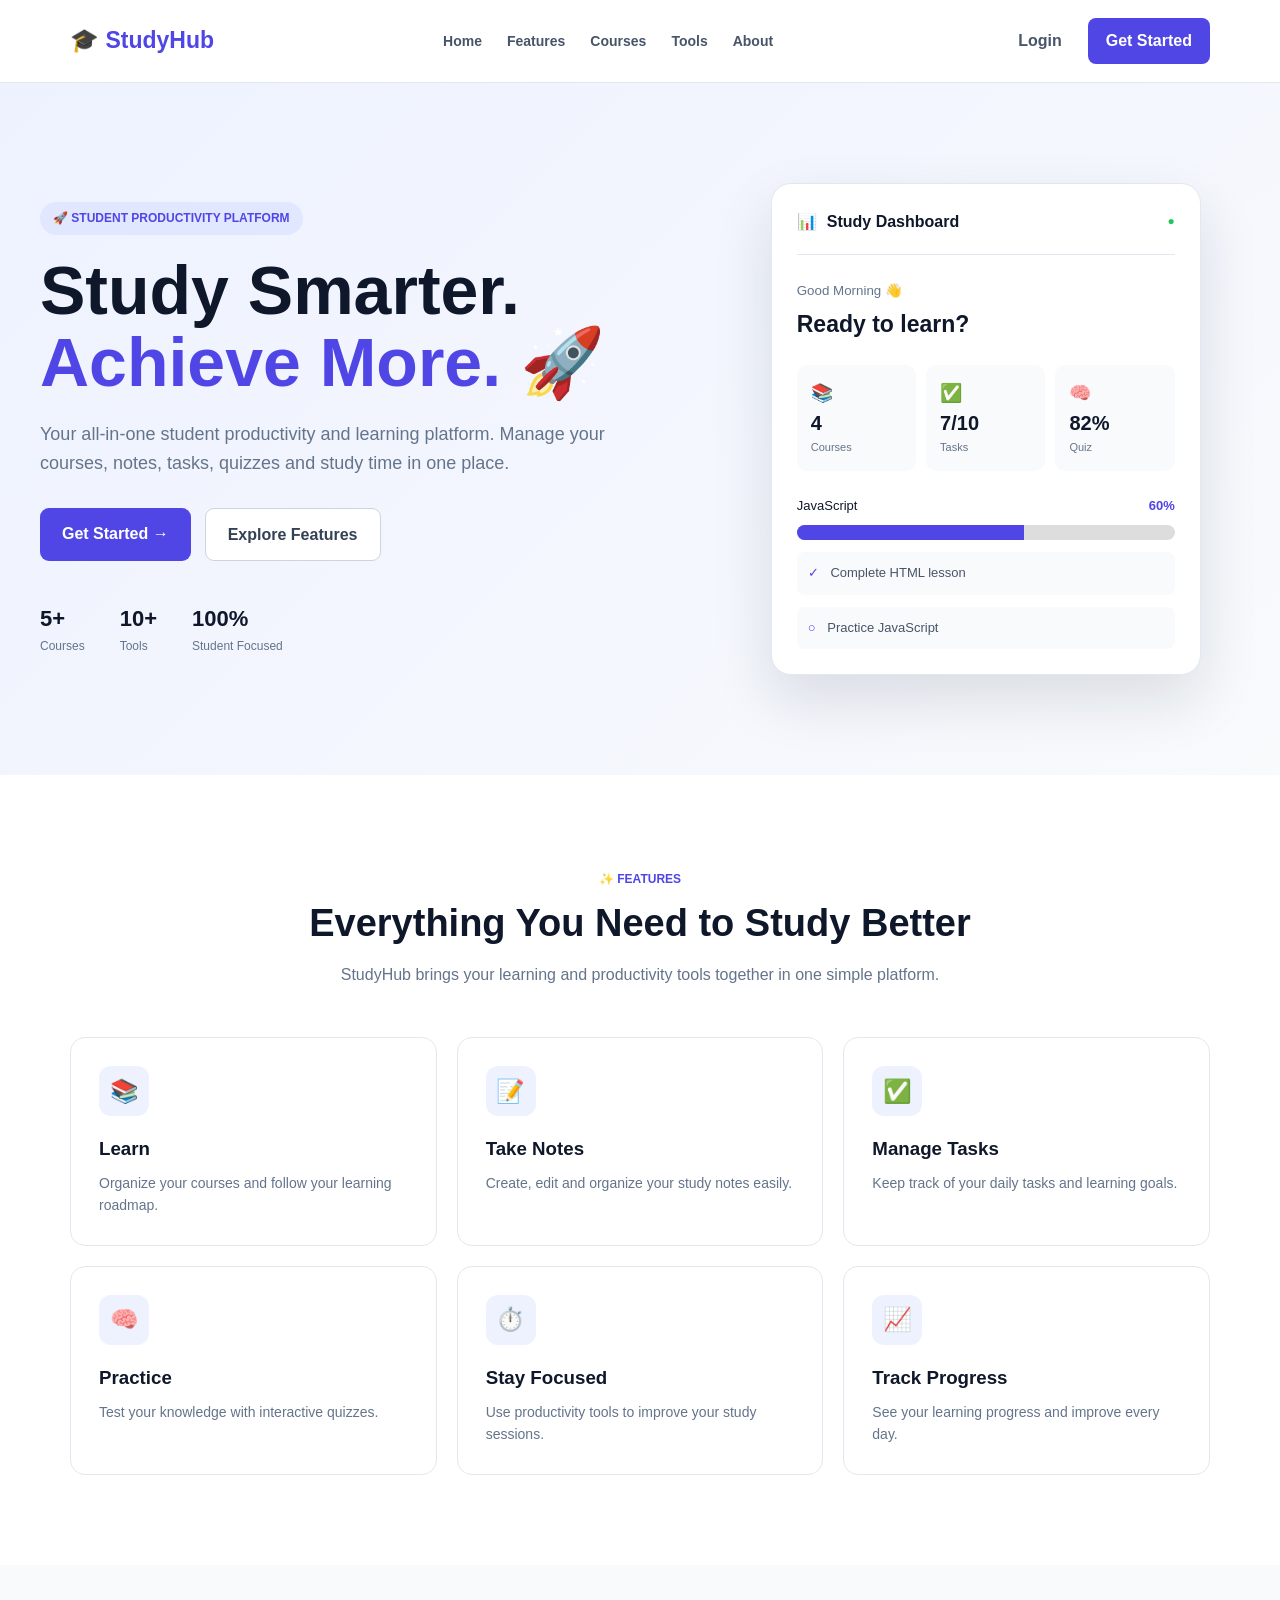
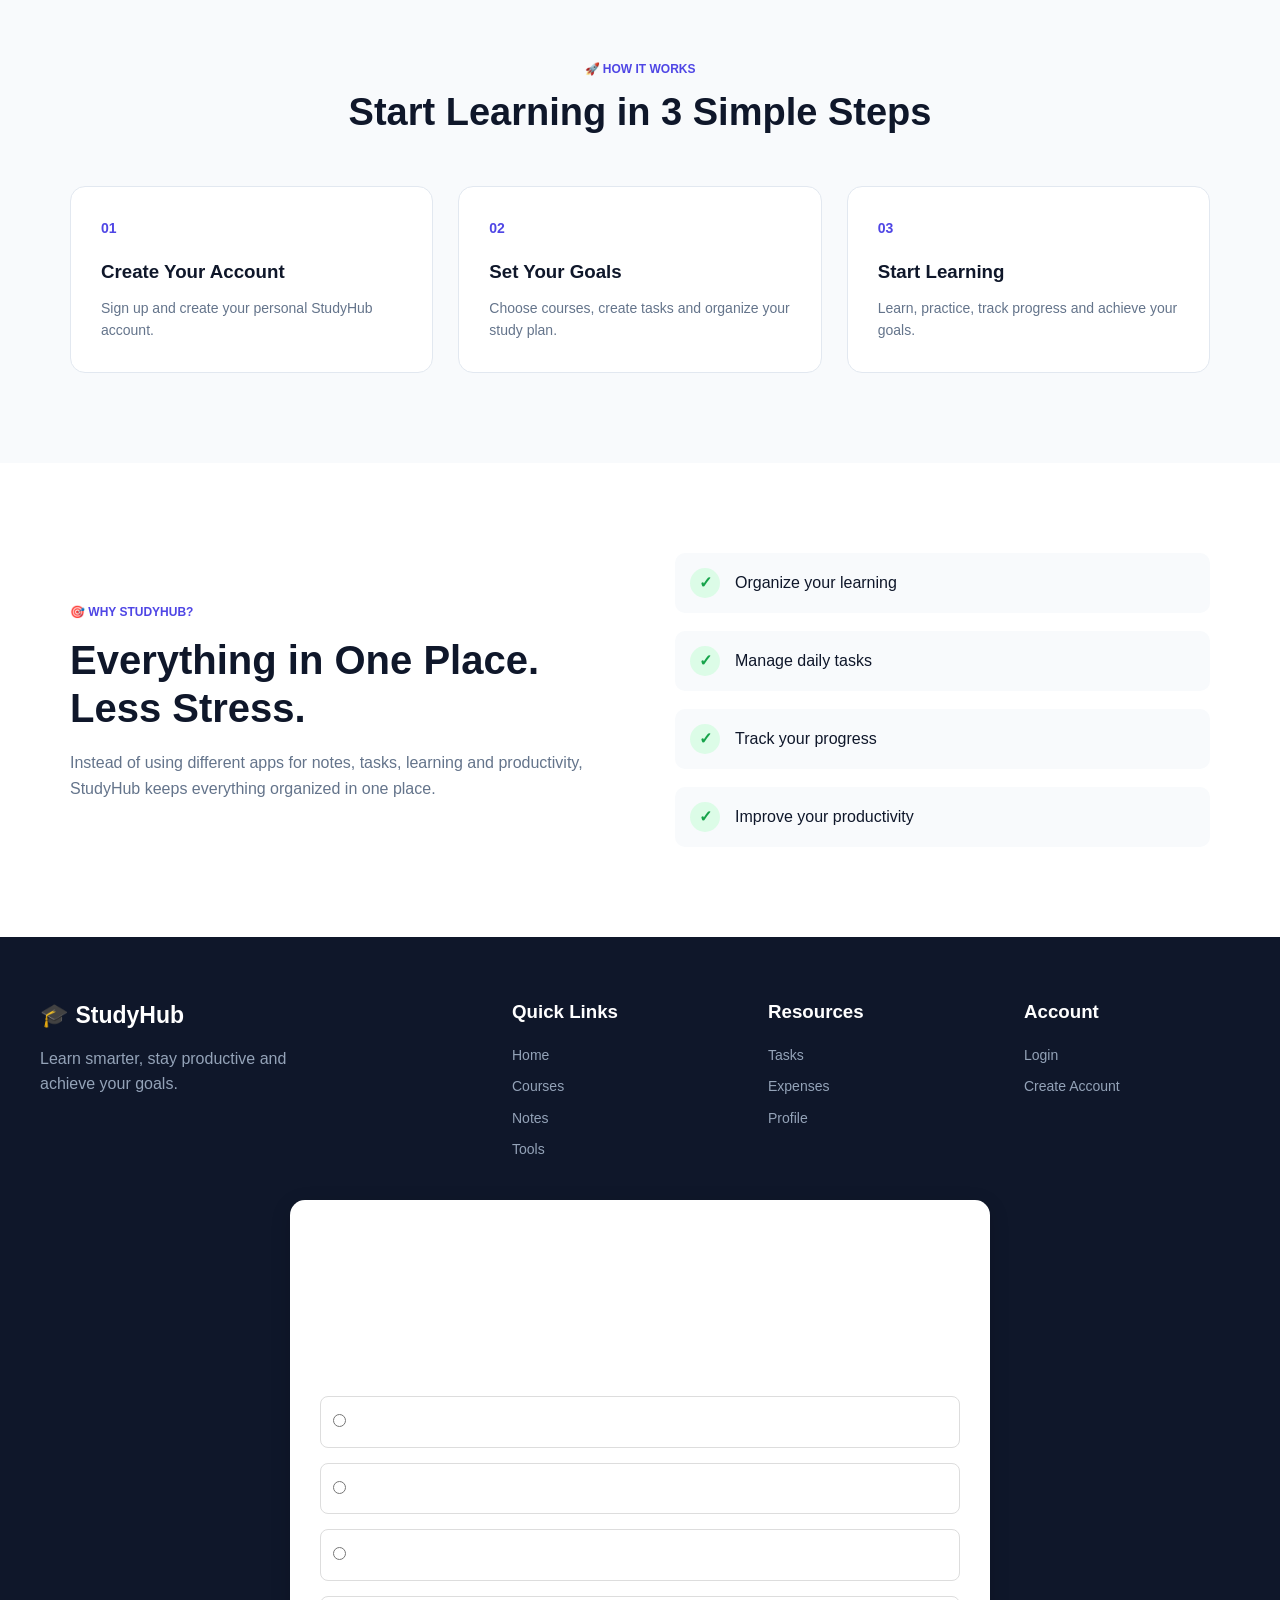
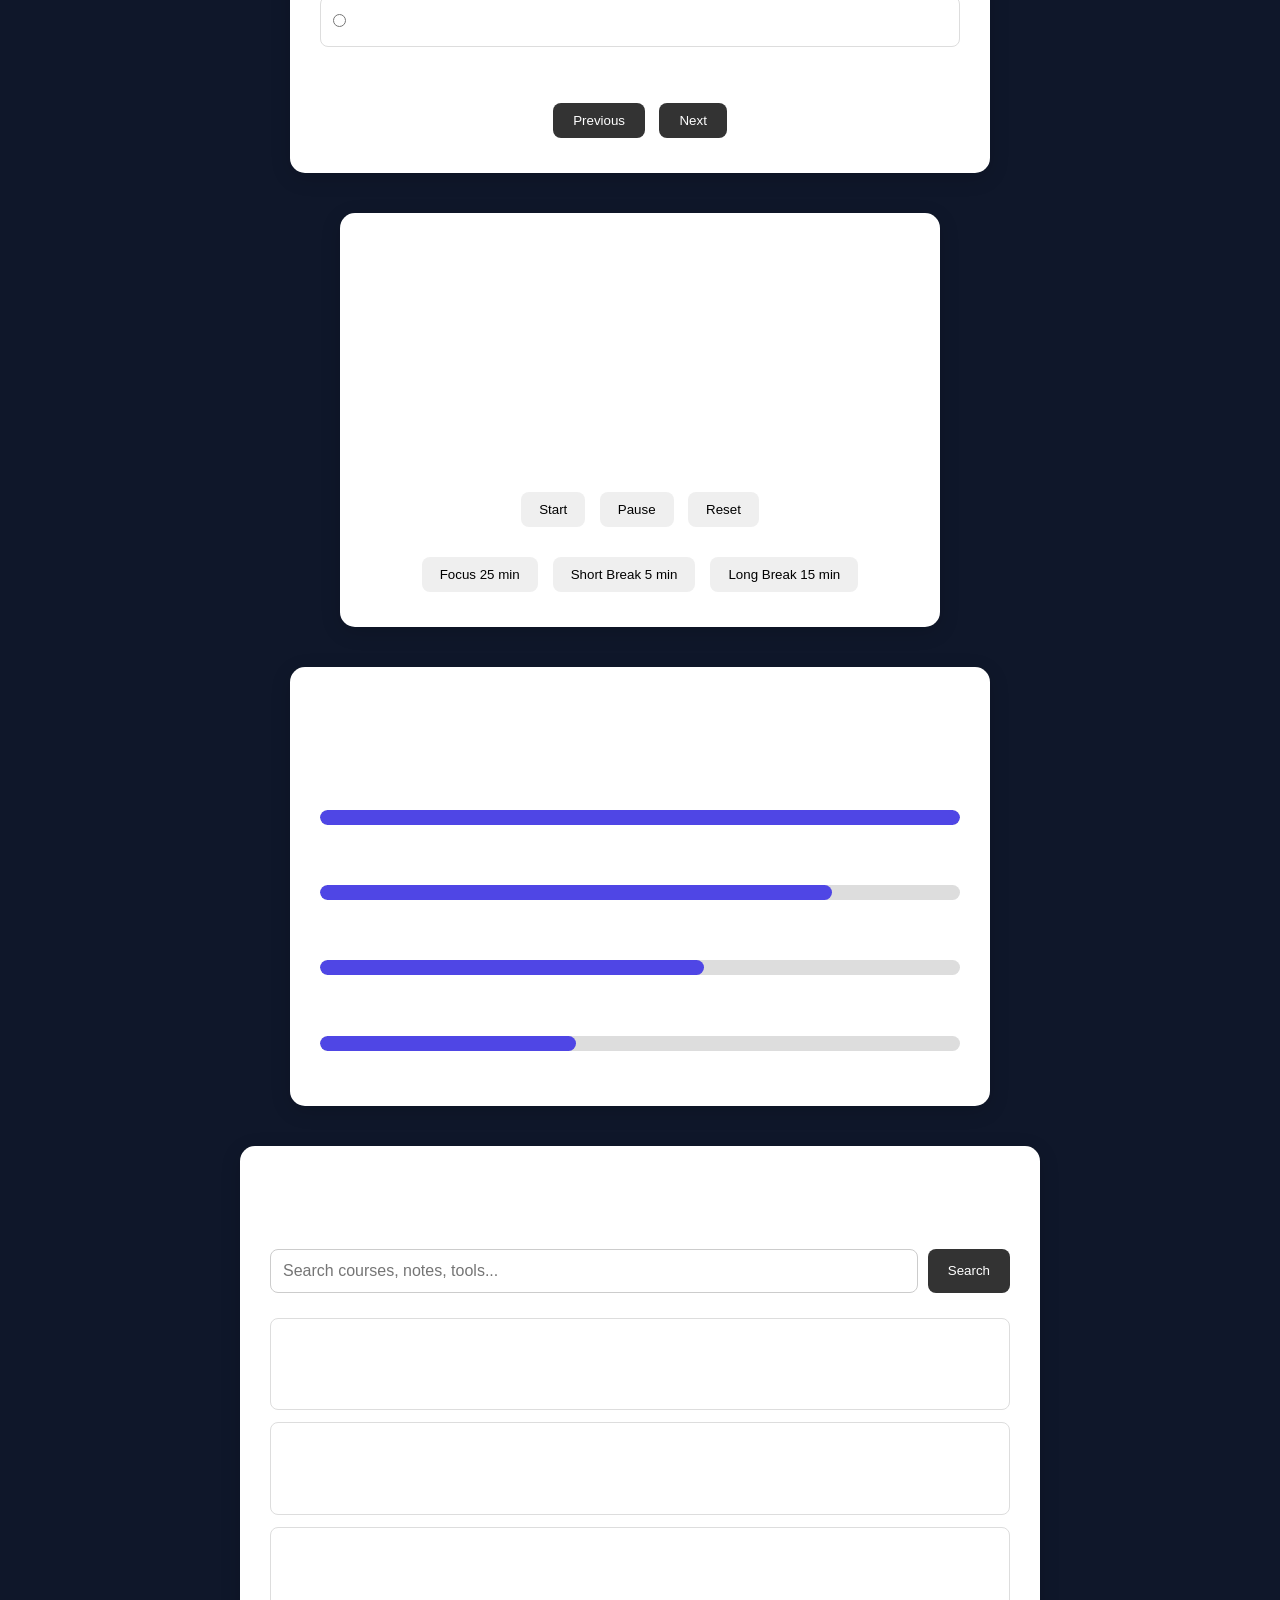
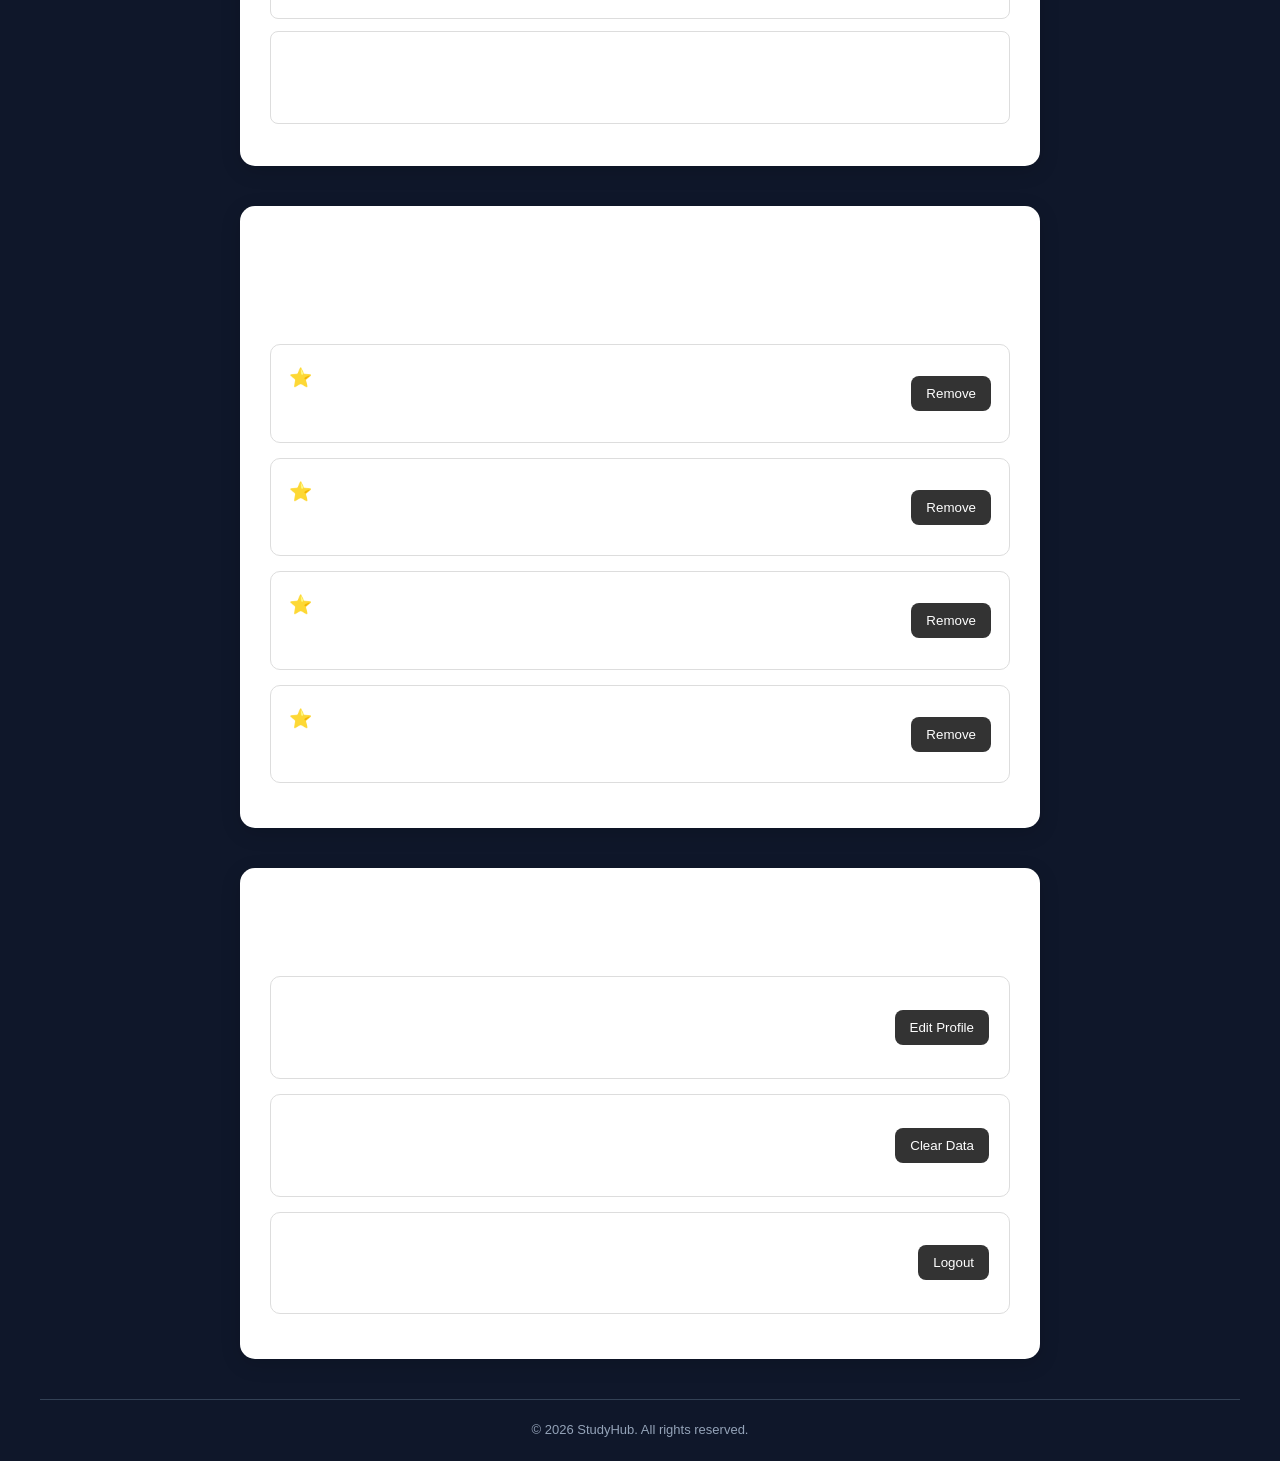
<file: index.html>
<!DOCTYPE html>
<html lang="en">

<head>

    <meta charset="UTF-8">

    <meta name="viewport"
        content="width=device-width, initial-scale=1.0">

    <title>StudyHub | Student Productivity Platform</title>

    <link rel="stylesheet"
        href="Css/style.css">

</head>


<body>


    <!-- =====================================================
         1. NAVBAR
         ===================================================== -->

    <header class="navbar">

        <div class="nav-container">

            <!-- Logo -->

            <a href="index.html"
                class="logo">

                🎓 StudyHub

            </a>


            <!-- Navigation -->

            <nav class="nav-links">

                <a href="index.html">
                    Home
                </a>

                <a href="#features">
                    Features
                </a>

                <a href="courses.html">
                    Courses
                </a>

                <a href="tools.html">
                    Tools
                </a>

                <a href="#about">
                    About
                </a>

            </nav>


            <!-- Auth Buttons -->

            <div class="nav-buttons">

                <a href="login.html"
                    class="login-btn">

                    Login

                </a>

                <a href="signup.html"
                    class="signup-btn">

                    Get Started

                </a>

            </div>

        </div>

    </header>



    <!-- =====================================================
         2. HERO SECTION
         ===================================================== -->

    <main>

        <section class="hero">

            <div class="hero-container">


                <!-- Hero Content -->

                <div class="hero-content">

                    <span class="hero-badge">

                        🚀 STUDENT PRODUCTIVITY PLATFORM

                    </span>


                    <h1>

                        Study Smarter.
                        <span>
                            Achieve More.
                        </span>
                        🚀

                    </h1>


                    <p>

                        Your all-in-one student productivity
                        and learning platform.

                        Manage your courses, notes, tasks,
                        quizzes and study time in one place.

                    </p>


                    <!-- Buttons -->

                    <div class="hero-buttons">

                        <a href="signup.html"
                            class="primary-btn">

                            Get Started →

                        </a>

                        <a href="#features"
                            class="secondary-btn">

                            Explore Features

                        </a>

                    </div>


                    <!-- Small Stats -->

                    <div class="hero-stats">

                        <div>

                            <strong>
                                5+
                            </strong>

                            <span>
                                Courses
                            </span>

                        </div>


                        <div>

                            <strong>
                                10+
                            </strong>

                            <span>
                                Tools
                            </span>

                        </div>


                        <div>

                            <strong>
                                100%
                            </strong>

                            <span>
                                Student Focused
                            </span>

                        </div>

                    </div>

                </div>



                <!-- Hero Dashboard Preview -->

                <div class="hero-preview">

                    <div class="preview-card">

                        <div class="preview-top">

                            <div>

                                <span>
                                    📊
                                </span>

                                <strong>
                                    Study Dashboard
                                </strong>

                            </div>

                            <span>
                                ●
                            </span>

                        </div>


                        <div class="preview-welcome">

                            <small>
                                Good Morning 👋
                            </small>

                            <h3>
                                Ready to learn?
                            </h3>

                        </div>


                        <div class="preview-stats">

                            <div>

                                <span>
                                    📚
                                </span>

                                <strong>
                                    4
                                </strong>

                                <small>
                                    Courses
                                </small>

                            </div>


                            <div>

                                <span>
                                    ✅
                                </span>

                                <strong>
                                    7/10
                                </strong>

                                <small>
                                    Tasks
                                </small>

                            </div>


                            <div>

                                <span>
                                    🧠
                                </span>

                                <strong>
                                    82%
                                </strong>

                                <small>
                                    Quiz
                                </small>

                            </div>

                        </div>


                        <div class="preview-progress">

                            <div class="progress-heading">

                                <span>
                                    JavaScript
                                </span>

                                <strong>
                                    60%
                                </strong>

                            </div>

                            <div class="progress-bar">

                                <div
                                    style="width: 60%;">
                                </div>

                            </div>

                        </div>


                        <div class="preview-task">

                            <span>
                                ✓
                            </span>

                            Complete HTML lesson

                        </div>


                        <div class="preview-task">

                            <span>
                                ○
                            </span>

                            Practice JavaScript

                        </div>

                    </div>

                </div>

            </div>

        </section>



        <!-- =====================================================
             3. FEATURES SECTION
             ===================================================== -->

        <section class="features-section"
            id="features">

            <div class="section-container">


                <div class="section-heading">

                    <span>
                        ✨ FEATURES
                    </span>

                    <h2>
                        Everything You Need
                        to Study Better
                    </h2>

                    <p>
                        StudyHub brings your learning
                        and productivity tools together
                        in one simple platform.
                    </p>

                </div>


                <div class="features-grid">


                    <div class="feature-card">

                        <div class="feature-icon">
                            📚
                        </div>

                        <h3>
                            Learn
                        </h3>

                        <p>
                            Organize your courses and
                            follow your learning roadmap.
                        </p>

                    </div>


                    <div class="feature-card">

                        <div class="feature-icon">
                            📝
                        </div>

                        <h3>
                            Take Notes
                        </h3>

                        <p>
                            Create, edit and organize
                            your study notes easily.
                        </p>

                    </div>


                    <div class="feature-card">

                        <div class="feature-icon">
                            ✅
                        </div>

                        <h3>
                            Manage Tasks
                        </h3>

                        <p>
                            Keep track of your daily
                            tasks and learning goals.
                        </p>

                    </div>


                    <div class="feature-card">

                        <div class="feature-icon">
                            🧠
                        </div>

                        <h3>
                            Practice
                        </h3>

                        <p>
                            Test your knowledge with
                            interactive quizzes.
                        </p>

                    </div>


                    <div class="feature-card">

                        <div class="feature-icon">
                            ⏱️
                        </div>

                        <h3>
                            Stay Focused
                        </h3>

                        <p>
                            Use productivity tools to
                            improve your study sessions.
                        </p>

                    </div>


                    <div class="feature-card">

                        <div class="feature-icon">
                            📈
                        </div>

                        <h3>
                            Track Progress
                        </h3>

                        <p>
                            See your learning progress
                            and improve every day.
                        </p>

                    </div>

                </div>

            </div>

        </section>



        <!-- =====================================================
             4. HOW IT WORKS
             ===================================================== -->

        <section class="how-section">

            <div class="section-container">


                <div class="section-heading">

                    <span>
                        🚀 HOW IT WORKS
                    </span>

                    <h2>
                        Start Learning in 3 Simple Steps
                    </h2>

                </div>


                <div class="steps-grid">


                    <div class="step-card">

                        <div class="step-number">
                            01
                        </div>

                        <h3>
                            Create Your Account
                        </h3>

                        <p>
                            Sign up and create your
                            personal StudyHub account.
                        </p>

                    </div>


                    <div class="step-card">

                        <div class="step-number">
                            02
                        </div>

                        <h3>
                            Set Your Goals
                        </h3>

                        <p>
                            Choose courses, create tasks
                            and organize your study plan.
                        </p>

                    </div>


                    <div class="step-card">

                        <div class="step-number">
                            03
                        </div>

                        <h3>
                            Start Learning
                        </h3>

                        <p>
                            Learn, practice, track progress
                            and achieve your goals.
                        </p>

                    </div>

                </div>

            </div>

        </section>



        <!-- =====================================================
             5. BENEFITS
             ===================================================== -->

        <section class="benefits-section"
            id="about">

            <div class="section-container">

                <div class="benefits-content">

                    <div>

                        <span class="section-label">
                            🎯 WHY STUDYHUB?
                        </span>

                        <h2>
                            Everything in One Place.
                            Less Stress.
                        </h2>

                        <p>
                            Instead of using different apps
                            for notes, tasks, learning and
                            productivity, StudyHub keeps
                            everything organized in one place.
                        </p>

                    </div>


                    <div class="benefits-list">

                        <div>
                            <span>✓</span>
                            <p>
                                Organize your learning
                            </p>
                        </div>

                        <div>
                            <span>✓</span>
                            <p>
                                Manage daily tasks
                            </p>
                        </div>

                        <div>
                            <span>✓</span>
                            <p>
                                Track your progress
                            </p>
                        </div>

                        <div>
                            <span>✓</span>
                            <p>
                                Improve your productivity
                            </p>
                        </div>

                    </div>

                </div>

            </div>

        </section>

    </main>



    <!-- =====================================================
         6. FOOTER
         ===================================================== -->

    <footer class="footer">

        <div class="footer-container">


            <div class="footer-brand">

                <a href="index.html"
                    class="logo">

                    🎓 StudyHub

                </a>

                <p>
                    Learn smarter, stay productive
                    and achieve your goals.
                </p>

            </div>


            <div class="footer-links">

                <h3>
                    Quick Links
                </h3>

                <a href="index.html">
                    Home
                </a>

                <a href="courses.html">
                    Courses
                </a>

                <a href="notes.html">
                    Notes
                </a>

                <a href="tools.html">
                    Tools
                </a>

            </div>


            <div class="footer-links">

                <h3>
                    Resources
                </h3>

                <a href="tasks.html">
                    Tasks
                </a>

                <a href="expenses.html">
                    Expenses
                </a>

                <a href="profile.html">
                    Profile
                </a>

            </div>


            <div class="footer-links">

                <h3>
                    Account
                </h3>

                <a href="login.html">
                    Login
                </a>

                <a href="signup.html">
                    Create Account
                </a>

            </div>

        </div>

    </div>

</section>



    <!-- =====================================================
         3. STUDENT DASHBOARD
         ===================================================== -->

    <!-- Is section ka complete code next step mein add hoga -->



    <!-- =====================================================
         4. LEARNING / COURSES
         ===================================================== -->

    <!-- Is section ka complete code next step mein add hoga -->



    <!-- =====================================================
         5. COURSE ROADMAP
         ===================================================== -->

    <!-- Is section ka complete code next step mein add hoga -->



    <!-- =====================================================
         6. NOTES MANAGER
         ===================================================== -->

    <!-- Is section ka complete code next step mein add hoga -->



    <!-- =====================================================
         7. TODO / TASK MANAGER
         ===================================================== -->

    <!-- Is section ka complete code next step mein add hoga -->



    <!-- =====================================================
         8. QUIZ SYSTEM - HARIS
         ===================================================== -->
         
     <div class="quiz-section">

    <h2>JavaScript Quiz</h2>

    <p id="question-number">Question 1 / 5</p>

    <h3 id="question">Question will appear here</h3>

    <div class="quiz-options">

        <label>
            <input type="radio" name="answer" value="var">
            <span id="option1">var</span>
        </label>

        <label>
            <input type="radio" name="answer" value="let">
            <span id="option2">let</span>
        </label>

        <label>
            <input type="radio" name="answer" value="const">
            <span id="option3">const</span>
        </label>

        <label>
            <input type="radio" name="answer" value="static">
            <span id="option4">static</span>
        </label>

    </div>

    <p id="timer">Time: 10:00</p>

    <button type="button" id="previous">Previous</button>
    <button type="button" id="next">Next</button>

</div>
     


    <!-- =====================================================
         9. POMODORO TIMER - HARIS
         ===================================================== -->

     <div class="pomodoro-section">

    <h2>Pomodoro Timer</h2>

    <div class="timer">
        <span id="minutes">25</span>:<span id="seconds">00</span>
    </div>

    <h3 id="mode">Focus Session</h3>

    <div class="timer-buttons">
        <button type="button" id="start">Start</button>
        <button type="button" id="pause">Pause</button>
        <button type="button" id="reset">Reset</button>
    </div>

    <div class="timer-modes">

        <button type="button" id="focus">Focus 25 min</button>

        <button type="button" id="short-break">
            Short Break 5 min
        </button>

        <button type="button" id="long-break">
            Long Break 15 min
        </button>

    </div>

</div>


    <!-- =====================================================
         10. EXPENSE TRACKER
         ===================================================== -->

    <!-- Is section ka complete code next step mein add hoga -->



    <!-- =====================================================
         11. STUDY PROGRESS - HARIS
         ===================================================== -->
         
    <div class="progress-section">

    <h2>My Study Progress</h2>

    <div class="progress-item">

        <div class="progress-title">
            <span>HTML</span>
            <span id="html-percent">100%</span>
        </div>

        <div class="progress-bar">
            <div class="progress-fill" id="html-progress"></div>
        </div>

    </div>


    <div class="progress-item">

        <div class="progress-title">
            <span>CSS</span>
            <span id="css-percent">80%</span>
        </div>

        <div class="progress-bar">
            <div class="progress-fill" id="css-progress"></div>
        </div>

    </div>

    <div class="progress-item">

        <div class="progress-title">
            <span>JavaScript</span>
            <span id="javascript-percent">60%</span>
        </div>

        <div class="progress-bar">
            <div class="progress-fill" id="javascript-progress"></div>
        </div>

    </div>

    <div class="progress-item">

        <div class="progress-title">
            <span>Git & GitHub</span>
            <span id="git-percent">40%</span>
        </div>

        <div class="progress-bar">
            <div class="progress-fill" id="git-progress"></div>
        </div>

    </div>

</div>


    <!-- =====================================================
         12. AI / SMART TOOLS
         ===================================================== -->

    <!-- Is section ka complete code next step mein add hoga -->



    <!-- =====================================================
         13. SEARCH - HARIS
         ===================================================== -->

    <div class="search-section">
    <h2>Search</h2>

    <div class="search-box">
        <input
            type="text"
            id="search-input"
            placeholder="Search courses, notes, tools..."
        >
        <button type="button" id="search-button">
            Search
        </button>
    </div>

    <div id="search-results">
        <div class="search-item">
            <h3>JavaScript Course</h3>
            <p>Learn JavaScript from basic to advanced.</p>
        </div>

        <div class="search-item">
            <h3>JavaScript Quiz</h3>
            <p>Test your JavaScript knowledge.</p>
        </div>

        <div class="search-item">
            <h3>JavaScript Notes</h3>
            <p>Read your saved JavaScript notes.</p>
        </div>

        <div class="search-item">
            <h3>Pomodoro Timer</h3>
            <p>Use the timer for focused study.</p>
        </div>
    </div>
</div>
    

    <!-- =====================================================
         14. FAVORITES / BOOKMARKS - HARIS
         ===================================================== -->

    <div class="favorites-section">

    <h2>My Favorites</h2>

    <p>Save your important courses, notes and tools here.</p>

    <div class="favorites-list">
        <div class="favorite-item">
            <div>
                <h3>⭐ JavaScript Roadmap</h3>
                <p>Learn JavaScript step by step.</p>
            </div>

            <button type="button" class="remove-favorite">
                Remove
            </button>
        </div>


        <div class="favorite-item">
            <div>
                <h3>⭐ HTML Notes</h3>
                <p>Important HTML study notes.</p>
            </div>

            <button type="button" class="remove-favorite">
                Remove
            </button>
        </div>

        <div class="favorite-item">
            <div>
                <h3>⭐ CSS Quiz</h3>
                <p>Test your CSS knowledge.</p>
            </div>

            <button type="button" class="remove-favorite">
                Remove
            </button>
        </div>

        <div class="favorite-item">
            <div>
                <h3>⭐ Pomodoro Timer</h3>
                <p>Use Pomodoro for focused study.</p>
            </div>

            <button type="button" class="remove-favorite">
                Remove
            </button>
        </div>
    </div>
</div>


    <!-- =====================================================
         15. DARK / LIGHT MODE - HARIS
         ===================================================== -->

      <!-- HARIS WILL ADD CODE HERE -->



    <!-- =====================================================
         16. NOTIFICATIONS / TOASTS - HARIS
         ===================================================== -->

    <!-- HARIS WILL ADD CODE HERE -->



    <!-- =====================================================
         17. PROFILE PAGE
         ===================================================== -->

    <!-- Is section ka complete code next step mein add hoga -->



    <!-- =====================================================
         18. SETTINGS - HARIS
         ===================================================== -->

    <!-- HARIS WILL ADD CODE HERE -->
    <div class="settings-section">

    <h2>Settings</h2>

    <div class="setting-item">

        <div>
            <h3>Profile</h3>
            <p>Manage your profile information.</p>
        </div>

        <button type="button" id="profile-button">
            Edit Profile
        </button>

    </div>


    <div class="setting-item">

        <div>
            <h3>Clear Data</h3>
            <p>Remove saved StudyHub data.</p>
        </div>

        <button type="button" id="clear-data">
            Clear Data
        </button>

    </div>


    <div class="setting-item">

        <div>
            <h3>Logout</h3>
            <p>Logout from your StudyHub account.</p>
        </div>

        <button type="button" id="logout">
            Logout
        </button>

    </div>

</div>


    <!-- =====================================================
         19. LOCALSTORAGE
         ===================================================== -->

    <!-- LocalStorage ka JavaScript different sections
         ke andar use hoga -->
  
        <div class="footer-bottom">

            <p>
                © 2026 StudyHub.
                All rights reserved.
            </p>

        </div>

    </footer>



    <!-- JavaScript -->

    <script src="js/script.js"></script>

</body>

</html>
</file>
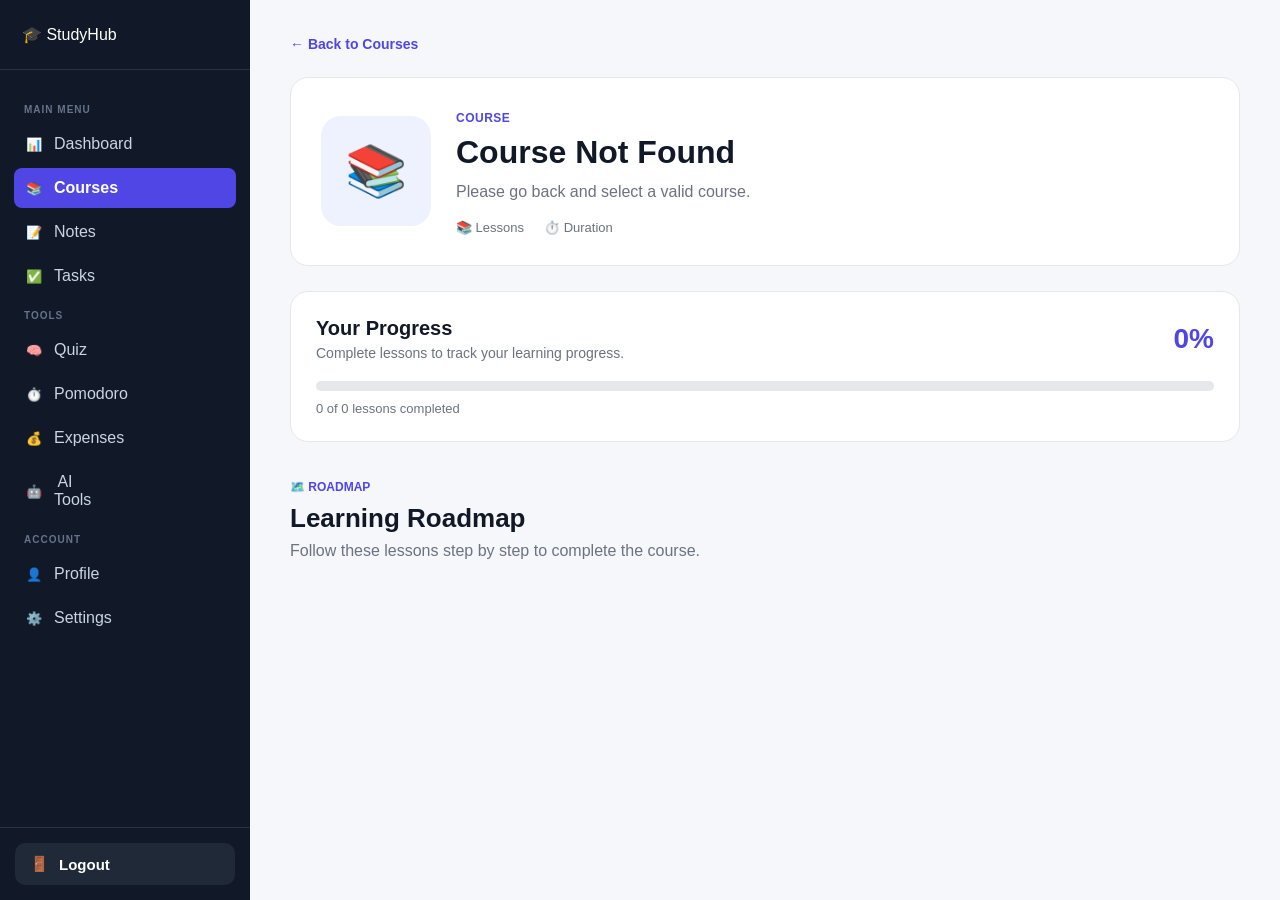
<file: course-details.html>
<!DOCTYPE html>
<html lang="en">

<head>

    <meta charset="UTF-8">

    <meta name="viewport"
        content="width=device-width, initial-scale=1.0">

    <title>Course Roadmap | StudyHub</title>

    <!-- Dashboard CSS -->
    <link rel="stylesheet"
        href="./Css/dashboard.css">

    <!-- Course Details CSS -->
    <link rel="stylesheet"
        href="./Css/course-details.css">

</head>


<body>


    <!-- =====================================================
         SIDEBAR
         ===================================================== -->

    <aside class="sidebar">


        <!-- Logo -->

        <div class="sidebar-logo">

            🎓 StudyHub

        </div>


        <!-- Navigation -->

        <nav class="sidebar-nav">


            <div class="nav-title">
                MAIN MENU
            </div>


            <a href="dashboard.html"
                class="nav-link">

                📊
                <span>Dashboard</span>

            </a>


            <a href="courses.html"
                class="nav-link active">

                📚
                <span>Courses</span>

            </a>


            <a href="notes.html"
                class="nav-link">

                📝
                <span>Notes</span>

            </a>


            <a href="tasks.html"
                class="nav-link">

                ✅
                <span>Tasks</span>

            </a>


            <div class="nav-title">
                TOOLS
            </div>


            <!-- Haris -->

            <a href="quiz.html"
                class="nav-link">

                🧠
                <span>Quiz</span>

            </a>


            <!-- Haris -->

            <a href="pomodoro.html"
                class="nav-link">

                ⏱️
                <span>Pomodoro</span>

            </a>


            <a href="expenses.html"
                class="nav-link">

                💰
                <span>Expenses</span>

            </a>


            <a href="tools.html"
                class="nav-link">

                🤖
                <span>AI Tools</span>

            </a>


            <div class="nav-title">
                ACCOUNT
            </div>


            <a href="profile.html"
                class="nav-link">

                👤
                <span>Profile</span>

            </a>


            <!-- Haris -->

            <a href="settings.html"
                class="nav-link">

                ⚙️
                <span>Settings</span>

            </a>


        </nav>


        <!-- Logout -->

        <div class="sidebar-bottom">

            <button
                id="logoutBtn"
                class="logout-btn">

                🚪
                <span>Logout</span>

            </button>

        </div>


    </aside>



    <!-- =====================================================
         MAIN CONTENT
         ===================================================== -->

    <main class="course-details-main">


        <!-- Back Button -->

        <a href="courses.html"
            class="back-courses">

            ← Back to Courses

        </a>



        <!-- =================================================
             COURSE HEADER
             ================================================= -->

        <section class="course-details-header">


            <div class="course-large-icon"
                id="courseIcon">

                📚

            </div>


            <div class="course-header-info">

                <span
                    class="course-category"
                    id="courseCategory">

                    COURSE

                </span>


                <h1 id="courseTitle">

                    Course Roadmap

                </h1>


                <p id="courseDescription">

                    Start learning and improve
                    your skills step by step.

                </p>


                <div class="course-meta">

                    <span id="lessonCount">
                        📚 Lessons
                    </span>

                    <span id="courseDuration">
                        ⏱️ Duration
                    </span>

                </div>

            </div>

        </section>



        <!-- =================================================
             COURSE PROGRESS
             ================================================= -->

        <section class="roadmap-progress-card">


            <div class="progress-heading">

                <div>

                    <h2>
                        Your Progress
                    </h2>

                    <p>
                        Complete lessons to track
                        your learning progress.
                    </p>

                </div>


                <strong id="progressPercentage">
                    0%
                </strong>

            </div>


            <div class="roadmap-progress-bar">

                <div
                    id="roadmapProgressFill"
                    class="roadmap-progress-fill">

                </div>

            </div>


            <p class="completed-text">

                <span id="completedLessons">
                    0
                </span>

                of

                <span id="totalLessons">
                    0
                </span>

                lessons completed

            </p>

        </section>



        <!-- =================================================
             ROADMAP
             ================================================= -->

        <section class="roadmap-section">


            <div class="section-heading">

                <span class="section-badge">
                    🗺️ ROADMAP
                </span>


                <h2>
                    Learning Roadmap
                </h2>


                <p>
                    Follow these lessons step by step
                    to complete the course.
                </p>

            </div>



            <!-- Lessons will come from JavaScript -->

            <div
                id="roadmapContainer"
                class="roadmap-container">

            </div>


        </section>


    </main>



    <!-- JavaScript -->

    <script src="./js/course-details.js"></script>

</body>

</html>
</file>
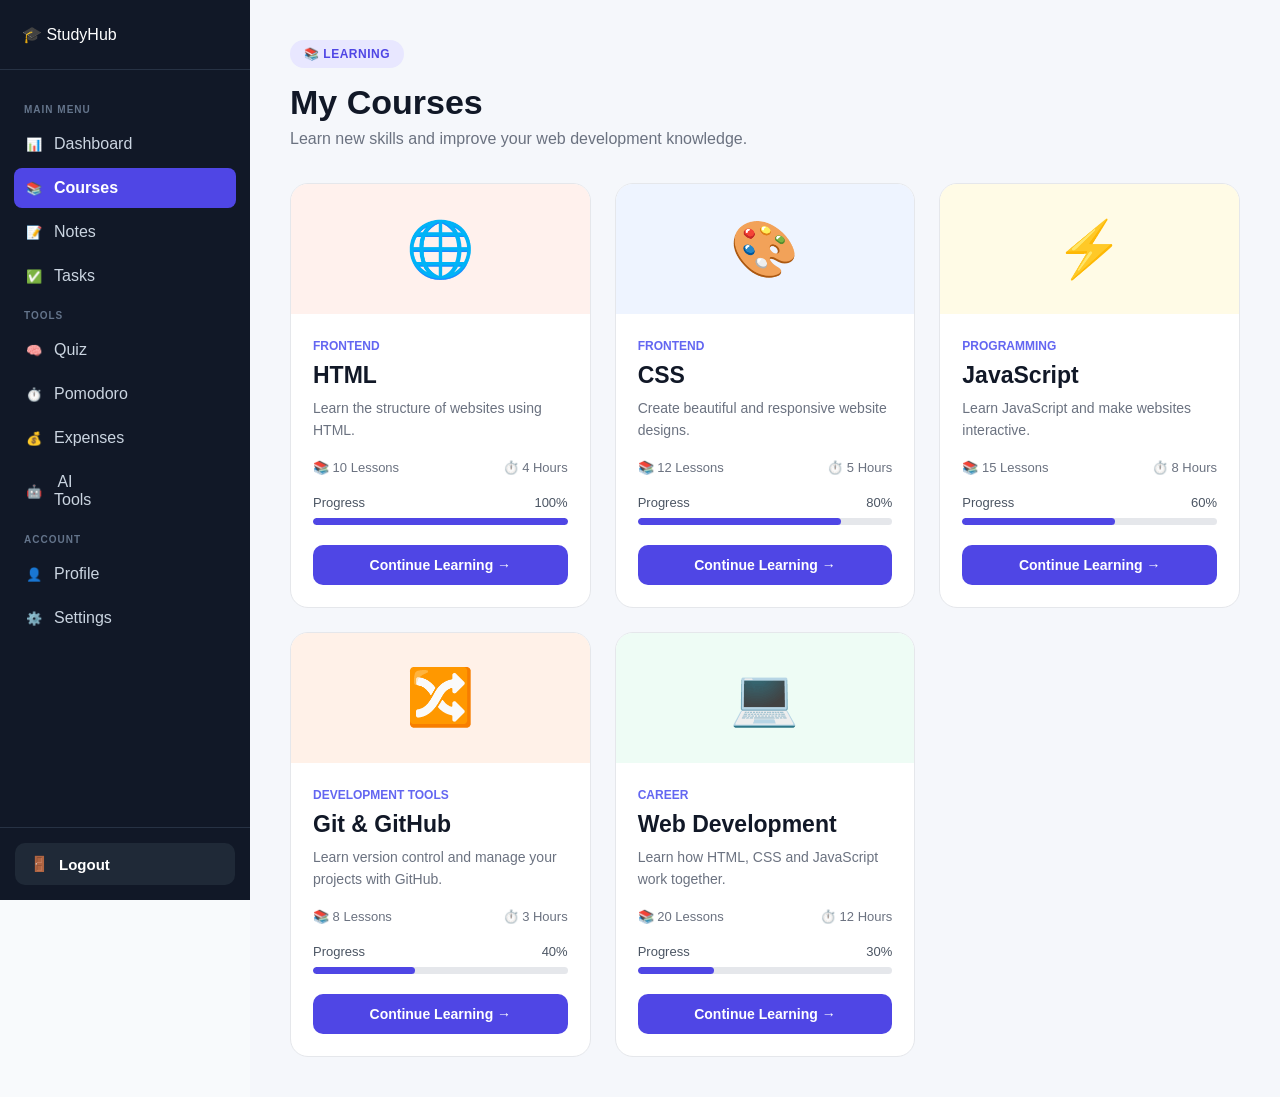
<file: courses.html>
<!DOCTYPE html>
<html lang="en">

<head>

    <meta charset="UTF-8">

    <meta name="viewport"
        content="width=device-width, initial-scale=1.0">

    <title>Courses | StudyHub</title>

    <!-- Dashboard CSS -->
    <link rel="stylesheet"
        href="Css/dashboard.css">

    <!-- Courses CSS -->
    <link rel="stylesheet"
        href="Css/courses.css">

</head>


<body>


    <!-- =====================================================
         SIDEBAR
         ===================================================== -->

    <aside class="sidebar">


        <!-- Logo -->

        <div class="sidebar-logo">

            🎓 StudyHub

        </div>


        <!-- Navigation -->

        <nav class="sidebar-nav">


            <div class="nav-title">
                MAIN MENU
            </div>


            <a href="dashboard.html"
                class="nav-link">

                📊
                <span>Dashboard</span>

            </a>


            <a href="courses.html"
                class="nav-link active">

                📚
                <span>Courses</span>

            </a>


            <a href="notes.html"
                class="nav-link">

                📝
                <span>Notes</span>

            </a>


            <a href="tasks.html"
                class="nav-link">

                ✅
                <span>Tasks</span>

            </a>


            <div class="nav-title">
                TOOLS
            </div>


            <!-- Haris ka section -->

            <a href="quiz.html"
                class="nav-link">

                🧠
                <span>Quiz</span>

            </a>


            <!-- Haris ka section -->

            <a href="pomodoro.html"
                class="nav-link">

                ⏱️
                <span>Pomodoro</span>

            </a>


            <a href="expenses.html"
                class="nav-link">

                💰
                <span>Expenses</span>

            </a>


            <a href="tools.html"
                class="nav-link">

                🤖
                <span>AI Tools</span>

            </a>


            <div class="nav-title">
                ACCOUNT
            </div>


            <a href="profile.html"
                class="nav-link">

                👤
                <span>Profile</span>

            </a>


            <!-- Haris ka section -->

            <a href="settings.html"
                class="nav-link">

                ⚙️
                <span>Settings</span>

            </a>


        </nav>


        <!-- Logout -->

        <div class="sidebar-bottom">

            <button
                id="logoutBtn"
                class="logout-btn">

                🚪
                <span>Logout</span>

            </button>

        </div>


    </aside>



    <!-- =====================================================
         MAIN CONTENT
         ===================================================== -->

    <main class="courses-main">


        <!-- Page Header -->

        <section class="courses-header">

            <div>

                <span class="courses-badge">
                    📚 LEARNING
                </span>

                <h1>
                    My Courses
                </h1>

                <p>
                    Learn new skills and improve your
                    web development knowledge.
                </p>

            </div>

        </section>



        <!-- =================================================
             COURSE CARDS
             ================================================= -->

        <section class="courses-section">


            <div class="courses-grid">


                <!-- =========================================
                     HTML COURSE
                     ========================================= -->

                <article class="course-card">

                    <div class="course-icon html-icon">
                        🌐
                    </div>


                    <div class="course-content">

                        <span class="course-category">
                            Frontend
                        </span>


                        <h2>
                            HTML
                        </h2>


                        <p>
                            Learn the structure of websites
                            using HTML.
                        </p>


                        <div class="course-info">

                            <span>
                                📚 10 Lessons
                            </span>

                            <span>
                                ⏱️ 4 Hours
                            </span>

                        </div>


                        <div class="course-progress">

                            <div class="progress-top">

                                <span>
                                    Progress
                                </span>

                                <span>
                                    100%
                                </span>

                            </div>


                            <div class="progress-bar">

                                <div
                                    class="progress-fill"
                                    style="width: 100%;">
                                </div>

                            </div>

                        </div>


                        <button
                            class="continue-btn"
                            data-course="html">

                            Continue Learning →

                        </button>

                    </div>

                </article>



                <!-- =========================================
                     CSS COURSE
                     ========================================= -->

                <article class="course-card">

                    <div class="course-icon css-icon">
                        🎨
                    </div>


                    <div class="course-content">

                        <span class="course-category">
                            Frontend
                        </span>


                        <h2>
                            CSS
                        </h2>


                        <p>
                            Create beautiful and responsive
                            website designs.
                        </p>


                        <div class="course-info">

                            <span>
                                📚 12 Lessons
                            </span>

                            <span>
                                ⏱️ 5 Hours
                            </span>

                        </div>


                        <div class="course-progress">

                            <div class="progress-top">

                                <span>
                                    Progress
                                </span>

                                <span>
                                    80%
                                </span>

                            </div>


                            <div class="progress-bar">

                                <div
                                    class="progress-fill"
                                    style="width: 80%;">
                                </div>

                            </div>

                        </div>


                        <button
                            class="continue-btn"
                            data-course="css">

                            Continue Learning →

                        </button>

                    </div>

                </article>



                <!-- =========================================
                     JAVASCRIPT COURSE
                     ========================================= -->

                <article class="course-card">

                    <div class="course-icon js-icon">
                        ⚡
                    </div>


                    <div class="course-content">

                        <span class="course-category">
                            Programming
                        </span>


                        <h2>
                            JavaScript
                        </h2>


                        <p>
                            Learn JavaScript and make websites
                            interactive.
                        </p>


                        <div class="course-info">

                            <span>
                                📚 15 Lessons
                            </span>

                            <span>
                                ⏱️ 8 Hours
                            </span>

                        </div>


                        <div class="course-progress">

                            <div class="progress-top">

                                <span>
                                    Progress
                                </span>

                                <span>
                                    60%
                                </span>

                            </div>


                            <div class="progress-bar">

                                <div
                                    class="progress-fill"
                                    style="width: 60%;">
                                </div>

                            </div>

                        </div>


                        <button
                            class="continue-btn"
                            data-course="javascript">

                            Continue Learning →

                        </button>

                    </div>

                </article>



                <!-- =========================================
                     GIT COURSE
                     ========================================= -->

                <article class="course-card">

                    <div class="course-icon git-icon">
                        🔀
                    </div>


                    <div class="course-content">

                        <span class="course-category">
                            Development Tools
                        </span>


                        <h2>
                            Git & GitHub
                        </h2>


                        <p>
                            Learn version control and manage
                            your projects with GitHub.
                        </p>


                        <div class="course-info">

                            <span>
                                📚 8 Lessons
                            </span>

                            <span>
                                ⏱️ 3 Hours
                            </span>

                        </div>


                        <div class="course-progress">

                            <div class="progress-top">

                                <span>
                                    Progress
                                </span>

                                <span>
                                    40%
                                </span>

                            </div>


                            <div class="progress-bar">

                                <div
                                    class="progress-fill"
                                    style="width: 40%;">
                                </div>

                            </div>

                        </div>


                        <button
                            class="continue-btn"
                            data-course="git">

                            Continue Learning →

                        </button>

                    </div>

                </article>



                <!-- =========================================
                     WEB DEVELOPMENT COURSE
                     ========================================= -->

                <article class="course-card">

                    <div class="course-icon web-icon">
                        💻
                    </div>


                    <div class="course-content">

                        <span class="course-category">
                            Career
                        </span>


                        <h2>
                            Web Development
                        </h2>


                        <p>
                            Learn how HTML, CSS and JavaScript
                            work together.
                        </p>


                        <div class="course-info">

                            <span>
                                📚 20 Lessons
                            </span>

                            <span>
                                ⏱️ 12 Hours
                            </span>

                        </div>


                        <div class="course-progress">

                            <div class="progress-top">

                                <span>
                                    Progress
                                </span>

                                <span>
                                    30%
                                </span>

                            </div>


                            <div class="progress-bar">

                                <div
                                    class="progress-fill"
                                    style="width: 30%;">
                                </div>

                            </div>

                        </div>


                        <button
                            class="continue-btn"
                            data-course="web-development">

                            Continue Learning →

                        </button>

                    </div>

                </article>


            </div>

        </section>


    </main>



    <!-- =====================================================
         JAVASCRIPT
         ===================================================== -->

    <script src="js/courses.js"></script>

</body>

</html>
</file>
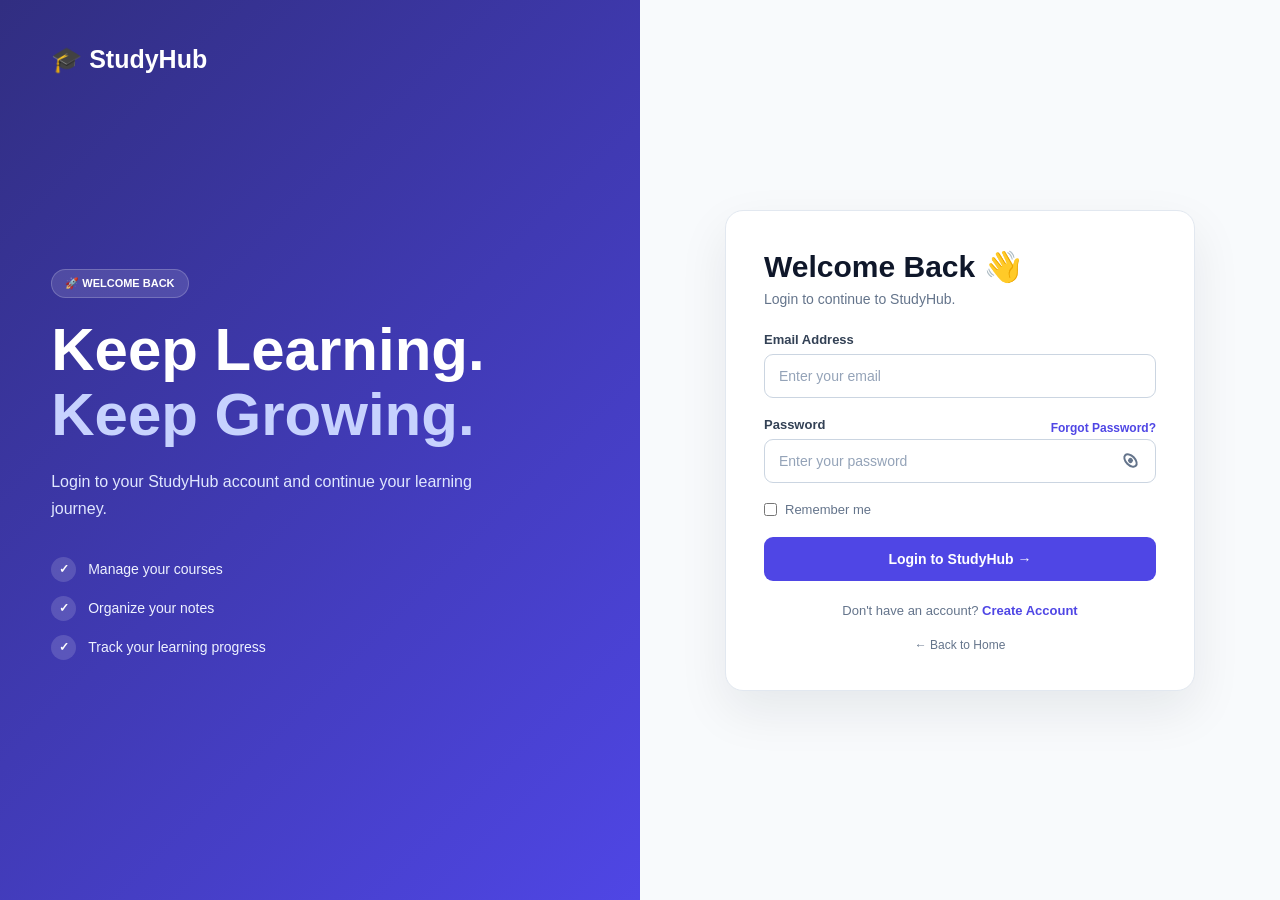
<file: dashboard.html>
<!DOCTYPE html>
<html lang="en">

<head>

    <meta charset="UTF-8">

    <meta name="viewport"
        content="width=device-width, initial-scale=1.0">

    <title>Dashboard | StudyHub</title>

    <link rel="stylesheet"
        href="Css/dashboard.css">

</head>


<body>


    <!-- =====================================================
         DASHBOARD WRAPPER
         ===================================================== -->

    <div class="dashboard-wrapper">


        <!-- =================================================
             SIDEBAR
             ================================================= -->

        <aside class="sidebar">


            <!-- Logo -->

            <div class="sidebar-logo">

                <a href="index.html">

                    🎓
                    <span>StudyHub</span>

                </a>

            </div>



            <!-- Navigation -->

            <nav class="sidebar-nav">


                <p class="nav-title">
                    MAIN MENU
                </p>


                <a href="dashboard.html"
                    class="nav-link active">

                    <span>📊</span>
                    Dashboard

                </a>


                <a href="courses.html"
                    class="nav-link">

                    <span>📚</span>
                    Courses

                </a>


                <a href="notes.html"
                    class="nav-link">

                    <span>📝</span>
                    Notes

                </a>


                <a href="tasks.html"
                    class="nav-link">

                    <span>✅</span>
                    Tasks

                </a>


                <p class="nav-title">
                    TOOLS
                </p>


                <a href="quiz.html"
                    class="nav-link">

                    <span>🧠</span>
                    Quiz

                </a>


                <a href="pomodoro.html"
                    class="nav-link">

                    <span>⏱️</span>
                    Pomodoro

                </a>


                <a href="expenses.html"
                    class="nav-link">

                    <span>💰</span>
                    Expenses

                </a>


                <a href="tools.html"
                    class="nav-link">

                    <span>🤖</span>
                    AI Tools

                </a>


                <p class="nav-title">
                    ACCOUNT
                </p>


                <a href="profile.html"
                    class="nav-link">

                    <span>👤</span>
                    Profile

                </a>


                <a href="settings.html"
                    class="nav-link">

                    <span>⚙️</span>
                    Settings

                </a>


            </nav>



            <!-- Sidebar Bottom -->

            <div class="sidebar-bottom">


                <button
                    id="logoutBtn"
                    class="logout-btn">

                    <span>🚪</span>

                    Logout

                </button>


            </div>


        </aside>



        <!-- =================================================
             MAIN CONTENT
             ================================================= -->

        <main class="main-content">


            <!-- =============================================
                 TOP BAR
                 ============================================= -->

            <header class="topbar">


                <div class="mobile-menu">

                    <button id="menuBtn">
                        ☰
                    </button>

                </div>


                <div class="topbar-title">

                    <h1>
                        Dashboard
                    </h1>

                    <p>
                        Manage your learning journey.
                    </p>

                </div>


                <div class="topbar-right">


                    <div class="date-box">

                        📅

                        <span id="currentDate">
                            Today
                        </span>

                    </div>


                    <div class="user-mini">

                        <div class="user-avatar"
                            id="userAvatar">

                            M

                        </div>

                        <div>

                            <strong id="topUserName">
                                Student
                            </strong>

                            <small>
                                Student
                            </small>

                        </div>

                    </div>


                </div>

            </header>



            <!-- =============================================
                 WELCOME SECTION
                 ============================================= -->

            <section class="welcome-section">


                <div>

                    <span class="welcome-badge">
                        🎓 STUDYHUB DASHBOARD
                    </span>


                    <h2 id="welcomeMessage">
                        Good Morning, Student 👋
                    </h2>


                    <p>
                        Ready to learn something new today?
                        Let's make today productive.
                    </p>

                </div>


                <a href="courses.html"
                    class="primary-btn">

                    Start Learning →

                </a>


            </section>



            <!-- =============================================
                 STAT CARDS
                 ============================================= -->

            <section class="stats-grid">


                <!-- Courses -->

                <div class="stat-card">

                    <div class="stat-icon purple">
                        📚
                    </div>

                    <div class="stat-content">

                        <p>
                            Total Courses
                        </p>

                        <h3>
                            4
                        </h3>

                        <span class="stat-info">
                            Courses available
                        </span>

                    </div>

                </div>



                <!-- Tasks -->

                <div class="stat-card">

                    <div class="stat-icon green">
                        ✅
                    </div>

                    <div class="stat-content">

                        <p>
                            Tasks
                        </p>

                        <h3 id="taskCount">
                            0/0
                        </h3>

                        <span class="stat-info">
                            Completed today
                        </span>

                    </div>

                </div>



                <!-- Quiz -->

                <div class="stat-card">

                    <div class="stat-icon orange">
                        🧠
                    </div>

                    <div class="stat-content">

                        <p>
                            Quiz Average
                        </p>

                        <h3>
                            82%
                        </h3>

                        <span class="stat-info">
                            Keep improving!
                        </span>

                    </div>

                </div>



                <!-- Study Time -->

                <div class="stat-card">

                    <div class="stat-icon blue">
                        ⏱️
                    </div>

                    <div class="stat-content">

                        <p>
                            Study Time
                        </p>

                        <h3>
                            2h 35m
                        </h3>

                        <span class="stat-info">
                            Today's study time
                        </span>

                    </div>

                </div>


            </section>



            <!-- =============================================
                 DASHBOARD GRID
                 ============================================= -->

            <section class="dashboard-grid">


                <!-- =========================================
                     STUDY PROGRESS PREVIEW
                     ========================================= -->

                <div class="dashboard-card progress-card">


                    <div class="card-header">

                        <div>

                            <h3>
                                Learning Progress
                            </h3>

                            <p>
                                Your current course progress
                            </p>

                        </div>


                        <a href="courses.html">
                            View Courses
                        </a>

                    </div>



                    <!-- HTML -->

                    <div class="progress-item">

                        <div class="progress-info">

                            <span>
                                HTML
                            </span>

                            <strong>
                                100%
                            </strong>

                        </div>

                        <div class="progress-bar">

                            <div
                                class="progress-fill html-progress"
                                style="width: 100%;">

                            </div>

                        </div>

                    </div>



                    <!-- CSS -->

                    <div class="progress-item">

                        <div class="progress-info">

                            <span>
                                CSS
                            </span>

                            <strong>
                                80%
                            </strong>

                        </div>

                        <div class="progress-bar">

                            <div
                                class="progress-fill css-progress"
                                style="width: 80%;">

                            </div>

                        </div>

                    </div>



                    <!-- JavaScript -->

                    <div class="progress-item">

                        <div class="progress-info">

                            <span>
                                JavaScript
                            </span>

                            <strong>
                                60%
                            </strong>

                        </div>

                        <div class="progress-bar">

                            <div
                                class="progress-fill js-progress"
                                style="width: 60%;">

                            </div>

                        </div>

                    </div>



                    <!-- Git -->

                    <div class="progress-item">

                        <div class="progress-info">

                            <span>
                                Git & GitHub
                            </span>

                            <strong>
                                40%
                            </strong>

                        </div>

                        <div class="progress-bar">

                            <div
                                class="progress-fill git-progress"
                                style="width: 40%;">

                            </div>

                        </div>

                    </div>


                </div>



                <!-- =========================================
                     TODAY'S GOAL
                     ========================================= -->

                <div class="dashboard-card goal-card">


                    <div class="card-header">

                        <div>

                            <h3>
                                Today's Goal
                            </h3>

                            <p>
                                Keep up the good work!
                            </p>

                        </div>

                        <span class="goal-icon">
                            🎯
                        </span>

                    </div>


                    <div class="goal-circle">

                        <div>

                            <strong>
                                70%
                            </strong>

                            <span>
                                Complete
                            </span>

                        </div>

                    </div>


                    <p class="goal-text">

                        You're doing great!
                        Complete your remaining tasks
                        to reach today's goal.

                    </p>


                    <a href="tasks.html"
                        class="secondary-btn">

                        View Tasks

                    </a>


                </div>


            </section>



            <!-- =============================================
                 BOTTOM GRID
                 ============================================= -->

            <section class="bottom-grid">


                <!-- =========================================
                     TODAY'S TASKS
                     ========================================= -->

                <div class="dashboard-card tasks-card">


                    <div class="card-header">

                        <div>

                            <h3>
                                Today's Tasks
                            </h3>

                            <p>
                                Stay organized and productive
                            </p>

                        </div>


                        <a href="tasks.html">
                            View All
                        </a>

                    </div>


                    <div
                        id="dashboardTasks"
                        class="task-list">

                        <!-- Tasks JavaScript se yahan aayengi -->

                    </div>


                    <a href="tasks.html"
                        class="add-task-btn">

                        + Add New Task

                    </a>


                </div>



                <!-- =========================================
                     RECENT NOTES
                     ========================================= -->

                <div class="dashboard-card notes-card">


                    <div class="card-header">

                        <div>

                            <h3>
                                Recent Notes
                            </h3>

                            <p>
                                Your latest study notes
                            </p>

                        </div>


                        <a href="notes.html">
                            View All
                        </a>

                    </div>


                    <div class="notes-list">


                        <div class="note-item">

                            <div class="note-icon">
                                📝
                            </div>

                            <div>

                                <h4>
                                    JavaScript Functions
                                </h4>

                                <p>
                                    Learn reusable blocks of code
                                </p>

                            </div>

                        </div>



                        <div class="note-item">

                            <div class="note-icon">
                                📄
                            </div>

                            <div>

                                <h4>
                                    HTML Forms
                                </h4>

                                <p>
                                    Important form elements
                                </p>

                            </div>

                        </div>



                        <div class="note-item">

                            <div class="note-icon">
                                🎨
                            </div>

                            <div>

                                <h4>
                                    CSS Flexbox
                                </h4>

                                <p>
                                    Flexbox layout basics
                                </p>

                            </div>

                        </div>


                    </div>


                </div>


            </section>



            <!-- =============================================
                 QUICK ACTIONS
                 ============================================= -->

            <section class="dashboard-card quick-actions-card">


                <div class="card-header">

                    <div>

                        <h3>
                            Quick Actions
                        </h3>

                        <p>
                            Quickly access your study tools
                        </p>

                    </div>

                </div>


                <div class="quick-actions">


                    <a href="courses.html"
                        class="quick-action">

                        <span>
                            📚
                        </span>

                        <div>

                            <strong>
                                Browse Courses
                            </strong>

                            <small>
                                Continue learning
                            </small>

                        </div>

                    </a>



                    <a href="notes.html"
                        class="quick-action">

                        <span>
                            📝
                        </span>

                        <div>

                            <strong>
                                Create Note
                            </strong>

                            <small>
                                Save your ideas
                            </small>

                        </div>

                    </a>



                    <a href="tasks.html"
                        class="quick-action">

                        <span>
                            ✅
                        </span>

                        <div>

                            <strong>
                                Add Task
                            </strong>

                            <small>
                                Plan your day
                            </small>

                        </div>

                    </a>



                    <a href="tools.html"
                        class="quick-action">

                        <span>
                            🤖
                        </span>

                        <div>

                            <strong>
                                AI Tools
                            </strong>

                            <small>
                                Explore smart tools
                            </small>

                        </div>

                    </a>


                </div>


            </section>


        </main>

    </div>



    <!-- =====================================================
         JAVASCRIPT
         ===================================================== -->

    <script src="js/dashboard.js"></script>

</body>

</html>
</file>
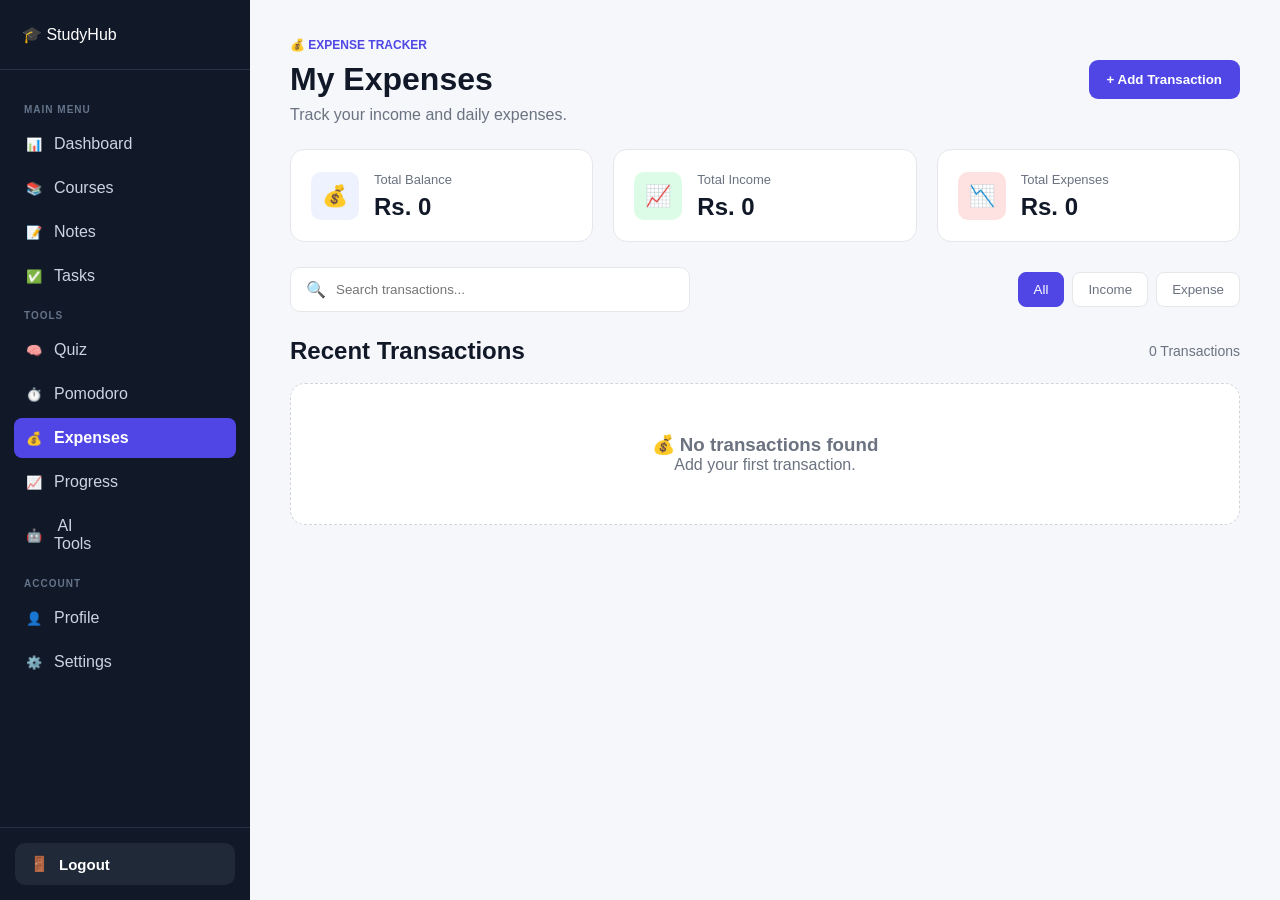
<file: expenses.html>
<!DOCTYPE html>
<html lang="en">

<head>

    <meta charset="UTF-8">

    <meta name="viewport"
        content="width=device-width, initial-scale=1.0">

    <title>Expenses | StudyHub</title>

    <link rel="stylesheet"
        href="Css/dashboard.css">

    <link rel="stylesheet"
        href="Css/expenses.css">

</head>


<body>


    <!-- =====================================================
         SIDEBAR
         ===================================================== -->

    <aside class="sidebar">

        <div class="sidebar-logo">
            🎓 StudyHub
        </div>


        <nav class="sidebar-nav">


            <div class="nav-title">
                MAIN MENU
            </div>


            <a href="dashboard.html"
                class="nav-link">

                📊
                <span>Dashboard</span>

            </a>


            <a href="courses.html"
                class="nav-link">

                📚
                <span>Courses</span>

            </a>


            <a href="notes.html"
                class="nav-link">

                📝
                <span>Notes</span>

            </a>


            <a href="tasks.html"
                class="nav-link">

                ✅
                <span>Tasks</span>

            </a>


            <div class="nav-title">
                TOOLS
            </div>


            <!-- HARIS -->

            <a href="quiz.html"
                class="nav-link">

                🧠
                <span>Quiz</span>

            </a>


            <!-- HARIS -->

            <a href="pomodoro.html"
                class="nav-link">

                ⏱️
                <span>Pomodoro</span>

            </a>


            <!-- SECTION 10 -->

            <a href="expenses.html"
                class="nav-link active">

                💰
                <span>Expenses</span>

            </a>


            <!-- HARIS -->

            <a href="progress.html"
                class="nav-link">

                📈
                <span>Progress</span>

            </a>


            <!-- YOUR SECTION -->

            <a href="tools.html"
                class="nav-link">

                🤖
                <span>AI Tools</span>

            </a>


            <div class="nav-title">
                ACCOUNT
            </div>


            <a href="profile.html"
                class="nav-link">

                👤
                <span>Profile</span>

            </a>


            <!-- HARIS -->

            <a href="settings.html"
                class="nav-link">

                ⚙️
                <span>Settings</span>

            </a>

        </nav>


        <!-- LOGOUT -->

        <div class="sidebar-bottom">

            <button
                id="logoutBtn"
                class="logout-btn">

                🚪
                <span>Logout</span>

            </button>

        </div>

    </aside>



    <!-- =====================================================
         MAIN CONTENT
         ===================================================== -->

    <main class="expense-main">


        <!-- =================================================
             HEADER
             ================================================= -->

        <div class="expense-header">

            <div>

                <span class="page-badge">
                    💰 EXPENSE TRACKER
                </span>

                <h1>
                    My Expenses
                </h1>

                <p>
                    Track your income and daily expenses.
                </p>

            </div>


            <button
                id="addTransactionBtn"
                class="add-transaction-btn">

                + Add Transaction

            </button>

        </div>



        <!-- =================================================
             SUMMARY CARDS
             ================================================= -->

        <div class="expense-summary">


            <!-- Balance -->

            <div class="expense-card">

                <div class="expense-icon">
                    💰
                </div>

                <div>

                    <span>
                        Total Balance
                    </span>

                    <h2 id="totalBalance">
                        Rs. 0
                    </h2>

                </div>

            </div>


            <!-- Income -->

            <div class="expense-card">

                <div class="expense-icon income-icon">
                    📈
                </div>

                <div>

                    <span>
                        Total Income
                    </span>

                    <h2 id="totalIncome">
                        Rs. 0
                    </h2>

                </div>

            </div>


            <!-- Expense -->

            <div class="expense-card">

                <div class="expense-icon expense-icon-red">
                    📉
                </div>

                <div>

                    <span>
                        Total Expenses
                    </span>

                    <h2 id="totalExpenses">
                        Rs. 0
                    </h2>

                </div>

            </div>

        </div>



        <!-- =================================================
             TRANSACTION FORM
             ================================================= -->

        <div
            id="transactionFormBox"
            class="transaction-form-box">


            <h2>
                Add Transaction
            </h2>


            <form id="transactionForm">


                <!-- Title -->

                <div class="form-group">

                    <label for="transactionTitle">
                        Title
                    </label>

                    <input
                        type="text"
                        id="transactionTitle"
                        placeholder="e.g. Course Fee"
                        required>

                </div>


                <!-- Amount -->

                <div class="form-group">

                    <label for="transactionAmount">
                        Amount
                    </label>

                    <input
                        type="number"
                        id="transactionAmount"
                        placeholder="Enter amount"
                        min="1"
                        required>

                </div>


                <!-- Type -->

                <div class="form-group">

                    <label for="transactionType">
                        Type
                    </label>

                    <select id="transactionType">

                        <option value="income">
                            Income
                        </option>

                        <option value="expense">
                            Expense
                        </option>

                    </select>

                </div>


                <!-- Category -->

                <div class="form-group">

                    <label for="transactionCategory">
                        Category
                    </label>

                    <select id="transactionCategory">

                        <option value="Food">
                            🍔 Food
                        </option>

                        <option value="Transport">
                            🚌 Transport
                        </option>

                        <option value="Education">
                            📚 Education
                        </option>

                        <option value="Shopping">
                            🛍️ Shopping
                        </option>

                        <option value="Other">
                            📦 Other
                        </option>

                    </select>

                </div>


                <!-- Date -->

                <div class="form-group">

                    <label for="transactionDate">
                        Date
                    </label>

                    <input
                        type="date"
                        id="transactionDate"
                        required>

                </div>


                <!-- Buttons -->

                <div class="form-buttons">

                    <button
                        type="submit"
                        class="save-transaction-btn">

                        Save Transaction

                    </button>


                    <button
                        type="button"
                        id="cancelTransactionBtn"
                        class="cancel-transaction-btn">

                        Cancel

                    </button>

                </div>


            </form>

        </div>



        <!-- =================================================
             SEARCH + FILTER
             ================================================= -->

        <div class="expense-tools">


            <div class="expense-search">

                🔍

                <input
                    type="text"
                    id="searchTransaction"
                    placeholder="Search transactions...">

            </div>


            <div class="expense-filters">

                <button
                    class="expense-filter active"
                    data-filter="all">

                    All

                </button>


                <button
                    class="expense-filter"
                    data-filter="income">

                    Income

                </button>


                <button
                    class="expense-filter"
                    data-filter="expense">

                    Expense

                </button>

            </div>

        </div>



        <!-- =================================================
             TRANSACTION LIST
             ================================================= -->

        <section class="transactions-section">


            <div class="transactions-heading">

                <h2>
                    Recent Transactions
                </h2>

                <span id="transactionCount">
                    0 Transactions
                </span>

            </div>


            <div
                id="transactionsContainer"
                class="transactions-container">

            </div>


        </section>


    </main>



    <script src="js/expenses.js"></script>

</body>

</html>
</file>
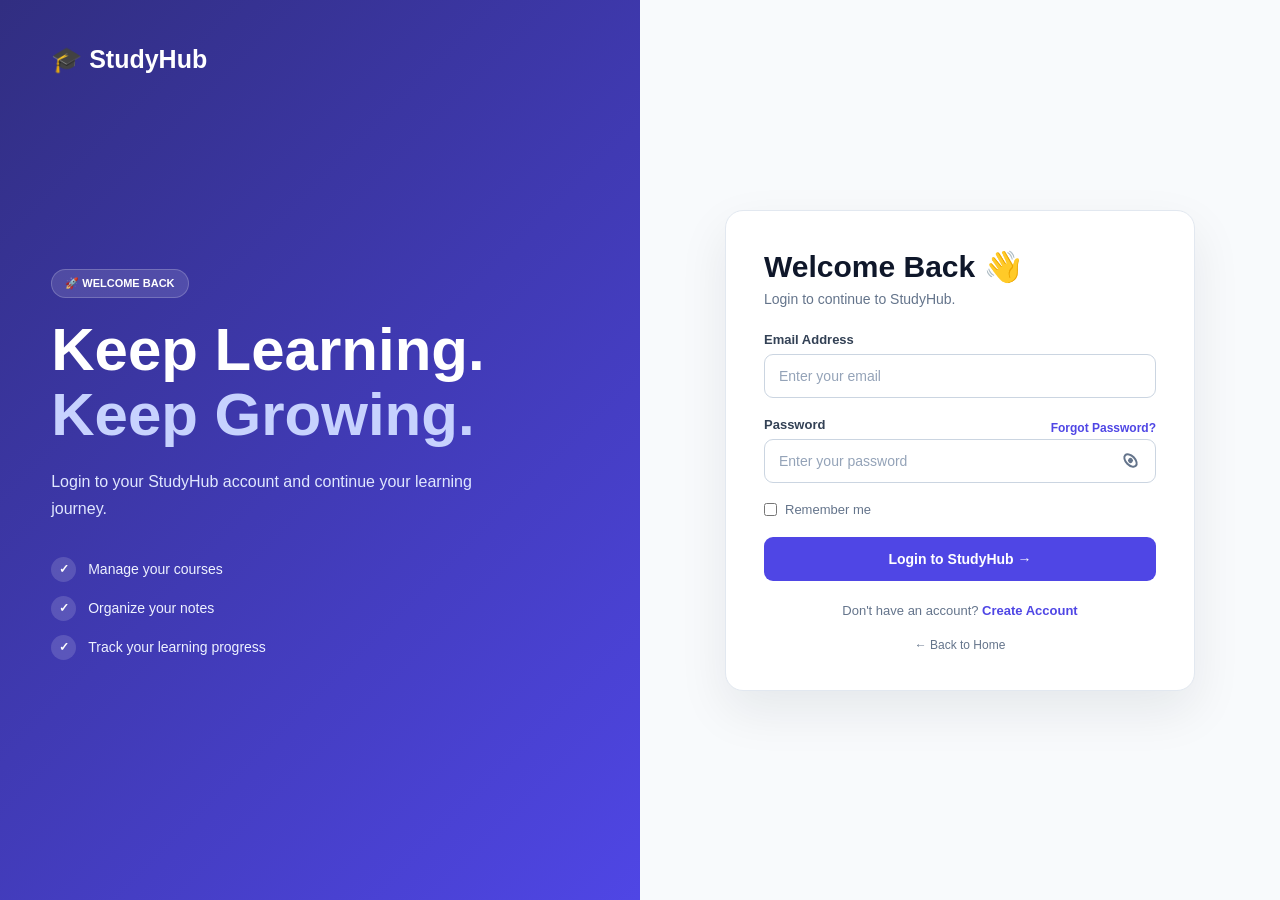
<file: login.html>
<!DOCTYPE html>
<html lang="en">

<head>

    <meta charset="UTF-8">

    <meta name="viewport"
        content="width=device-width, initial-scale=1.0">

    <title>Login | StudyHub</title>

    <link rel="stylesheet"
        href="Css/auth.css">

</head>


<body>


    <!-- =====================================================
         LOGIN PAGE
         ===================================================== -->

    <main class="auth-page">


        <!-- Left Side -->

        <section class="auth-info">

            <a href="index.html"
                class="auth-logo">

                🎓 StudyHub

            </a>


            <div class="auth-info-content">

                <span class="auth-badge">
                    🚀 WELCOME BACK
                </span>

                <h1>
                    Keep Learning.
                    <span>Keep Growing.</span>
                </h1>

                <p>
                    Login to your StudyHub account and
                    continue your learning journey.
                </p>


                <div class="auth-features">

                    <div>
                        <span>✓</span>
                        Manage your courses
                    </div>

                    <div>
                        <span>✓</span>
                        Organize your notes
                    </div>

                    <div>
                        <span>✓</span>
                        Track your learning progress
                    </div>

                </div>

            </div>

        </section>



        <!-- Right Side -->

        <section class="auth-form-section">

            <div class="auth-card">


                <div class="auth-heading">

                    <h2>
                        Welcome Back 👋
                    </h2>

                    <p>
                        Login to continue to StudyHub.
                    </p>

                </div>


                <!-- Error Message -->

                <div
                    id="loginError"
                    class="auth-message error-message">

                </div>


                <!-- Login Form -->

                <form id="loginForm">


                    <!-- Email -->

                    <div class="form-group">

                        <label for="loginEmail">
                            Email Address
                        </label>

                        <input
                            type="email"
                            id="loginEmail"
                            placeholder="Enter your email"
                            autocomplete="email"
                            required>

                    </div>



                    <!-- Password -->

                    <div class="form-group">

                        <div class="label-row">

                            <label for="loginPassword">
                                Password
                            </label>

                            <a href="#">
                                Forgot Password?
                            </a>

                        </div>


                        <div class="password-wrapper">

                            <input
                                type="password"
                                id="loginPassword"
                                placeholder="Enter your password"
                                autocomplete="current-password"
                                required>

                            <button
                                type="button"
                                class="password-toggle"
                                id="loginPasswordToggle">

                               <span class="eye-icon"></span>

                            </button>

                        </div>

                    </div>



                    <!-- Remember Me -->

                    <div class="remember-row">

                        <label>

                            <input
                                type="checkbox"
                                id="rememberMe">

                            Remember me

                        </label>

                    </div>



                    <!-- Login Button -->

                    <button
                        type="submit"
                        class="auth-submit-btn">

                        Login to StudyHub →

                    </button>


                </form>



                <!-- Signup Link -->

                <p class="auth-switch">

                    Don't have an account?

                    <a href="signup.html">
                        Create Account
                    </a>

                </p>



                <!-- Back Home -->

                <a
                    href="index.html"
                    class="back-home">

                    ← Back to Home

                </a>


            </div>

        </section>

    </main>



    <script src="js/auth.js"></script>

</body>

</html>
</file>
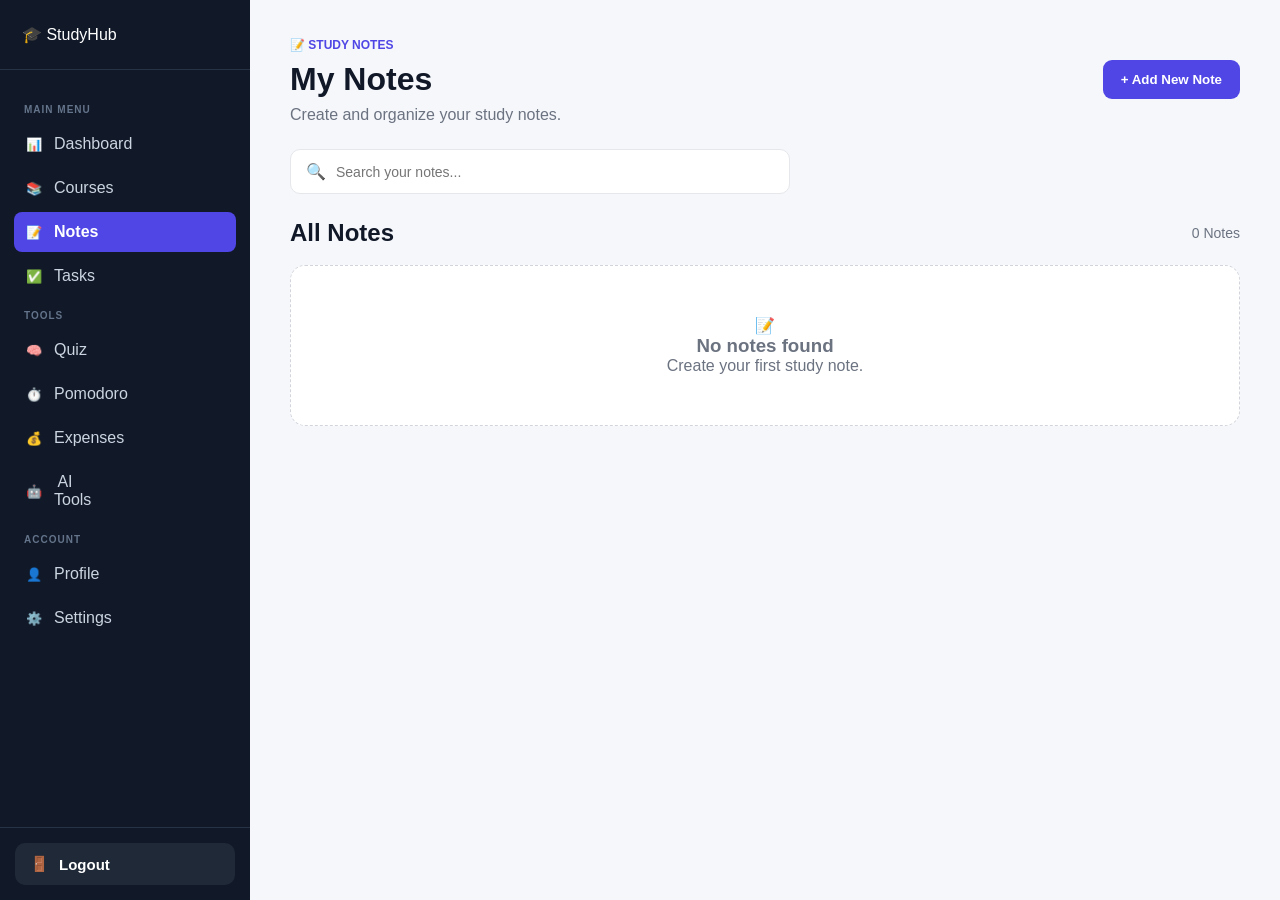
<file: notes.html>
<!DOCTYPE html>
<html lang="en">

<head>

    <meta charset="UTF-8">

    <meta name="viewport" content="width=device-width, initial-scale=1.0">

    <title>Notes | StudyHub</title>

    <link rel="stylesheet" href="Css/dashboard.css">

    <link rel="stylesheet" href="Css/notes.css">

</head>


<body>


    <!-- =====================================================
         SIDEBAR
         ===================================================== -->

    <aside class="sidebar">

        <div class="sidebar-logo">
            🎓 StudyHub
        </div>


        <nav class="sidebar-nav">


            <div class="nav-title">
                MAIN MENU
            </div>


            <a href="dashboard.html" class="nav-link">

                📊
                <span>Dashboard</span>

            </a>


            <a href="courses.html" class="nav-link">

                📚
                <span>Courses</span>

            </a>


            <a href="notes.html" class="nav-link active">

                📝
                <span>Notes</span>

            </a>


            <a href="tasks.html" class="nav-link">

                ✅
                <span>Tasks</span>

            </a>


            <div class="nav-title">
                TOOLS
            </div>


            <!-- Haris -->

            <a href="quiz.html" class="nav-link">

                🧠
                <span>Quiz</span>

            </a>


            <!-- Haris -->

            <a href="pomodoro.html" class="nav-link">

                ⏱️
                <span>Pomodoro</span>

            </a>


            <a href="expenses.html" class="nav-link">

                💰
                <span>Expenses</span>

            </a>


            <a href="tools.html" class="nav-link">

                🤖
                <span>AI Tools</span>

            </a>


            <div class="nav-title">
                ACCOUNT
            </div>


            <a href="profile.html" class="nav-link">

                👤
                <span>Profile</span>

            </a>


            <!-- Haris -->

            <a href="settings.html" class="nav-link">

                ⚙️
                <span>Settings</span>

            </a>

        </nav>


        <div class="sidebar-bottom">

            <button id="logoutBtn" class="logout-btn">

                🚪
                <span>Logout</span>

            </button>

        </div>

    </aside>



    <!-- =====================================================
         MAIN CONTENT
         ===================================================== -->

    <main class="notes-main">


        <!-- Page Header -->

        <div class="notes-header">

            <div>

                <span class="page-badge">
                    📝 STUDY NOTES
                </span>

                <h1>
                    My Notes
                </h1>

                <p>
                    Create and organize your study notes.
                </p>

            </div>


            <button id="addNoteBtn" class="add-note-btn">

                + Add New Note

            </button>

        </div>



        <!-- =================================================
             SEARCH
             ================================================= -->

        <div class="notes-tools">

            <div class="notes-search">

                🔍

                <input type="text" id="searchNote" placeholder="Search your notes...">

            </div>

        </div>



        <!-- =================================================
             NOTE FORM
             ================================================= -->

        <div id="noteFormBox" class="note-form-box">


            <h2 id="formTitle">
                Add New Note
            </h2>


            <form id="noteForm">


                <!-- Title -->

                <div class="form-group">

                    <label for="noteTitle">
                        Note Title
                    </label>

                    <input type="text" id="noteTitle" placeholder="Enter note title" required>

                </div>


                <!-- Category -->

                <div class="form-group">

                    <label for="noteCategory">
                        Category
                    </label>

                    <select id="noteCategory">

                        <option value="HTML">
                            HTML
                        </option>

                        <option value="CSS">
                            CSS
                        </option>

                        <option value="JavaScript">
                            JavaScript
                        </option>

                        <option value="Git">
                            Git & GitHub
                        </option>

                        <option value="Other">
                            Other
                        </option>

                    </select>

                </div>


                <!-- Content -->

                <div class="form-group">

                    <label for="noteContent">
                        Note
                    </label>

                    <textarea id="noteContent" rows="6" placeholder="Write your note here..." required></textarea>

                </div>


                <!-- Buttons -->

                <div class="form-buttons">

                    <button type="submit" class="save-note-btn">

                        Save Note

                    </button>


                    <button type="button" id="cancelNoteBtn" class="cancel-note-btn">

                        Cancel

                    </button>

                </div>

            </form>

        </div>



        <!-- =================================================
             NOTES
             ================================================= -->

        <section class="notes-section">


            <div class="notes-section-heading">

                <h2>
                    All Notes
                </h2>

                <span id="notesCount">
                    0 Notes
                </span>

            </div>


            <div id="notesContainer" class="notes-container">

            </div>


        </section>


    </main>



    <script src="js/storage.js"></script>
    <script src="js/notes.js"></script>

</body>

</html>
</file>
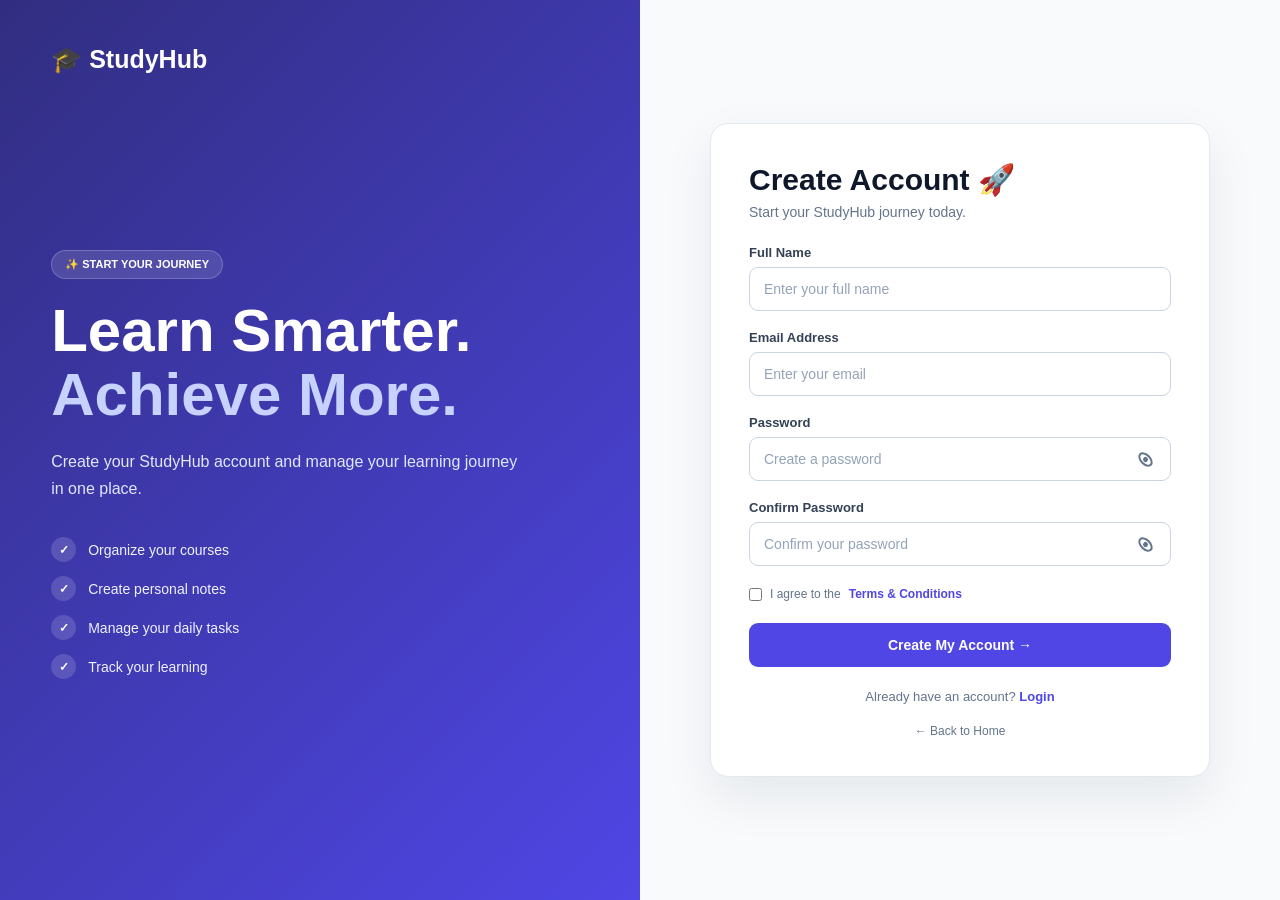
<file: signup.html>
<!DOCTYPE html>
<html lang="en">

<head>

    <meta charset="UTF-8">

    <meta name="viewport"
        content="width=device-width, initial-scale=1.0">

    <title>Sign Up | StudyHub</title>

    <link rel="stylesheet"
        href="Css/auth.css">

</head>


<body>


    <!-- =====================================================
         SIGNUP PAGE
         ===================================================== -->

    <main class="auth-page">


        <!-- Left Side -->

        <section class="auth-info">

            <a href="index.html"
                class="auth-logo">

                🎓 StudyHub

            </a>


            <div class="auth-info-content">

                <span class="auth-badge">
                    ✨ START YOUR JOURNEY
                </span>

                <h1>
                    Learn Smarter.
                    <span>Achieve More.</span>
                </h1>

                <p>
                    Create your StudyHub account and
                    manage your learning journey in one place.
                </p>


                <div class="auth-features">

                    <div>
                        <span>✓</span>
                        Organize your courses
                    </div>

                    <div>
                        <span>✓</span>
                        Create personal notes
                    </div>

                    <div>
                        <span>✓</span>
                        Manage your daily tasks
                    </div>

                    <div>
                        <span>✓</span>
                        Track your learning
                    </div>

                </div>

            </div>

        </section>



        <!-- Right Side -->

        <section class="auth-form-section">

            <div class="auth-card signup-card">


                <div class="auth-heading">

                    <h2>
                        Create Account 🚀
                    </h2>

                    <p>
                        Start your StudyHub journey today.
                    </p>

                </div>


                <!-- Error Message -->

                <div
                    id="signupError"
                    class="auth-message error-message">

                </div>


                <!-- Signup Form -->

                <form id="signupForm">


                    <!-- Name -->

                    <div class="form-group">

                        <label for="signupName">
                            Full Name
                        </label>

                        <input
                            type="text"
                            id="signupName"
                            placeholder="Enter your full name"
                            autocomplete="name"
                            required>

                    </div>



                    <!-- Email -->

                    <div class="form-group">

                        <label for="signupEmail">
                            Email Address
                        </label>

                        <input
                            type="email"
                            id="signupEmail"
                            placeholder="Enter your email"
                            autocomplete="email"
                            required>

                    </div>


<!-- Password -->

<div class="form-group">

    <label for="signupPassword">
        Password
    </label>

    <div class="password-wrapper">

        <input
            type="password"
            id="signupPassword"
            placeholder="Create a password"
            autocomplete="new-password"
            required
        >

        <button
            type="button"
            class="password-toggle"
            id="signupPasswordToggle">

            <span class="eye-icon"></span>

        </button>

    </div>

</div>

                    <!-- Confirm Password -->

                    <div class="form-group">

                        <label for="confirmPassword">
                            Confirm Password
                        </label>


                        <div class="password-wrapper">

                            <input
                                type="password"
                                id="confirmPassword"
                                placeholder="Confirm your password"
                                autocomplete="new-password"
                                required>

                            <button
                                type="button"
                                class="password-toggle"
                                id="confirmPasswordToggle">

                                <span class="eye-icon"></span>

                            </button>

                        </div>

                    </div>



                    <!-- Terms -->

                    <div class="terms-row">

                        <label>

                            <input
                                type="checkbox"
                                id="terms"
                                required>

                            I agree to the
                            <a href="#">
                                Terms & Conditions
                            </a>

                        </label>

                    </div>



                    <!-- Signup Button -->

                    <button
                        type="submit"
                        class="auth-submit-btn">

                        Create My Account →

                    </button>


                </form>



                <!-- Login Link -->

                <p class="auth-switch">

                    Already have an account?

                    <a href="login.html">
                        Login
                    </a>

                </p>



                <!-- Back Home -->

                <a
                    href="index.html"
                    class="back-home">

                    ← Back to Home

                </a>


            </div>

        </section>

    </main>



    <script src="js/auth.js"></script>

</body>

</html>
</file>
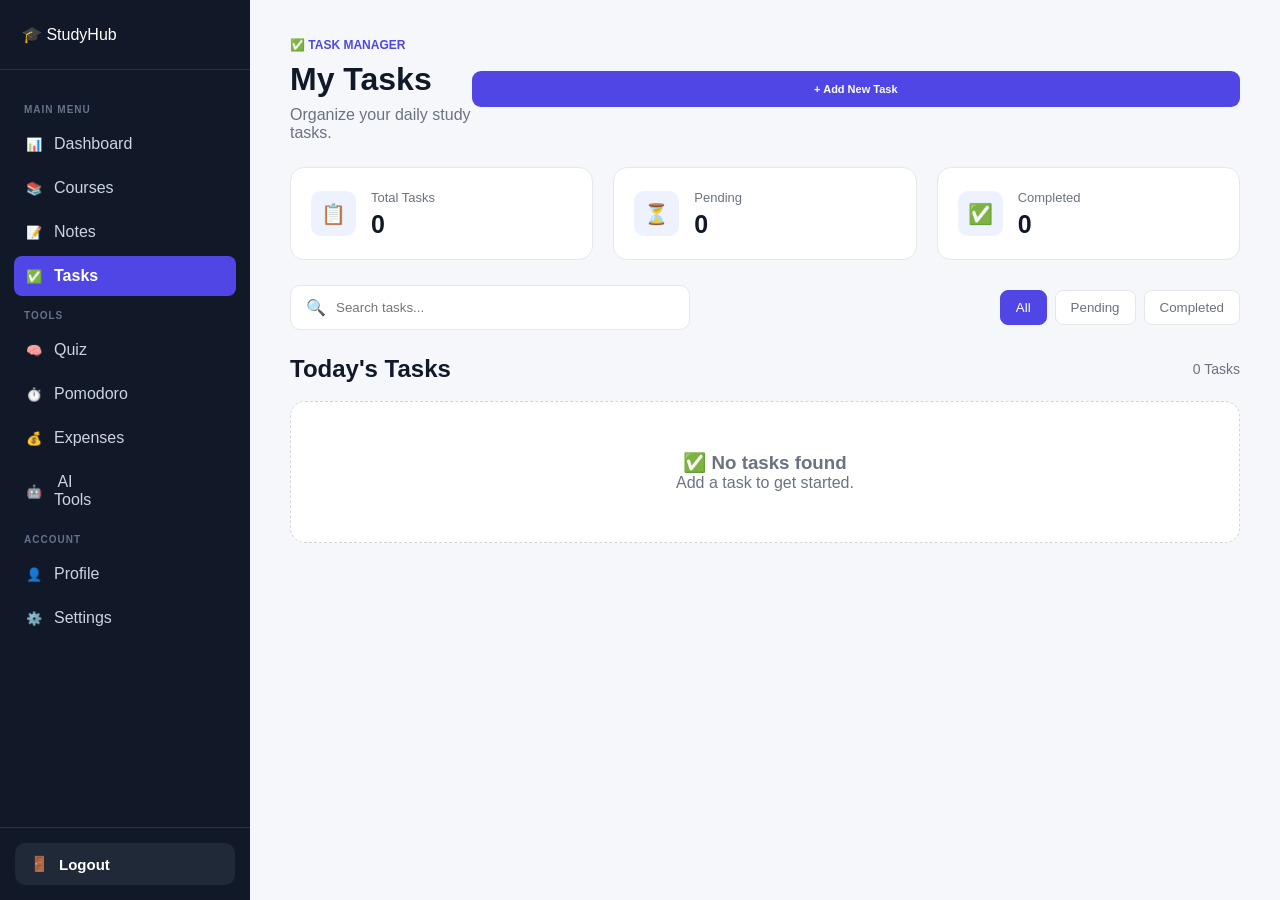
<file: tasks.html>
<!DOCTYPE html>
<html lang="en">

<head>

    <meta charset="UTF-8">

    <meta name="viewport" content="width=device-width, initial-scale=1.0">

    <title>Tasks | StudyHub</title>

    <link rel="stylesheet" href="Css/dashboard.css">

    <link rel="stylesheet" href="Css/tasks.css">

</head>


<body>


    <!-- =====================================================
         SIDEBAR
         ===================================================== -->

    <aside class="sidebar">

        <div class="sidebar-logo">
            🎓 StudyHub
        </div>


        <nav class="sidebar-nav">


            <div class="nav-title">
                MAIN MENU
            </div>


            <a href="dashboard.html" class="nav-link">

                📊
                <span>Dashboard</span>

            </a>


            <a href="courses.html" class="nav-link">

                📚
                <span>Courses</span>

            </a>


            <a href="notes.html" class="nav-link">

                📝
                <span>Notes</span>

            </a>


            <a href="tasks.html" class="nav-link active">

                ✅
                <span>Tasks</span>

            </a>


            <div class="nav-title">
                TOOLS
            </div>


            <!-- HARIS -->

            <a href="quiz.html" class="nav-link">

                🧠
                <span>Quiz</span>

            </a>


            <!-- HARIS -->

            <a href="pomodoro.html" class="nav-link">

                ⏱️
                <span>Pomodoro</span>

            </a>


            <!-- SECTION 10 -->

            <a href="expenses.html" class="nav-link">

                💰
                <span>Expenses</span>

            </a>


            <!-- SECTION 12 -->

            <a href="tools.html" class="nav-link">

                🤖
                <span>AI Tools</span>

            </a>


            <div class="nav-title">
                ACCOUNT
            </div>


            <a href="profile.html" class="nav-link">

                👤
                <span>Profile</span>

            </a>


            <!-- HARIS -->

            <a href="settings.html" class="nav-link">

                ⚙️
                <span>Settings</span>

            </a>

        </nav>


        <!-- LOGOUT -->

        <div class="sidebar-bottom">

            <button id="logoutBtn" class="logout-btn">

                🚪
                <span>Logout</span>

            </button>

        </div>

    </aside>



    <!-- =====================================================
         MAIN CONTENT
         ===================================================== -->

    <main class="tasks-main">


        <!-- =================================================
             PAGE HEADER
             ================================================= -->

        <div class="tasks-header">

            <div>

                <span class="page-badge">
                    ✅ TASK MANAGER
                </span>

                <h1>
                    My Tasks
                </h1>

                <p>
                    Organize your daily study tasks.
                </p>

            </div>


            <button id="addTaskBtn" class="add-task-btn">

                + Add New Task

            </button>

        </div>



        <!-- =================================================
             TASK STATS
             ================================================= -->

        <div class="task-stats">


            <div class="task-stat-card">

                <div class="stat-icon">
                    📋
                </div>

                <div>

                    <span>
                        Total Tasks
                    </span>

                    <h3 id="totalTasks">
                        0
                    </h3>

                </div>

            </div>


            <div class="task-stat-card">

                <div class="stat-icon">
                    ⏳
                </div>

                <div>

                    <span>
                        Pending
                    </span>

                    <h3 id="pendingTasks">
                        0
                    </h3>

                </div>

            </div>


            <div class="task-stat-card">

                <div class="stat-icon">
                    ✅
                </div>

                <div>

                    <span>
                        Completed
                    </span>

                    <h3 id="completedTasks">
                        0
                    </h3>

                </div>

            </div>


        </div>



        <!-- =================================================
             SEARCH + FILTER
             ================================================= -->

        <div class="task-tools">


            <div class="task-search">

                🔍

                <input type="text" id="searchTask" placeholder="Search tasks...">

            </div>


            <div class="task-filters">

                <button class="filter-btn active" data-filter="all">

                    All

                </button>


                <button class="filter-btn" data-filter="pending">

                    Pending

                </button>


                <button class="filter-btn" data-filter="completed">

                    Completed

                </button>

            </div>

        </div>



        <!-- =================================================
             TASK FORM
             ================================================= -->

        <div id="taskFormBox" class="task-form-box">


            <h2 id="taskFormTitle">
                Add New Task
            </h2>


            <form id="taskForm">


                <!-- Task -->

                <div class="form-group">

                    <label for="taskTitle">
                        Task
                    </label>

                    <input type="text" id="taskTitle" placeholder="Enter your task" required>

                </div>


                <!-- Priority -->

                <div class="form-group">

                    <label for="taskPriority">
                        Priority
                    </label>

                    <select id="taskPriority">

                        <option value="Low">
                            Low
                        </option>

                        <option value="Medium">
                            Medium
                        </option>

                        <option value="High">
                            High
                        </option>

                    </select>

                </div>


                <!-- Due Date -->

                <div class="form-group">

                    <label for="taskDate">
                        Due Date
                    </label>

                    <input type="date" id="taskDate">

                </div>


                <!-- Buttons -->

                <div class="form-buttons">

                    <button type="submit" class="save-task-btn">

                        Save Task

                    </button>


                    <button type="button" id="cancelTaskBtn" class="cancel-task-btn">

                        Cancel

                    </button>

                </div>

            </form>

        </div>



        <!-- =================================================
             TASK LIST
             ================================================= -->

        <section class="tasks-section">


            <div class="tasks-section-heading">

                <h2>
                    Today's Tasks
                </h2>

                <span id="taskCount">
                    0 Tasks
                </span>

            </div>


            <div id="tasksContainer" class="tasks-container">

            </div>


        </section>


    </main>



    <script src="js/storage.js"></script>
    <script src="js/tasks.js"></script>

</body>

</html>
</file>
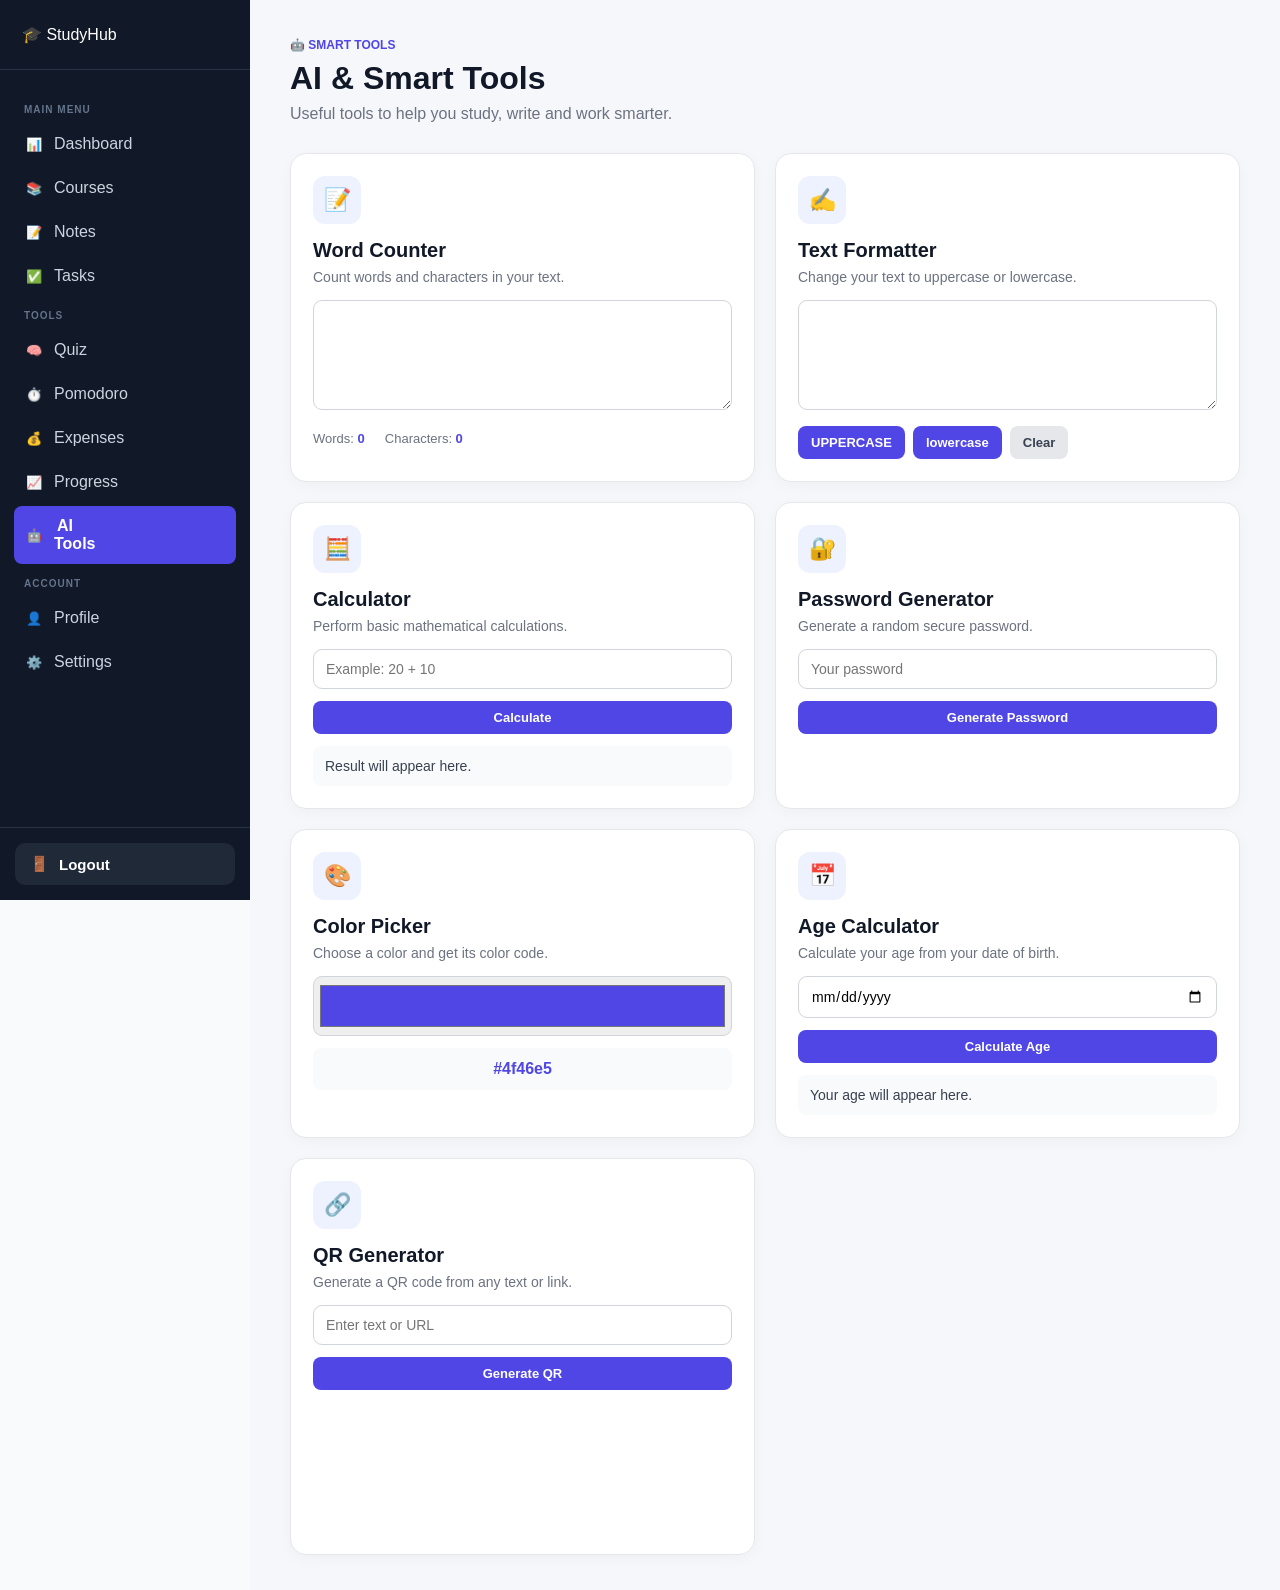
<file: tools.html>
<!DOCTYPE html>
<html lang="en">

<head>

    <meta charset="UTF-8">

    <meta name="viewport"
        content="width=device-width, initial-scale=1.0">

    <title>AI Tools | StudyHub</title>

    <link rel="stylesheet"
        href="Css/dashboard.css">

    <link rel="stylesheet"
        href="Css/tools.css">

</head>


<body>


    <!-- =====================================================
         SIDEBAR
         ===================================================== -->

    <aside class="sidebar">


        <div class="sidebar-logo">

            🎓 StudyHub

        </div>


        <nav class="sidebar-nav">


            <div class="nav-title">
                MAIN MENU
            </div>


            <a href="dashboard.html"
                class="nav-link">

                📊
                <span>Dashboard</span>

            </a>


            <a href="courses.html"
                class="nav-link">

                📚
                <span>Courses</span>

            </a>


            <a href="notes.html"
                class="nav-link">

                📝
                <span>Notes</span>

            </a>


            <a href="tasks.html"
                class="nav-link">

                ✅
                <span>Tasks</span>

            </a>


            <div class="nav-title">
                TOOLS
            </div>


            <!-- HARIS - SECTION 8 -->

            <a href="quiz.html"
                class="nav-link">

                🧠
                <span>Quiz</span>

            </a>


            <!-- HARIS - SECTION 9 -->

            <a href="pomodoro.html"
                class="nav-link">

                ⏱️
                <span>Pomodoro</span>

            </a>


            <!-- SECTION 10 -->

            <a href="expenses.html"
                class="nav-link">

                💰
                <span>Expenses</span>

            </a>


            <!-- HARIS - SECTION 11 -->

            <a href="progress.html"
                class="nav-link">

                📈
                <span>Progress</span>

            </a>


            <!-- SECTION 12 -->

            <a href="tools.html"
                class="nav-link active">

                🤖
                <span>AI Tools</span>

            </a>


            <div class="nav-title">
                ACCOUNT
            </div>


            <a href="profile.html"
                class="nav-link">

                👤
                <span>Profile</span>

            </a>


            <!-- HARIS - SECTION 15 -->

            <a href="settings.html"
                class="nav-link">

                ⚙️
                <span>Settings</span>

            </a>


        </nav>


        <!-- =================================================
             LOGOUT
             ================================================= -->

        <div class="sidebar-bottom">

            <button
                id="logoutBtn"
                class="logout-btn">

                🚪

                <span>
                    Logout
                </span>

            </button>

        </div>


    </aside>



    <!-- =====================================================
         MAIN CONTENT
         ===================================================== -->

    <main class="tools-main">


        <!-- =================================================
             HEADER
             ================================================= -->

        <header class="tools-header">

            <span class="tools-badge">

                🤖 SMART TOOLS

            </span>


            <h1>

                AI & Smart Tools

            </h1>


            <p>

                Useful tools to help you study,
                write and work smarter.

            </p>

        </header>



        <!-- =================================================
             TOOLS GRID
             ================================================= -->

        <section class="tools-grid">


            <!-- =================================================
                 1. WORD COUNTER
                 ================================================= -->

            <div class="tool-card">


                <div class="tool-icon">
                    📝
                </div>


                <h2>
                    Word Counter
                </h2>


                <p>
                    Count words and characters in your text.
                </p>


                <textarea
                    id="wordText"
                    placeholder="Write or paste your text here...">
                </textarea>


                <div class="counter-result">

                    <span>
                        Words:
                        <strong id="wordCount">
                            0
                        </strong>
                    </span>


                    <span>
                        Characters:
                        <strong id="characterCount">
                            0
                        </strong>
                    </span>

                </div>


            </div>



            <!-- =================================================
                 2. TEXT FORMATTER
                 ================================================= -->

            <div class="tool-card">


                <div class="tool-icon">
                    ✍️
                </div>


                <h2>
                    Text Formatter
                </h2>


                <p>
                    Change your text to uppercase or lowercase.
                </p>


                <textarea
                    id="formatText"
                    placeholder="Write your text here...">
                </textarea>


                <div class="tool-buttons">


                    <button
                        id="upperBtn">

                        UPPERCASE

                    </button>


                    <button
                        id="lowerBtn">

                        lowercase

                    </button>


                    <button
                        id="clearTextBtn">

                        Clear

                    </button>


                </div>


            </div>



            <!-- =================================================
                 3. CALCULATOR
                 ================================================= -->

            <div class="tool-card">


                <div class="tool-icon">
                    🧮
                </div>


                <h2>
                    Calculator
                </h2>


                <p>
                    Perform basic mathematical calculations.
                </p>


                <input
                    type="text"
                    id="calculatorInput"
                    placeholder="Example: 20 + 10">


                <button
                    id="calculateBtn"
                    class="main-tool-btn">

                    Calculate

                </button>


                <div
                    id="calculatorResult"
                    class="tool-result">

                    Result will appear here.

                </div>


            </div>



            <!-- =================================================
                 4. PASSWORD GENERATOR
                 ================================================= -->

            <div class="tool-card">


                <div class="tool-icon">
                    🔐
                </div>


                <h2>
                    Password Generator
                </h2>


                <p>
                    Generate a random secure password.
                </p>


                <input
                    type="text"
                    id="passwordResult"
                    placeholder="Your password"
                    readonly>


                <button
                    id="generatePasswordBtn"
                    class="main-tool-btn">

                    Generate Password

                </button>


            </div>



            <!-- =================================================
                 5. COLOR PICKER
                 ================================================= -->

            <div class="tool-card">


                <div class="tool-icon">
                    🎨
                </div>


                <h2>
                    Color Picker
                </h2>


                <p>
                    Choose a color and get its color code.
                </p>


                <input
                    type="color"
                    id="colorPicker"
                    value="#4f46e5">


                <div
                    id="colorCode"
                    class="color-code">

                    #4f46e5

                </div>


            </div>



            <!-- =================================================
                 6. AGE CALCULATOR
                 ================================================= -->

            <div class="tool-card">


                <div class="tool-icon">
                    📅
                </div>


                <h2>
                    Age Calculator
                </h2>


                <p>
                    Calculate your age from your date of birth.
                </p>


                <input
                    type="date"
                    id="birthDate">


                <button
                    id="calculateAgeBtn"
                    class="main-tool-btn">

                    Calculate Age

                </button>


                <div
                    id="ageResult"
                    class="tool-result">

                    Your age will appear here.

                </div>


            </div>



            <!-- =================================================
                 7. QR GENERATOR
                 ================================================= -->

            <div class="tool-card">


                <div class="tool-icon">
                    🔗
                </div>


                <h2>
                    QR Generator
                </h2>


                <p>
                    Generate a QR code from any text or link.
                </p>


                <input
                    type="text"
                    id="qrText"
                    placeholder="Enter text or URL">


                <button
                    id="generateQRBtn"
                    class="main-tool-btn">

                    Generate QR

                </button>


                <div
                    id="qrCode"
                    class="qr-code">

                </div>


            </div>


        </section>


    </main>



    <!-- =====================================================
         JAVASCRIPT
         ===================================================== -->

    <script src="js/tools.js"></script>

</body>

</html>
</file>
<file: Css/style.css>
/* =====================================================
   STUDYHUB - GLOBAL STYLES
   ===================================================== */

* {
    margin: 0;
    padding: 0;
    box-sizing: border-box;
}

html {
    scroll-behavior: smooth;
}

body {
    font-family: Arial, Helvetica, sans-serif;
    background: #f8fafc;
    color: #0f172a;
    line-height: 1.6;
}

a {
    text-decoration: none;
}

button,
a {
    transition: 0.3s ease;
}


/* =====================================================
   NAVBAR
   ===================================================== */

.navbar {
    width: 100%;
    background: #ffffff;
    border-bottom: 1px solid #e2e8f0;
    position: sticky;
    top: 0;
    z-index: 1000;
}

.nav-container {
    max-width: 1200px;
    margin: auto;
    padding: 18px 30px;

    display: flex;
    align-items: center;
    justify-content: space-between;
    gap: 30px;
}

.logo {
    color: #4f46e5;
    font-size: 23px;
    font-weight: 800;
}

.nav-links {
    display: flex;
    align-items: center;
    gap: 25px;
}

.nav-links a {
    color: #475569;
    font-size: 14px;
    font-weight: 600;
}

.nav-links a:hover {
    color: #4f46e5;
}

.nav-buttons {
    display: flex;
    align-items: center;
    gap: 10px;
}

.login-btn {
    color: #475569;
    font-weight: 600;
    padding: 9px 16px;
}

.login-btn:hover {
    color: #4f46e5;
}

.signup-btn {
    background: #4f46e5;
    color: white;
    padding: 10px 18px;
    border-radius: 8px;
    font-weight: 600;
}

.signup-btn:hover {
    background: #4338ca;
}


/* =====================================================
   HERO
   ===================================================== */

.hero {
    padding: 100px 30px;
    background: linear-gradient(
        135deg,
        #eef2ff,
        #f8fafc
    );
}

.hero-container {
    max-width: 1200px;
    margin: auto;

    display: grid;
    grid-template-columns: 1.1fr 0.9fr;
    align-items: center;
    gap: 70px;
}

.hero-badge {
    display: inline-block;

    padding: 7px 13px;

    background: #e0e7ff;
    color: #4f46e5;

    border-radius: 30px;

    font-size: 12px;
    font-weight: 700;

    margin-bottom: 20px;
}

.hero-content h1 {
    font-size: clamp(42px, 6vw, 68px);
    line-height: 1.05;
    margin-bottom: 22px;
}

.hero-content h1 span {
    color: #4f46e5;
}

.hero-content > p {
    max-width: 580px;

    color: #64748b;

    font-size: 18px;

    margin-bottom: 30px;
}

.hero-buttons {
    display: flex;
    gap: 14px;
    flex-wrap: wrap;
}

.primary-btn {
    display: inline-block;

    background: #4f46e5;
    color: white;

    padding: 13px 22px;

    border-radius: 9px;

    font-weight: 700;
}

.primary-btn:hover {
    background: #4338ca;
    transform: translateY(-2px);
}

.secondary-btn {
    display: inline-block;

    background: white;
    color: #334155;

    border: 1px solid #cbd5e1;

    padding: 13px 22px;

    border-radius: 9px;

    font-weight: 700;
}

.secondary-btn:hover {
    border-color: #4f46e5;
    color: #4f46e5;
}


/* =====================================================
   HERO STATS
   ===================================================== */

.hero-stats {
    display: flex;
    gap: 35px;
    margin-top: 40px;
}

.hero-stats div {
    display: flex;
    flex-direction: column;
}

.hero-stats strong {
    font-size: 22px;
    color: #0f172a;
}

.hero-stats span {
    color: #64748b;
    font-size: 12px;
}


/* =====================================================
   HERO PREVIEW
   ===================================================== */

.hero-preview {
    display: flex;
    justify-content: center;
}

.preview-card {
    width: 100%;
    max-width: 430px;

    padding: 25px;

    background: white;

    border: 1px solid #e2e8f0;

    border-radius: 20px;

    box-shadow:
        0 25px 60px rgba(15, 23, 42, 0.12);
}

.preview-top {
    display: flex;
    justify-content: space-between;
    align-items: center;

    padding-bottom: 20px;

    border-bottom: 1px solid #e2e8f0;
}

.preview-top div {
    display: flex;
    align-items: center;
    gap: 10px;
}

.preview-top > span {
    color: #22c55e;
    font-size: 12px;
}

.preview-welcome {
    padding: 22px 0;
}

.preview-welcome small {
    color: #64748b;
}

.preview-welcome h3 {
    margin-top: 3px;
    font-size: 23px;
}

.preview-stats {
    display: grid;
    grid-template-columns: repeat(3, 1fr);
    gap: 10px;
}

.preview-stats div {
    background: #f8fafc;
    padding: 14px;
    border-radius: 10px;

    display: flex;
    flex-direction: column;
}

.preview-stats span {
    font-size: 18px;
}

.preview-stats strong {
    font-size: 20px;
}

.preview-stats small {
    color: #64748b;
    font-size: 11px;
}

.preview-progress {
    margin-top: 25px;
}

.progress-heading {
    display: flex;
    justify-content: space-between;

    font-size: 13px;

    margin-bottom: 8px;
}

.progress-heading strong {
    color: #4f46e5;
}

.progress-bar {
    height: 8px;

    background: #e2e8f0;

    border-radius: 20px;

    overflow: hidden;
}

.progress-bar div {
    height: 100%;
    background: #4f46e5;
}

.preview-task {
    margin-top: 12px;

    padding: 11px;

    background: #f8fafc;

    border-radius: 8px;

    font-size: 13px;

    color: #475569;
}

.preview-task span {
    color: #4f46e5;
    margin-right: 8px;
}


/* =====================================================
   COMMON SECTION
   ===================================================== */

.section-container {
    max-width: 1200px;
    margin: auto;
    padding: 90px 30px;
}

.section-heading {
    text-align: center;
    max-width: 700px;
    margin: 0 auto 50px;
}

.section-heading > span,
.section-label {
    color: #4f46e5;

    font-size: 12px;

    font-weight: 800;
}

.section-heading h2 {
    font-size: 38px;
    line-height: 1.2;

    margin: 10px 0 15px;
}

.section-heading p {
    color: #64748b;
}


/* =====================================================
   FEATURES
   ===================================================== */

.features-section {
    background: white;
}

.features-grid {
    display: grid;

    grid-template-columns:
        repeat(3, 1fr);

    gap: 20px;
}

.feature-card {
    padding: 28px;

    border: 1px solid #e2e8f0;

    border-radius: 15px;

    background: white;

    transition: 0.3s;
}

.feature-card:hover {
    transform: translateY(-5px);

    border-color: #c7d2fe;

    box-shadow:
        0 15px 30px rgba(15, 23, 42, 0.07);
}

.feature-icon {
    width: 50px;
    height: 50px;

    display: flex;
    align-items: center;
    justify-content: center;

    background: #eef2ff;

    border-radius: 12px;

    font-size: 23px;

    margin-bottom: 18px;
}

.feature-card h3 {
    margin-bottom: 8px;
}

.feature-card p {
    color: #64748b;
    font-size: 14px;
}


/* =====================================================
   HOW IT WORKS
   ===================================================== */

.how-section {
    background: #f8fafc;
}

.steps-grid {
    display: grid;

    grid-template-columns:
        repeat(3, 1fr);

    gap: 25px;
}

.step-card {
    background: white;

    padding: 30px;

    border-radius: 15px;

    border: 1px solid #e2e8f0;
}

.step-number {
    color: #4f46e5;

    font-size: 14px;

    font-weight: 800;

    margin-bottom: 18px;
}

.step-card h3 {
    margin-bottom: 10px;
}

.step-card p {
    color: #64748b;
    font-size: 14px;
}


/* =====================================================
   BENEFITS
   ===================================================== */

.benefits-section {
    background: white;
}

.benefits-content {
    display: grid;

    grid-template-columns:
        1fr 1fr;

    gap: 70px;

    align-items: center;
}

.benefits-content h2 {
    font-size: 40px;
    line-height: 1.2;

    margin: 12px 0 18px;
}

.benefits-content > div:first-child p {
    color: #64748b;
    max-width: 550px;
}

.benefits-list {
    display: flex;
    flex-direction: column;

    gap: 18px;
}

.benefits-list div {
    display: flex;
    align-items: center;
    gap: 15px;

    padding: 15px;

    background: #f8fafc;

    border-radius: 10px;
}

.benefits-list span {
    width: 30px;
    height: 30px;

    display: flex;
    align-items: center;
    justify-content: center;

    background: #dcfce7;

    color: #16a34a;

    border-radius: 50%;

    font-weight: bold;
}


/* =====================================================
   FOOTER
   ===================================================== */

.footer {
    background: #0f172a;

    color: white;

    padding: 60px 30px 20px;
}

.footer-container {
    max-width: 1200px;
    margin: auto;

    display: grid;

    grid-template-columns:
        2fr 1fr 1fr 1fr;

    gap: 40px;
}

.footer-brand .logo {
    color: white;
}

.footer-brand p {
    color: #94a3b8;

    margin-top: 12px;

    max-width: 280px;
}

.footer-links {
    display: flex;
    flex-direction: column;

    gap: 9px;
}

.footer-links h3 {
    margin-bottom: 8px;
}

.footer-links a {
    color: #94a3b8;

    font-size: 14px;
}

.footer-links a:hover {
    color: white;
}

.footer-bottom {
    max-width: 1200px;
    margin: 40px auto 0;

    padding-top: 20px;

    border-top: 1px solid #334155;

    text-align: center;

    color: #94a3b8;

    font-size: 13px;
}


/* =====================================================
   RESPONSIVE DESIGN
   ===================================================== */

@media (max-width: 950px) {

    .nav-links {
        display: none;
    }

    .hero-container {
        grid-template-columns: 1fr;
    }

    .hero-content {
        text-align: center;
    }

    .hero-content > p {
        margin-left: auto;
        margin-right: auto;
    }

    .hero-buttons,
    .hero-stats {
        justify-content: center;
    }

    .features-grid {
        grid-template-columns:
            repeat(2, 1fr);
    }

    .benefits-content {
        grid-template-columns: 1fr;
    }

    .footer-container {
        grid-template-columns:
            repeat(2, 1fr);
    }
}


@media (max-width: 600px) {

    .nav-container {
        padding: 15px 20px;
    }

    .signup-btn {
        padding: 8px 12px;
        font-size: 12px;
    }

    .hero {
        padding: 70px 20px;
    }

    .hero-content h1 {
        font-size: 42px;
    }

    .hero-stats {
        gap: 20px;
    }

    .preview-card {
        padding: 18px;
    }

    .features-grid,
    .steps-grid {
        grid-template-columns: 1fr;
    }

    .section-container {
        padding: 70px 20px;
    }

    .section-heading h2,
    .benefits-content h2 {
        font-size: 30px;
    }

    .footer-container {
        grid-template-columns: 1fr;
    }

}

.quiz-section {
    width: 80%;
    max-width: 700px;
    margin: 40px auto;
    padding: 30px;
    text-align: center;
    background-color: white;
    border-radius: 15px;
    box-shadow: 0 5px 20px rgba(0, 0, 0, 0.15);
}

.quiz-section h2 {
    font-size: 30px;
    margin-bottom: 10px;
}

.quiz-section h3 {
    margin: 25px 0;
    font-size: 20px;
}

.quiz-options {
    display: flex;
    flex-direction: column;
    gap: 15px;
    margin: 25px 0;
}

.quiz-options label {
    padding: 12px;
    border: 1px solid #ddd;
    border-radius: 8px;
    text-align: left;
    cursor: pointer;
}

.quiz-options input {
    margin-right: 12px;
}

.quiz-options label:hover {
    background-color: #f1f1f1;
}

.quiz-section button {
    padding: 10px 20px;
    margin: 5px;
    border: none;
    border-radius: 8px;
    cursor: pointer;
    background-color: #333;
    color: white;
}

.quiz-section button:hover {
    background-color: #555;
}

.pomodoro-section {
    width: 80%;
    max-width: 600px;
    margin: 40px auto;
    padding: 30px;
    text-align: center;
    background-color: white;
    border-radius: 15px;
    box-shadow: 0 5px 20px rgba(0, 0, 0, 0.15);
}

.pomodoro-section h2 {
    font-size: 30px;
    margin-bottom: 25px;
}

.timer {
    font-size: 60px;
    font-weight: bold;
    margin: 20px 0;
}

.pomodoro-section h3 {
    margin-bottom: 25px;
}

.timer-buttons button,
.timer-modes button {
    padding: 10px 18px;
    margin: 5px;
    border: none;
    border-radius: 8px;
    cursor: pointer;
}

.timer-buttons {
    margin-bottom: 20px;
}

.timer-modes {
    display: flex;
    justify-content: center;
    flex-wrap: wrap;
    gap: 5px;
}

.timer-buttons button:hover,
.timer-modes button:hover {
    opacity: 0.8;
}

.progress-section {
    width: 80%;
    max-width: 700px;
    margin: 40px auto;
    padding: 30px;
    background-color: white;
    border-radius: 15px;
    box-shadow: 0 5px 20px rgba(0, 0, 0, 0.15);
}

.progress-section h2 {
    text-align: center;
    font-size: 30px;
    margin-bottom: 30px;
}

.progress-item {
    margin-bottom: 25px;
}

.progress-title {
    display: flex;
    justify-content: space-between;
    margin-bottom: 8px;
    font-size: 17px;
    font-weight: bold;
}

.progress-bar {
    width: 100%;
    height: 15px;
    background-color: #ddd;
    border-radius: 10px;
    overflow: hidden;
}

.progress-fill {
    height: 100%;
    border-radius: 10px;
}

#html-progress {
    width: 100%;
}

#css-progress {
    width: 80%;
}

#javascript-progress {
    width: 60%;
}

#git-progress {
    width: 40%;
}

.search-section {
    width: 80%;
    max-width: 800px;
    margin: 40px auto;
    padding: 30px;
    background-color: white;
    border-radius: 15px;
    box-shadow: 0 5px 20px rgba(0, 0, 0, 0.15);
}

.search-section h2 {
    text-align: center;
    font-size: 30px;
    margin-bottom: 25px;
}

.search-box {
    display: flex;
    gap: 10px;
    margin-bottom: 25px;
}

.search-box input {
    flex: 1;
    padding: 12px;
    border: 1px solid #ccc;
    border-radius: 8px;
    font-size: 16px;
}

.search-box button {
    padding: 12px 20px;
    border: none;
    border-radius: 8px;
    background-color: #333;
    color: white;
    cursor: pointer;
}

.search-item {
    padding: 15px;
    margin-bottom: 12px;
    border: 1px solid #ddd;
    border-radius: 8px;
}

.search-item h3 {
    margin-bottom: 5px;
}

.search-item p {
    margin: 0;
}

.search-item:hover {
    background-color: #f5f5f5;
}

.favorites-section {
    width: 80%;
    max-width: 800px;
    margin: 40px auto;
    padding: 30px;
    background-color: white;
    border-radius: 15px;
    box-shadow: 0 5px 20px rgba(0, 0, 0, 0.15);
}

.favorites-section h2 {
    text-align: center;
    font-size: 30px;
    margin-bottom: 10px;
}

.favorites-section > p {
    text-align: center;
    margin-bottom: 25px;
}

.favorite-item {
    display: flex;
    justify-content: space-between;
    align-items: center;
    padding: 18px;
    margin-bottom: 15px;
    border: 1px solid #ddd;
    border-radius: 10px;
}

.favorite-item h3 {
    margin-bottom: 5px;
}

.favorite-item p {
    margin: 0;
}

.remove-favorite {
    padding: 10px 15px;
    border: none;
    border-radius: 8px;
    background-color: #333;
    color: white;
    cursor: pointer;
}

.remove-favorite:hover {
    opacity: 0.8;
}

.settings-section {
    width: 80%;
    max-width: 800px;
    margin: 40px auto;
    padding: 30px;
    background-color: white;
    border-radius: 15px;
    box-shadow: 0 5px 20px rgba(0, 0, 0, 0.15);
}

.settings-section h2 {
    text-align: center;
    font-size: 30px;
    margin-bottom: 30px;
}

.setting-item {
    display: flex;
    justify-content: space-between;
    align-items: center;
    padding: 20px;
    margin-bottom: 15px;
    border: 1px solid #ddd;
    border-radius: 10px;
}

.setting-item h3 {
    margin-bottom: 5px;
}

.setting-item p {
    margin: 0;
}

.setting-item button {
    padding: 10px 15px;
    border: none;
    border-radius: 8px;
    background-color: #333;
    color: white;
    cursor: pointer;
}

.setting-item button:hover {
    opacity: 0.8;
}
</file>
<file: Css/dashboard.css>
/* =====================================================
   STUDYHUB DASHBOARD
   ===================================================== */


/* =====================================================
   RESET
   ===================================================== */

* {
    margin: 0;
    padding: 0;
    box-sizing: border-box;
}


body {
    font-family: Arial, Helvetica, sans-serif;

    background: #f8fafc;

    color: #0f172a;
}


a {
    text-decoration: none;
}


button {
    font-family: inherit;
}


/* =====================================================
   DASHBOARD WRAPPER
   ===================================================== */

.dashboard-wrapper {
    min-height: 100vh;

    display: flex;
}


/* =====================================================
   SIDEBAR
   ===================================================== */

.sidebar {
    width: 250px;
    height: 100vh;

    position: fixed;
    top: 0;
    left: 0;

    background: #111827;
    color: white;

    display: flex;
    flex-direction: column;

    overflow: hidden;

    z-index: 1000;
}


/* =====================================================
   SIDEBAR LOGO
   ===================================================== */

.sidebar-logo {
    padding: 25px 22px;

    border-bottom: 1px solid #273244;
}


.sidebar-logo a {
    color: white;

    display: flex;

    align-items: center;

    gap: 9px;

    font-size: 22px;

    font-weight: 800;
}


.sidebar-logo a:first-letter {
    font-size: 24px;
}


/* =====================================================
   NAVIGATION
   ===================================================== */

.sidebar-nav {
    flex: 1;

    overflow-y: auto;

    padding: 20px 14px;
}


.nav-title {
    color: #64748b;

    font-size: 10px;

    font-weight: 800;

    letter-spacing: 1px;

    margin: 14px 10px 9px;
}


.nav-link {
    display: flex;

    align-items: center;

    gap: 12px;

    color: #cbd5e1;

    padding: 11px 12px;

    margin-bottom: 4px;

    border-radius: 8px;

    font-size: 13px;

    transition: 0.2s;
}


.nav-link span {
    width: 22px;

    text-align: center;

    font-size: 16px;
}


.nav-link:hover {
    background: #1e293b;

    color: white;
}


.nav-link.active {
    background: #4f46e5;

    color: white;

    font-weight: 700;
}

/* =====================================================
   SIDEBAR SCROLLBAR
   ===================================================== */

.sidebar-nav::-webkit-scrollbar {
    width: 6px;
}

.sidebar-nav::-webkit-scrollbar-track {
    background: transparent;
}

.sidebar-nav::-webkit-scrollbar-thumb {
    background: #4b5563;
    border-radius: 10px;
}

.sidebar-nav::-webkit-scrollbar-thumb:hover {
    background: #6b7280;
}

/* =====================================================
   SIDEBAR BOTTOM
   ===================================================== */
   
   .sidebar-bottom {
       flex-shrink: 0;
   
       padding: 15px;
   
       background: #111827;
   
       border-top: 1px solid #273244;
   }

/* =====================================================
   LOGOUT BUTTON
   ===================================================== */

.logout-btn {
    width: 100%;

    padding: 12px 15px;

    border: none;
    border-radius: 10px;

    background: #1f2937;
    color: #ffffff;

    font-size: 15px;
    font-weight: 600;

    display: flex;
    align-items: center;
    gap: 10px;

    cursor: pointer;

    transition: 0.3s;
}

.logout-btn:hover {
    background: #dc2626;
}

/* =====================================================
   MAIN CONTENT
   ===================================================== */

.main-content {
    width: calc(100% - 250px);

    margin-left: 250px;

    min-height: 100vh;

    padding: 25px 30px;
}


/* =====================================================
   TOPBAR
   ===================================================== */

.topbar {
    min-height: 65px;

    display: flex;

    align-items: center;

    justify-content: space-between;

    margin-bottom: 25px;
}


.topbar-title h1 {
    font-size: 25px;

    margin-bottom: 5px;
}


.topbar-title p {
    color: #64748b;

    font-size: 13px;
}


.topbar-right {
    display: flex;

    align-items: center;

    gap: 22px;
}


.date-box {
    display: flex;

    align-items: center;

    gap: 7px;

    color: #64748b;

    font-size: 13px;
}


.user-mini {
    display: flex;

    align-items: center;

    gap: 9px;
}


.user-avatar {
    width: 38px;
    height: 38px;

    border-radius: 50%;

    background: #4f46e5;

    color: white;

    display: flex;

    align-items: center;
    justify-content: center;

    font-weight: 700;
}


.user-mini strong {
    display: block;

    font-size: 12px;
}


.user-mini small {
    display: block;

    color: #64748b;

    margin-top: 3px;

    font-size: 10px;
}


.mobile-menu {
    display: none;
}


.mobile-menu button {
    border: none;

    background: white;

    font-size: 22px;

    cursor: pointer;
}


/* =====================================================
   WELCOME SECTION
   ===================================================== */

.welcome-section {
    background:
        linear-gradient(
            135deg,
            #4338ca,
            #6366f1
        );

    color: white;

    padding: 28px 30px;

    border-radius: 15px;

    display: flex;

    align-items: center;

    justify-content: space-between;

    gap: 20px;

    margin-bottom: 25px;
}


.welcome-badge {
    display: inline-block;

    padding: 6px 10px;

    background: rgba(255, 255, 255, 0.14);

    border-radius: 20px;

    font-size: 9px;

    font-weight: 800;

    letter-spacing: 0.5px;

    margin-bottom: 10px;
}


.welcome-section h2 {
    font-size: 27px;

    margin-bottom: 7px;
}


.welcome-section p {
    color: #e0e7ff;

    font-size: 13px;
}


.primary-btn {
    display: inline-block;

    padding: 12px 18px;

    background: white;

    color: #4338ca;

    border-radius: 8px;

    font-size: 12px;

    font-weight: 700;

    white-space: nowrap;
}


.primary-btn:hover {
    transform: translateY(-2px);
}


/* =====================================================
   STAT CARDS
   ===================================================== */

.stats-grid {
    display: grid;

    grid-template-columns:
        repeat(4, 1fr);

    gap: 16px;

    margin-bottom: 20px;
}


.stat-card {
    background: white;

    border: 1px solid #e2e8f0;

    border-radius: 12px;

    padding: 19px;

    display: flex;

    align-items: center;

    gap: 13px;
}


.stat-icon {
    width: 43px;
    height: 43px;

    flex-shrink: 0;

    border-radius: 10px;

    display: flex;

    align-items: center;
    justify-content: center;

    font-size: 19px;
}


.stat-icon.purple {
    background: #ede9fe;
}


.stat-icon.green {
    background: #dcfce7;
}


.stat-icon.orange {
    background: #ffedd5;
}


.stat-icon.blue {
    background: #dbeafe;
}


.stat-content p {
    color: #64748b;

    font-size: 11px;

    margin-bottom: 5px;
}


.stat-content h3 {
    font-size: 21px;

    margin-bottom: 4px;
}


.stat-info {
    color: #94a3b8;

    font-size: 9px;
}


/* =====================================================
   COMMON DASHBOARD CARD
   ===================================================== */

.dashboard-card {
    background: white;

    border: 1px solid #e2e8f0;

    border-radius: 12px;

    padding: 21px;
}


.card-header {
    display: flex;

    align-items: flex-start;

    justify-content: space-between;

    gap: 10px;

    margin-bottom: 22px;
}


.card-header h3 {
    font-size: 16px;

    margin-bottom: 5px;
}


.card-header p {
    color: #64748b;

    font-size: 11px;
}


.card-header a {
    color: #4f46e5;

    font-size: 11px;

    font-weight: 700;

    white-space: nowrap;
}


/* =====================================================
   DASHBOARD GRID
   ===================================================== */

.dashboard-grid {
    display: grid;

    grid-template-columns:
        2fr 1fr;

    gap: 20px;

    margin-bottom: 20px;
}


/* =====================================================
   PROGRESS
   ===================================================== */

.progress-item {
    margin-bottom: 18px;
}


.progress-item:last-child {
    margin-bottom: 0;
}


.progress-info {
    display: flex;

    justify-content: space-between;

    margin-bottom: 7px;

    font-size: 12px;
}


.progress-info strong {
    color: #475569;

    font-size: 11px;
}


.progress-bar {
    height: 7px;

    background: #e2e8f0;

    border-radius: 10px;

    overflow: hidden;
}


.progress-fill {
    height: 100%;

    border-radius: 10px;

    background: #4f46e5;
}


.html-progress {
    background: #f97316;
}


.css-progress {
    background: #3b82f6;
}


.js-progress {
    background: #eab308;
}


.git-progress {
    background: #64748b;
}


/* =====================================================
   GOAL CARD
   ===================================================== */

.goal-card {
    text-align: center;
}


.goal-card .card-header {
    text-align: left;
}


.goal-icon {
    font-size: 24px;
}


.goal-circle {
    width: 125px;
    height: 125px;

    margin: 5px auto 18px;

    border-radius: 50%;

    background:
        conic-gradient(
            #4f46e5 70%,
            #e2e8f0 70%
        );

    display: flex;

    align-items: center;
    justify-content: center;
}


.goal-circle::before {
    content: "";

    position: absolute;
}


.goal-circle > div {
    width: 91px;
    height: 91px;

    border-radius: 50%;

    background: white;

    display: flex;

    flex-direction: column;

    align-items: center;
    justify-content: center;
}


.goal-circle strong {
    font-size: 23px;
}


.goal-circle span {
    color: #64748b;

    font-size: 9px;

    margin-top: 3px;
}


.goal-text {
    color: #64748b;

    font-size: 11px;

    line-height: 1.6;

    margin-bottom: 17px;
}


.secondary-btn {
    display: inline-block;

    width: 100%;

    padding: 10px;

    border: 1px solid #cbd5e1;

    border-radius: 7px;

    color: #334155;

    font-size: 11px;

    font-weight: 700;
}


.secondary-btn:hover {
    border-color: #4f46e5;

    color: #4f46e5;
}


/* =====================================================
   BOTTOM GRID
   ===================================================== */

.bottom-grid {
    display: grid;

    grid-template-columns:
        1fr 1fr;

    gap: 20px;

    margin-bottom: 20px;
}


/* =====================================================
   TASKS
   ===================================================== */

.task-list {
    display: flex;

    flex-direction: column;

    gap: 10px;

    margin-bottom: 15px;
}


.task-item {
    padding: 11px;

    background: #f8fafc;

    border-radius: 8px;

    display: flex;

    align-items: center;

    gap: 10px;

    font-size: 12px;
}


.task-checkbox {
    width: 17px;
    height: 17px;

    accent-color: #4f46e5;

    cursor: pointer;
}


.task-item.completed span {
    text-decoration: line-through;

    color: #94a3b8;
}


.task-empty {
    padding: 20px;

    text-align: center;

    color: #94a3b8;

    font-size: 12px;
}


.add-task-btn {
    display: block;

    width: 100%;

    padding: 10px;

    text-align: center;

    border: 1px dashed #cbd5e1;

    border-radius: 8px;

    color: #4f46e5;

    font-size: 11px;

    font-weight: 700;
}


.add-task-btn:hover {
    background: #f5f3ff;
}


/* =====================================================
   NOTES
   ===================================================== */

.notes-list {
    display: flex;

    flex-direction: column;

    gap: 11px;
}


.note-item {
    display: flex;

    align-items: center;

    gap: 12px;

    padding: 10px;

    border-radius: 8px;

    background: #f8fafc;
}


.note-icon {
    width: 35px;
    height: 35px;

    display: flex;

    align-items: center;
    justify-content: center;

    background: #ede9fe;

    border-radius: 8px;

    font-size: 16px;
}


.note-item h4 {
    font-size: 12px;

    margin-bottom: 4px;
}


.note-item p {
    color: #64748b;

    font-size: 10px;
}


/* =====================================================
   QUICK ACTIONS
   ===================================================== */

.quick-actions-card {
    margin-bottom: 20px;
}


.quick-actions {
    display: grid;

    grid-template-columns:
        repeat(4, 1fr);

    gap: 12px;
}


.quick-action {
    display: flex;

    align-items: center;

    gap: 11px;

    padding: 13px;

    border: 1px solid #e2e8f0;

    border-radius: 9px;

    color: #0f172a;

    transition: 0.2s;
}


.quick-action:hover {
    border-color: #a5b4fc;

    background: #f8f7ff;

    transform: translateY(-2px);
}


.quick-action > span {
    width: 35px;
    height: 35px;

    display: flex;

    align-items: center;
    justify-content: center;

    background: #f1f5f9;

    border-radius: 8px;

    font-size: 16px;
}


.quick-action strong {
    display: block;

    font-size: 11px;

    margin-bottom: 4px;
}


.quick-action small {
    color: #64748b;

    font-size: 9px;
}


/* =====================================================
   RESPONSIVE - TABLET
   ===================================================== */

@media (max-width: 1100px) {

    .stats-grid {
        grid-template-columns:
            repeat(2, 1fr);
    }


    .quick-actions {
        grid-template-columns:
            repeat(2, 1fr);
    }

}


/* =====================================================
   RESPONSIVE - MOBILE
   ===================================================== */

@media (max-width: 850px) {

    .sidebar {
        left: -250px;

        transition: 0.3s;
    }


    .sidebar.show {
        left: 0;
    }


    .main-content {
        width: 100%;

        margin-left: 0;

        padding: 20px;
    }


    .mobile-menu {
        display: block;

        margin-right: 12px;
    }


    .topbar {
        justify-content: flex-start;
    }


    .topbar-title {
        flex: 1;
    }


    .topbar-right {
        gap: 10px;
    }


    .date-box {
        display: none;
    }


    .dashboard-grid {
        grid-template-columns: 1fr;
    }


    .bottom-grid {
        grid-template-columns: 1fr;
    }

}


/* =====================================================
   SMALL MOBILE
   ===================================================== */

@media (max-width: 600px) {

    .main-content {
        padding: 15px;
    }


    .topbar-title h1 {
        font-size: 20px;
    }


    .topbar-title p {
        font-size: 10px;
    }


    .user-mini > div:last-child {
        display: none;
    }


    .welcome-section {
        padding: 22px;

        flex-direction: column;

        align-items: flex-start;
    }


    .welcome-section h2 {
        font-size: 22px;
    }


    .stats-grid {
        grid-template-columns: 1fr;
    }


    .quick-actions {
        grid-template-columns: 1fr;
    }


    .dashboard-card {
        padding: 17px;
    }

}



/* =====================================================
   SECTION 21 - RESPONSIVE DESIGN
   DASHBOARD
   ===================================================== */


/* Tablet */

@media (max-width: 900px) {

    .sidebar {

        width: 200px;

    }

    .dashboard-main {

        margin-left: 200px;

        padding: 25px 20px;

    }

    .dashboard-cards {

        grid-template-columns: repeat(2, 1fr);

    }

}


/* Mobile */

@media (max-width: 600px) {

    .sidebar {

        width: 70px;

    }

    .sidebar-logo {

        font-size: 0;

        text-align: center;

    }

    .sidebar-logo::first-letter {

        font-size: 25px;

    }

    .nav-link span {

        display: none;

    }

    .nav-title {

        display: none;

    }

    .logout-btn span {

        display: none;

    }

    .dashboard-main {

        margin-left: 70px;

        padding: 20px 15px;

    }

    .dashboard-cards {

        grid-template-columns: 1fr;

    }

}
</file>
<file: Css/course-details.css>
/* =====================================================
   STUDYHUB - COURSE DETAILS
   ===================================================== */


/* =====================================================
   MAIN
   ===================================================== */

.course-details-main {

    margin-left: 250px;

    min-height: 100vh;

    padding: 35px 40px;

    background: #f5f7fb;

}


/* =====================================================
   BACK BUTTON
   ===================================================== */

.back-courses {

    display: inline-block;

    margin-bottom: 25px;

    color: #4f46e5;

    text-decoration: none;

    font-size: 14px;

    font-weight: 600;

}


.back-courses:hover {

    text-decoration: underline;

}


/* =====================================================
   COURSE HEADER
   ===================================================== */

.course-details-header {

    display: flex;

    align-items: center;

    gap: 25px;

    padding: 30px;

    background: white;

    border: 1px solid #e5e7eb;

    border-radius: 18px;

    margin-bottom: 25px;

}


/* =====================================================
   LARGE ICON
   ===================================================== */

.course-large-icon {

    width: 110px;

    height: 110px;

    display: flex;

    align-items: center;

    justify-content: center;

    border-radius: 20px;

    background: #eef2ff;

    font-size: 50px;

    flex-shrink: 0;

}


/* =====================================================
   HEADER INFO
   ===================================================== */

.course-header-info {

    flex: 1;

}


.course-category {

    color: #4f46e5;

    font-size: 12px;

    font-weight: 700;

    text-transform: uppercase;

    letter-spacing: 0.5px;

}


.course-header-info h1 {

    margin: 8px 0;

    color: #111827;

    font-size: 32px;

}


.course-header-info p {

    margin: 0 0 15px;

    color: #6b7280;

    line-height: 1.6;

}


.course-meta {

    display: flex;

    gap: 20px;

    color: #6b7280;

    font-size: 13px;

}


/* =====================================================
   PROGRESS CARD
   ===================================================== */

.roadmap-progress-card {

    padding: 25px;

    background: white;

    border: 1px solid #e5e7eb;

    border-radius: 18px;

    margin-bottom: 35px;

}


.progress-heading {

    display: flex;

    justify-content: space-between;

    align-items: center;

}


.progress-heading h2 {

    margin: 0 0 5px;

    color: #111827;

    font-size: 20px;

}


.progress-heading p {

    margin: 0;

    color: #6b7280;

    font-size: 14px;

}


.progress-heading strong {

    color: #4f46e5;

    font-size: 28px;

}


/* =====================================================
   PROGRESS BAR
   ===================================================== */

.roadmap-progress-bar {

    width: 100%;

    height: 10px;

    margin-top: 20px;

    background: #e5e7eb;

    border-radius: 20px;

    overflow: hidden;

}


.roadmap-progress-fill {

    width: 0%;

    height: 100%;

    background: #4f46e5;

    border-radius: 20px;

    transition: width 0.3s ease;

}


.completed-text {

    margin: 10px 0 0;

    color: #6b7280;

    font-size: 13px;

}


/* =====================================================
   SECTION HEADING
   ===================================================== */

.section-heading {

    margin-bottom: 25px;

}


.section-badge {

    color: #4f46e5;

    font-size: 12px;

    font-weight: 700;

}


.section-heading h2 {

    margin: 8px 0;

    color: #111827;

    font-size: 26px;

}


.section-heading p {

    margin: 0;

    color: #6b7280;

}


/* =====================================================
   ROADMAP
   ===================================================== */

.roadmap-container {

    position: relative;

}


/* =====================================================
   LESSON
   ===================================================== */

.roadmap-lesson {

    position: relative;

    display: flex;

    gap: 20px;

    padding: 20px;

    margin-bottom: 15px;

    background: white;

    border: 1px solid #e5e7eb;

    border-radius: 15px;

    transition: 0.3s;

}


.roadmap-lesson:hover {

    transform: translateX(4px);

    box-shadow:
        0 8px 20px rgba(0, 0, 0, 0.06);

}


/* =====================================================
   LESSON NUMBER
   ===================================================== */

.lesson-number {

    width: 45px;

    height: 45px;

    display: flex;

    align-items: center;

    justify-content: center;

    background: #eef2ff;

    color: #4f46e5;

    border-radius: 50%;

    font-weight: 700;

    flex-shrink: 0;

}


/* =====================================================
   LESSON CONTENT
   ===================================================== */

.lesson-content {

    flex: 1;

}


.lesson-content h3 {

    margin: 0 0 5px;

    color: #111827;

    font-size: 17px;

}


.lesson-content p {

    margin: 0;

    color: #6b7280;

    font-size: 14px;

    line-height: 1.5;

}


/* =====================================================
   COMPLETE BUTTON
   ===================================================== */

.lesson-complete-btn {

    align-self: center;

    padding: 9px 14px;

    border: none;

    border-radius: 8px;

    background: #eef2ff;

    color: #4f46e5;

    font-size: 13px;

    font-weight: 600;

    cursor: pointer;

    transition: 0.3s;

}


.lesson-complete-btn:hover {

    background: #4f46e5;

    color: white;

}


/* =====================================================
   COMPLETED LESSON
   ===================================================== */

.roadmap-lesson.completed {

    border-color: #bbf7d0;

}


.roadmap-lesson.completed
.lesson-number {

    background: #16a34a;

    color: white;

}


.roadmap-lesson.completed
.lesson-complete-btn {

    background: #16a34a;

    color: white;

}


/* =====================================================
   RESPONSIVE
   ===================================================== */

@media (max-width: 768px) {

    .course-details-main {

        margin-left: 0;

        padding: 25px 18px;

    }


    .course-details-header {

        flex-direction: column;

        align-items: flex-start;

    }


    .course-large-icon {

        width: 80px;

        height: 80px;

        font-size: 35px;

    }


    .course-header-info h1 {

        font-size: 26px;

    }


    .roadmap-lesson {

        flex-wrap: wrap;

    }


    .lesson-complete-btn {

        width: 100%;

    }

}
</file>
<file: Css/courses.css>
/* =====================================================
   STUDYHUB - COURSES PAGE
   ===================================================== */


/* =====================================================
   MAIN CONTENT
   ===================================================== */

.courses-main {

    margin-left: 250px;

    min-height: 100vh;

    padding: 40px;

    background: #f5f7fb;

}


/* =====================================================
   HEADER
   ===================================================== */

.courses-header {

    margin-bottom: 35px;

}


.courses-badge {

    display: inline-block;

    padding: 7px 14px;

    border-radius: 20px;

    background: #e8e7ff;

    color: #4f46e5;

    font-size: 12px;

    font-weight: 700;

    letter-spacing: 0.5px;

}


.courses-header h1 {

    margin: 15px 0 8px;

    font-size: 34px;

    color: #111827;

}


.courses-header p {

    margin: 0;

    color: #6b7280;

    font-size: 16px;

}


/* =====================================================
   COURSE GRID
   ===================================================== */

.courses-grid {

    display: grid;

    grid-template-columns:
        repeat(3, minmax(0, 1fr));

    gap: 24px;

}


/* =====================================================
   COURSE CARD
   ===================================================== */

.course-card {

    background: white;

    border: 1px solid #e5e7eb;

    border-radius: 18px;

    overflow: hidden;

    transition: 0.3s;

}


.course-card:hover {

    transform: translateY(-5px);

    box-shadow:
        0 15px 30px rgba(0, 0, 0, 0.08);

}


/* =====================================================
   COURSE ICON
   ===================================================== */

.course-icon {

    height: 130px;

    display: flex;

    align-items: center;

    justify-content: center;

    font-size: 55px;

}


/* Different course backgrounds */

.html-icon {

    background: #fff1ed;

}


.css-icon {

    background: #eef4ff;

}


.js-icon {

    background: #fffbe6;

}


.git-icon {

    background: #fff1e8;

}


.web-icon {

    background: #eefcf5;

}


/* =====================================================
   COURSE CONTENT
   ===================================================== */

.course-content {

    padding: 22px;

}


.course-category {

    font-size: 12px;

    font-weight: 700;

    color: #6366f1;

    text-transform: uppercase;

}


.course-content h2 {

    margin: 8px 0;

    font-size: 23px;

    color: #111827;

}


.course-content p {

    margin: 0 0 18px;

    color: #6b7280;

    font-size: 14px;

    line-height: 1.6;

}


/* =====================================================
   COURSE INFO
   ===================================================== */

.course-info {

    display: flex;

    justify-content: space-between;

    margin-bottom: 20px;

    color: #6b7280;

    font-size: 13px;

}


/* =====================================================
   PROGRESS
   ===================================================== */

.course-progress {

    margin-bottom: 20px;

}


.progress-top {

    display: flex;

    justify-content: space-between;

    margin-bottom: 8px;

    font-size: 13px;

    color: #4b5563;

}


.progress-bar {

    width: 100%;

    height: 7px;

    background: #e5e7eb;

    border-radius: 10px;

    overflow: hidden;

}


.progress-fill {

    height: 100%;

    background: #4f46e5;

    border-radius: 10px;

}


/* =====================================================
   CONTINUE BUTTON
   ===================================================== */

.continue-btn {

    width: 100%;

    padding: 12px;

    border: none;

    border-radius: 10px;

    background: #4f46e5;

    color: white;

    font-size: 14px;

    font-weight: 600;

    cursor: pointer;

    transition: 0.3s;

}


.continue-btn:hover {

    background: #4338ca;

}


/* =====================================================
   RESPONSIVE
   ===================================================== */

@media (max-width: 1100px) {

    .courses-grid {

        grid-template-columns:
            repeat(2, minmax(0, 1fr));

    }

}


@media (max-width: 768px) {

    .courses-main {

        margin-left: 0;

        padding: 25px 18px;

    }


    .courses-grid {

        grid-template-columns: 1fr;

    }


    .courses-header h1 {

        font-size: 28px;

    }

}


/* =====================================================
   SECTION 21 - RESPONSIVE DESIGN
   COURSES
   ===================================================== */


@media (max-width: 900px) {

    .courses-main {

        margin-left: 200px;

        padding: 25px 20px;

    }

    .courses-grid {

        grid-template-columns: repeat(2, 1fr);

    }

}


@media (max-width: 600px) {

    .courses-main {

        margin-left: 70px;

        padding: 20px 15px;

    }

    .courses-grid {

        grid-template-columns: 1fr;

    }

}
</file>
<file: Css/expenses.css>
/* =====================================================
   STUDYHUB - EXPENSE TRACKER
   ===================================================== */


/* =====================================================
   MAIN
   ===================================================== */

.expense-main {

    margin-left: 250px;

    min-height: 100vh;

    padding: 35px 40px;

    background: #f5f7fb;

}


/* =====================================================
   HEADER
   ===================================================== */

.expense-header {

    display: flex;

    justify-content: space-between;

    align-items: center;

    margin-bottom: 25px;

}


.page-badge {

    color: #4f46e5;

    font-size: 12px;

    font-weight: 700;

}


.expense-header h1 {

    margin: 8px 0;

    font-size: 32px;

    color: #111827;

}


.expense-header p {

    margin: 0;

    color: #6b7280;

}


/* =====================================================
   ADD BUTTON
   ===================================================== */

.add-transaction-btn {

    border: none;

    background: #4f46e5;

    color: white;

    padding: 12px 18px;

    border-radius: 9px;

    font-weight: 600;

    cursor: pointer;

}


.add-transaction-btn:hover {

    background: #4338ca;

}


/* =====================================================
   SUMMARY
   ===================================================== */

.expense-summary {

    display: grid;

    grid-template-columns:
        repeat(3, 1fr);

    gap: 20px;

    margin-bottom: 25px;

}


.expense-card {

    background: white;

    border: 1px solid #e5e7eb;

    border-radius: 14px;

    padding: 20px;

    display: flex;

    align-items: center;

    gap: 15px;

}


.expense-icon {

    width: 48px;

    height: 48px;

    display: flex;

    align-items: center;

    justify-content: center;

    border-radius: 10px;

    background: #eef2ff;

    font-size: 21px;

}


.income-icon {

    background: #dcfce7;

}


.expense-icon-red {

    background: #fee2e2;

}


.expense-card span {

    color: #6b7280;

    font-size: 13px;

}


.expense-card h2 {

    margin: 5px 0 0;

    color: #111827;

    font-size: 24px;

}


/* =====================================================
   FORM
   ===================================================== */

.transaction-form-box {

    display: none;

    background: white;

    border: 1px solid #e5e7eb;

    border-radius: 15px;

    padding: 25px;

    margin-bottom: 25px;

    max-width: 750px;

}


.transaction-form-box.show {

    display: block;

}


.transaction-form-box h2 {

    margin-top: 0;

    color: #111827;

}


.form-group {

    margin-bottom: 17px;

}


.form-group label {

    display: block;

    margin-bottom: 7px;

    color: #374151;

    font-size: 14px;

    font-weight: 600;

}


.form-group input,
.form-group select {

    width: 100%;

    box-sizing: border-box;

    padding: 11px 13px;

    border: 1px solid #d1d5db;

    border-radius: 8px;

    outline: none;

    background: white;

}


.form-group input:focus,
.form-group select:focus {

    border-color: #4f46e5;

}


/* =====================================================
   FORM BUTTONS
   ===================================================== */

.form-buttons {

    display: flex;

    gap: 10px;

}


.save-transaction-btn,
.cancel-transaction-btn {

    border: none;

    padding: 10px 18px;

    border-radius: 8px;

    cursor: pointer;

    font-weight: 600;

}


.save-transaction-btn {

    background: #4f46e5;

    color: white;

}


.cancel-transaction-btn {

    background: #e5e7eb;

    color: #374151;

}


/* =====================================================
   SEARCH + FILTER
   ===================================================== */

.expense-tools {

    display: flex;

    justify-content: space-between;

    align-items: center;

    gap: 20px;

    margin-bottom: 25px;

}


.expense-search {

    width: 400px;

    display: flex;

    align-items: center;

    gap: 10px;

    padding: 12px 15px;

    background: white;

    border: 1px solid #e5e7eb;

    border-radius: 10px;

}


.expense-search input {

    width: 100%;

    border: none;

    outline: none;

}


.expense-filters {

    display: flex;

    gap: 8px;

}


.expense-filter {

    padding: 9px 15px;

    border: 1px solid #e5e7eb;

    background: white;

    color: #6b7280;

    border-radius: 8px;

    cursor: pointer;

}


.expense-filter.active {

    background: #4f46e5;

    color: white;

    border-color: #4f46e5;

}


/* =====================================================
   TRANSACTIONS
   ===================================================== */

.transactions-heading {

    display: flex;

    justify-content: space-between;

    align-items: center;

    margin-bottom: 18px;

}


.transactions-heading h2 {

    margin: 0;

    color: #111827;

}


.transactions-heading span {

    color: #6b7280;

    font-size: 14px;

}


.transactions-container {

    display: flex;

    flex-direction: column;

    gap: 12px;

}


/* =====================================================
   TRANSACTION CARD
   ===================================================== */

.transaction-card {

    background: white;

    border: 1px solid #e5e7eb;

    border-radius: 12px;

    padding: 17px 20px;

    display: flex;

    align-items: center;

    gap: 15px;

}


.transaction-icon {

    width: 45px;

    height: 45px;

    display: flex;

    align-items: center;

    justify-content: center;

    background: #f3f4f6;

    border-radius: 10px;

    font-size: 20px;

}


.transaction-info {

    flex: 1;

}


.transaction-info h3 {

    margin: 0 0 5px;

    font-size: 16px;

    color: #111827;

}


.transaction-info p {

    margin: 0;

    color: #9ca3af;

    font-size: 12px;

}


.transaction-amount {

    font-weight: 700;

    font-size: 16px;

}


.income-amount {

    color: #16a34a;

}


.expense-amount {

    color: #dc2626;

}


/* =====================================================
   DELETE
   ===================================================== */

.delete-transaction {

    border: none;

    background: #fee2e2;

    color: #dc2626;

    padding: 8px 10px;

    border-radius: 7px;

    cursor: pointer;

}


/* =====================================================
   EMPTY
   ===================================================== */

.empty-transactions {

    background: white;

    border: 1px dashed #d1d5db;

    border-radius: 15px;

    text-align: center;

    padding: 50px;

    color: #6b7280;

}


/* =====================================================
   RESPONSIVE
   ===================================================== */

@media (max-width: 900px) {

    .expense-main {

        margin-left: 0;

        padding: 25px 18px;

    }


    .expense-summary {

        grid-template-columns: 1fr;

    }


    .expense-tools {

        flex-direction: column;

        align-items: stretch;

    }


    .expense-search {

        width: auto;

    }

}


@media (max-width: 600px) {

    .expense-header {

        flex-direction: column;

        align-items: flex-start;

        gap: 15px;

    }


    .transaction-card {

        flex-wrap: wrap;

    }

}



/* =====================================================
   SECTION 21 - RESPONSIVE DESIGN
   EXPENSES
   ===================================================== */


@media (max-width: 900px) {

    .expenses-main {

        margin-left: 200px;

        padding: 25px 20px;

    }

    .expense-cards {

        grid-template-columns: repeat(2, 1fr);

    }

}


@media (max-width: 600px) {

    .expenses-main {

        margin-left: 70px;

        padding: 20px 15px;

    }

    .expense-cards {

        grid-template-columns: 1fr;

    }

    .expense-item {

        flex-direction: column;

        align-items: flex-start;

    }

}
</file>
<file: Css/auth.css>
/* =====================================================
   STUDYHUB AUTH PAGES
   LOGIN + SIGNUP
   ===================================================== */


/* =====================================================
   GLOBAL
   ===================================================== */

* {
    margin: 0;
    padding: 0;
    box-sizing: border-box;
}

body {
    font-family: Arial, Helvetica, sans-serif;

    min-height: 100vh;

    background: #f8fafc;

    color: #0f172a;
}

a {
    text-decoration: none;
}


/* =====================================================
   AUTH PAGE
   ===================================================== */

.auth-page {
    min-height: 100vh;

    display: grid;

    grid-template-columns: 1fr 1fr;
}


/* =====================================================
   LEFT INFORMATION SECTION
   ===================================================== */

.auth-info {
    background:
        linear-gradient(
            135deg,
            #312e81,
            #4f46e5
        );

    color: white;

    padding: 45px 8%;

    display: flex;

    flex-direction: column;
}

.auth-logo {
    color: white;

    font-size: 25px;

    font-weight: 800;
}

.auth-info-content {
    max-width: 520px;

    margin: auto 0;
}

.auth-badge {
    display: inline-block;

    padding: 7px 13px;

    background: rgba(255, 255, 255, 0.12);

    border: 1px solid rgba(255, 255, 255, 0.2);

    border-radius: 30px;

    font-size: 11px;

    font-weight: bold;

    margin-bottom: 20px;
}

.auth-info-content h1 {
    font-size: clamp(38px, 5vw, 60px);

    line-height: 1.08;

    margin-bottom: 20px;
}

.auth-info-content h1 span {
    display: block;

    color: #c7d2fe;
}

.auth-info-content > p {
    color: #e0e7ff;

    font-size: 16px;

    line-height: 1.7;

    max-width: 480px;
}


/* =====================================================
   AUTH FEATURES
   ===================================================== */

.auth-features {
    margin-top: 35px;

    display: flex;

    flex-direction: column;

    gap: 14px;
}

.auth-features div {
    display: flex;

    align-items: center;

    gap: 12px;

    color: #eef2ff;

    font-size: 14px;
}

.auth-features span {
    width: 25px;
    height: 25px;

    display: flex;

    align-items: center;
    justify-content: center;

    background: rgba(255, 255, 255, 0.15);

    border-radius: 50%;

    color: white;

    font-size: 12px;

    font-weight: bold;
}


/* =====================================================
   FORM SECTION
   ===================================================== */

.auth-form-section {
    display: flex;

    align-items: center;

    justify-content: center;

    padding: 40px 30px;
}

.auth-card {
    width: 100%;

    max-width: 470px;

    background: white;

    padding: 38px;

    border: 1px solid #e2e8f0;

    border-radius: 18px;

    box-shadow:
        0 20px 50px rgba(
            15,
            23,
            42,
            0.08
        );
}

.signup-card {
    max-width: 500px;
}


/* =====================================================
   HEADING
   ===================================================== */

.auth-heading {
    margin-bottom: 25px;
}

.auth-heading h2 {
    font-size: 30px;

    margin-bottom: 7px;
}

.auth-heading p {
    color: #64748b;

    font-size: 14px;
}


/* =====================================================
   FORM GROUP
   ===================================================== */

.form-group {
    margin-bottom: 19px;
}

.form-group label {
    display: block;

    margin-bottom: 7px;

    color: #334155;

    font-size: 13px;

    font-weight: 700;
}

.label-row {
    display: flex;

    align-items: center;

    justify-content: space-between;
}

.label-row a {
    color: #4f46e5;

    font-size: 12px;

    font-weight: 600;
}


/* =====================================================
   INPUTS
   ===================================================== */

.form-group input[type="text"],
.form-group input[type="email"],
.form-group input[type="password"] {
    width: 100%;

    padding: 13px 14px;

    border: 1px solid #cbd5e1;

    border-radius: 9px;

    outline: none;

    background: white;

    color: #0f172a;

    font-size: 14px;

    transition: 0.3s;
}

.form-group input:focus {
    border-color: #4f46e5;

    box-shadow:
        0 0 0 3px rgba(
            79,
            70,
            229,
            0.1
        );
}

.form-group input::placeholder {
    color: #94a3b8;
}


/* =====================================================
   PASSWORD
   ===================================================== */

.password-wrapper {
    position: relative;
}

.password-wrapper input {
    padding-right: 50px !important;
}

.password-toggle {
    position: absolute;

    right: 12px;

    top: 50%;

    transform: translateY(-50%);

    border: none;

    background: transparent;

    cursor: pointer;

    font-size: 15px;
}


/* =====================================================
   REMEMBER ME
   ===================================================== */

.remember-row {
    margin-bottom: 20px;

    color: #64748b;

    font-size: 13px;
}

.remember-row label {
    display: flex;

    align-items: center;

    gap: 8px;

    cursor: pointer;
}

.remember-row input {
    accent-color: #4f46e5;
}


/* =====================================================
   TERMS
   ===================================================== */

.terms-row {
    margin-bottom: 20px;

    color: #64748b;

    font-size: 12px;
}

.terms-row label {
    display: flex;

    align-items: flex-start;

    gap: 8px;

    line-height: 1.5;

    cursor: pointer;
}

.terms-row input {
    margin-top: 3px;

    accent-color: #4f46e5;
}

.terms-row a {
    color: #4f46e5;

    font-weight: 600;
}


/* =====================================================
   SUBMIT BUTTON
   ===================================================== */

.auth-submit-btn {
    width: 100%;

    padding: 14px;

    border: none;

    border-radius: 9px;

    background: #4f46e5;

    color: white;

    font-size: 14px;

    font-weight: 700;

    cursor: pointer;
}

.auth-submit-btn:hover {
    background: #4338ca;

    transform: translateY(-1px);
}


/* =====================================================
   AUTH MESSAGE
   ===================================================== */

.auth-message {
    display: none;

    padding: 11px 13px;

    margin-bottom: 18px;

    border-radius: 8px;

    font-size: 13px;
}

.error-message {
    background: #fef2f2;

    color: #dc2626;

    border: 1px solid #fecaca;
}

.success-message {
    background: #f0fdf4;

    color: #16a34a;

    border: 1px solid #bbf7d0;
}


/* =====================================================
   SWITCH LOGIN / SIGNUP
   ===================================================== */

.auth-switch {
    margin-top: 22px;

    text-align: center;

    color: #64748b;

    font-size: 13px;
}

.auth-switch a {
    color: #4f46e5;

    font-weight: 700;
}


/* =====================================================
   BACK HOME
   ===================================================== */

.back-home {
    display: block;

    margin-top: 20px;

    text-align: center;

    color: #64748b;

    font-size: 12px;
}

.back-home:hover {
    color: #4f46e5;
}


/* =====================================================
   RESPONSIVE
   ===================================================== */

@media (max-width: 850px) {

    .auth-page {
        grid-template-columns: 1fr;
    }

    .auth-info {
        min-height: 330px;

        padding: 30px 7%;
    }

    .auth-info-content {
        margin: auto 0 0;
    }

    .auth-info-content h1 {
        font-size: 38px;
    }

    .auth-features {
        display: none;
    }

}


@media (max-width: 500px) {

    .auth-info {
        min-height: 250px;

        padding: 25px 20px;
    }

    .auth-logo {
        font-size: 21px;
    }

    .auth-info-content h1 {
        font-size: 31px;
    }

    .auth-info-content > p {
        font-size: 13px;
    }

    .auth-form-section {
        padding: 25px 15px;
    }

    .auth-card {
        padding: 25px 20px;
    }

    .auth-heading h2 {
        font-size: 25px;
    }

}

/* ================================
   PASSWORD EYE ICON
   ================================ */

.password-toggle {
    width: 30px;
    height: 30px;

    display: flex;
    align-items: center;
    justify-content: center;

    border: none;
    background: transparent;

    cursor: pointer;
}

.eye-icon {
    width: 18px;
    height: 11px;

    border: 2px solid #64748b;

    border-radius: 70% 30% 70% 30%;

    transform: rotate(45deg);

    position: relative;

    display: block;
}

.eye-icon::after {
    content: "";

    width: 5px;
    height: 5px;

    background: #64748b;

    border-radius: 50%;

    position: absolute;

    top: 1px;
    left: 5px;
}

.eye-icon.eye-off {
    position: relative;
}

.eye-icon.eye-off::before {
    content: "";

    position: absolute;

    width: 22px;
    height: 2px;

    background: #64748b;

    top: 4px;
    left: -3px;

    transform: rotate(-45deg);
}

/* Password Wrapper */

.password-wrapper {
    position: relative;
    width: 100%;
}


/* Password Input */

.password-wrapper input {
    width: 100% !important;

    padding: 13px 50px 13px 14px !important;

    border: 1px solid #cbd5e1 !important;

    border-radius: 9px !important;

    outline: none;

    background: white;

    color: #0f172a;

    font-size: 14px;
}


/* Password Button */

.password-toggle {
    position: absolute;

    right: 10px;
    top: 50%;

    transform: translateY(-50%);

    width: 32px;
    height: 32px;

    display: flex;
    align-items: center;
    justify-content: center;

    border: none;

    background: transparent;

    cursor: pointer;

    padding: 0;
}


/* Eye */

.eye-icon {
    width: 17px;
    height: 11px;

    border: 2px solid #64748b;

    border-radius: 50%;

    position: relative;

    display: block;
}


/* Eye Pupil */

.eye-icon::after {
    content: "";

    position: absolute;

    width: 5px;
    height: 5px;

    background: #64748b;

    border-radius: 50%;

    top: 1px;
    left: 4px;
}


/* Eye Off */

.eye-icon.eye-off::before {
    content: "";

    position: absolute;

    width: 21px;
    height: 2px;

    background: #64748b;

    top: 3px;
    left: -4px;

    transform: rotate(-45deg);
}


/* =====================================================
   SECTION 21 - RESPONSIVE DESIGN
   LOGIN & SIGNUP
   ===================================================== */


/* Tablet */

@media (max-width: 900px) {

    .auth-page {

        grid-template-columns: 1fr;

    }

    .auth-info {

        display: none;

    }

    .auth-form-section {

        min-height: 100vh;

    }

}


/* Mobile */

@media (max-width: 600px) {

    .auth-form-section {

        padding: 20px 15px;

    }

    .auth-card {

        padding: 25px 20px;

    }

    .auth-heading h2 {

        font-size: 25px;

    }

    .auth-submit-btn {

        width: 100%;

    }

}
</file>
<file: Css/notes.css>
/* =====================================================
   STUDYHUB - NOTES
   ===================================================== */


/* =====================================================
   MAIN
   ===================================================== */

.notes-main {

    margin-left: 250px;

    min-height: 100vh;

    padding: 35px 40px;

    background: #f5f7fb;

}


/* =====================================================
   HEADER
   ===================================================== */

.notes-header {

    display: flex;

    justify-content: space-between;

    align-items: center;

    margin-bottom: 25px;

}


.page-badge {

    color: #4f46e5;

    font-size: 12px;

    font-weight: 700;

}


.notes-header h1 {

    margin: 8px 0;

    font-size: 32px;

    color: #111827;

}


.notes-header p {

    margin: 0;

    color: #6b7280;

}


/* =====================================================
   ADD BUTTON
   ===================================================== */

.add-note-btn {

    border: none;

    background: #4f46e5;

    color: white;

    padding: 12px 18px;

    border-radius: 9px;

    font-weight: 600;

    cursor: pointer;

}


.add-note-btn:hover {

    background: #4338ca;

}


/* =====================================================
   SEARCH
   ===================================================== */

.notes-tools {

    margin-bottom: 25px;

}


.notes-search {

    display: flex;

    align-items: center;

    gap: 10px;

    background: white;

    border: 1px solid #e5e7eb;

    border-radius: 10px;

    padding: 12px 15px;

    max-width: 500px;

}


.notes-search input {

    width: 100%;

    border: none;

    outline: none;

    font-size: 14px;

}


/* =====================================================
   FORM
   ===================================================== */

.note-form-box {

    display: none;

    background: white;

    padding: 25px;

    border-radius: 15px;

    border: 1px solid #e5e7eb;

    margin-bottom: 30px;

    max-width: 700px;

}


.note-form-box.show {

    display: block;

}


.note-form-box h2 {

    margin-top: 0;

    color: #111827;

}


.form-group {

    margin-bottom: 18px;

}


.form-group label {

    display: block;

    margin-bottom: 7px;

    color: #374151;

    font-size: 14px;

    font-weight: 600;

}


.form-group input,
.form-group select,
.form-group textarea {

    width: 100%;

    box-sizing: border-box;

    padding: 11px 13px;

    border: 1px solid #d1d5db;

    border-radius: 8px;

    outline: none;

    font-family: inherit;

}


.form-group textarea {

    resize: vertical;

}


.form-group input:focus,
.form-group select:focus,
.form-group textarea:focus {

    border-color: #4f46e5;

}


/* =====================================================
   FORM BUTTONS
   ===================================================== */

.form-buttons {

    display: flex;

    gap: 10px;

}


.save-note-btn,
.cancel-note-btn {

    padding: 10px 18px;

    border: none;

    border-radius: 8px;

    cursor: pointer;

    font-weight: 600;

}


.save-note-btn {

    background: #4f46e5;

    color: white;

}


.cancel-note-btn {

    background: #e5e7eb;

    color: #374151;

}


/* =====================================================
   NOTES HEADING
   ===================================================== */

.notes-section-heading {

    display: flex;

    justify-content: space-between;

    align-items: center;

    margin-bottom: 18px;

}


.notes-section-heading h2 {

    margin: 0;

    color: #111827;

}


.notes-section-heading span {

    color: #6b7280;

    font-size: 14px;

}


/* =====================================================
   NOTES GRID
   ===================================================== */

.notes-container {

    display: grid;

    grid-template-columns:
        repeat(3, 1fr);

    gap: 20px;

}


/* =====================================================
   NOTE CARD
   ===================================================== */

.note-card {

    background: white;

    border: 1px solid #e5e7eb;

    border-radius: 15px;

    padding: 20px;

    transition: 0.3s;

}


.note-card:hover {

    transform: translateY(-3px);

    box-shadow:
        0 8px 20px
        rgba(0, 0, 0, 0.06);

}


.note-card.pinned {

    border-color: #f59e0b;

}


/* =====================================================
   NOTE TOP
   ===================================================== */

.note-top {

    display: flex;

    justify-content: space-between;

    align-items: center;

    margin-bottom: 12px;

}


.note-category {

    display: inline-block;

    padding: 5px 9px;

    background: #eef2ff;

    color: #4f46e5;

    border-radius: 6px;

    font-size: 11px;

    font-weight: 700;

}


.pin-btn {

    border: none;

    background: transparent;

    cursor: pointer;

    font-size: 18px;

}


/* =====================================================
   NOTE CONTENT
   ===================================================== */

.note-card h3 {

    margin: 0 0 10px;

    color: #111827;

    font-size: 18px;

}


.note-card p {

    margin: 0 0 15px;

    color: #6b7280;

    font-size: 14px;

    line-height: 1.6;

}


/* =====================================================
   DATE
   ===================================================== */

.note-date {

    color: #9ca3af;

    font-size: 12px;

    margin-bottom: 15px;

}


/* =====================================================
   ACTIONS
   ===================================================== */

.note-actions {

    display: flex;

    gap: 8px;

}


.note-actions button {

    border: none;

    padding: 8px 12px;

    border-radius: 7px;

    cursor: pointer;

    font-size: 12px;

    font-weight: 600;

}


.edit-note {

    background: #eef2ff;

    color: #4f46e5;

}


.delete-note {

    background: #fee2e2;

    color: #dc2626;

}


/* =====================================================
   EMPTY MESSAGE
   ===================================================== */

.empty-notes {

    grid-column: 1 / -1;

    text-align: center;

    padding: 50px;

    background: white;

    border-radius: 15px;

    border: 1px dashed #d1d5db;

    color: #6b7280;

}


/* =====================================================
   RESPONSIVE
   ===================================================== */

@media (max-width: 1000px) {

    .notes-container {

        grid-template-columns:
            repeat(2, 1fr);

    }

}


@media (max-width: 768px) {

    .notes-main {

        margin-left: 0;

        padding: 25px 18px;

    }


    .notes-header {

        flex-direction: column;

        align-items: flex-start;

        gap: 15px;

    }


    .notes-container {

        grid-template-columns: 1fr;

    }

}


/* =====================================================
   SECTION 21 - RESPONSIVE DESIGN
   NOTES
   ===================================================== */


@media (max-width: 900px) {

    .notes-main {

        margin-left: 200px;

        padding: 25px 20px;

    }

    .notes-grid {

        grid-template-columns: repeat(2, 1fr);

    }

}


@media (max-width: 600px) {

    .notes-main {

        margin-left: 70px;

        padding: 20px 15px;

    }

    .notes-grid {

        grid-template-columns: 1fr;

    }

}
</file>
<file: Css/tasks.css>
/* =====================================================
   STUDYHUB - TASK MANAGER
   ===================================================== */


/* =====================================================
   MAIN
   ===================================================== */

.tasks-main {

    margin-left: 250px;

    min-height: 100vh;

    padding: 35px 40px;

    background: #f5f7fb;

}


/* =====================================================
   HEADER
   ===================================================== */

.tasks-header {

    display: flex;

    justify-content: space-between;

    align-items: center;

    margin-bottom: 25px;

}


.page-badge {

    color: #4f46e5;

    font-size: 12px;

    font-weight: 700;

}


.tasks-header h1 {

    margin: 8px 0;

    font-size: 32px;

    color: #111827;

}


.tasks-header p {

    margin: 0;

    color: #6b7280;

}


/* =====================================================
   ADD BUTTON
   ===================================================== */

.add-task-btn {

    border: none;

    background: #4f46e5;

    color: white;

    padding: 12px 18px;

    border-radius: 9px;

    font-weight: 600;

    cursor: pointer;

}


.add-task-btn:hover {

    background: #4338ca;

}


/* =====================================================
   STATS
   ===================================================== */

.task-stats {

    display: grid;

    grid-template-columns:
        repeat(3, 1fr);

    gap: 20px;

    margin-bottom: 25px;

}


.task-stat-card {

    background: white;

    border: 1px solid #e5e7eb;

    border-radius: 14px;

    padding: 20px;

    display: flex;

    align-items: center;

    gap: 15px;

}


.stat-icon {

    width: 45px;

    height: 45px;

    display: flex;

    align-items: center;

    justify-content: center;

    background: #eef2ff;

    border-radius: 10px;

    font-size: 20px;

}


.task-stat-card span {

    color: #6b7280;

    font-size: 13px;

}


.task-stat-card h3 {

    margin: 4px 0 0;

    font-size: 25px;

    color: #111827;

}


/* =====================================================
   SEARCH + FILTER
   ===================================================== */

.task-tools {

    display: flex;

    justify-content: space-between;

    align-items: center;

    gap: 20px;

    margin-bottom: 25px;

}


.task-search {

    display: flex;

    align-items: center;

    gap: 10px;

    background: white;

    border: 1px solid #e5e7eb;

    border-radius: 10px;

    padding: 12px 15px;

    width: 400px;

}


.task-search input {

    width: 100%;

    border: none;

    outline: none;

}


.task-filters {

    display: flex;

    gap: 8px;

}


.filter-btn {

    border: 1px solid #e5e7eb;

    background: white;

    color: #6b7280;

    padding: 9px 15px;

    border-radius: 8px;

    cursor: pointer;

}


.filter-btn.active {

    background: #4f46e5;

    color: white;

    border-color: #4f46e5;

}


/* =====================================================
   FORM
   ===================================================== */

.task-form-box {

    display: none;

    background: white;

    padding: 25px;

    border-radius: 15px;

    border: 1px solid #e5e7eb;

    margin-bottom: 30px;

    max-width: 700px;

}


.task-form-box.show {

    display: block;

}


.task-form-box h2 {

    margin-top: 0;

}


.form-group {

    margin-bottom: 18px;

}


.form-group label {

    display: block;

    margin-bottom: 7px;

    font-size: 14px;

    font-weight: 600;

    color: #374151;

}


.form-group input,
.form-group select {

    width: 100%;

    box-sizing: border-box;

    padding: 11px 13px;

    border: 1px solid #d1d5db;

    border-radius: 8px;

    outline: none;

}


.form-group input:focus,
.form-group select:focus {

    border-color: #4f46e5;

}


/* =====================================================
   FORM BUTTONS
   ===================================================== */

.form-buttons {

    display: flex;

    gap: 10px;

}


.save-task-btn,
.cancel-task-btn {

    border: none;

    padding: 10px 18px;

    border-radius: 8px;

    cursor: pointer;

    font-weight: 600;

}


.save-task-btn {

    background: #4f46e5;

    color: white;

}


.cancel-task-btn {

    background: #e5e7eb;

    color: #374151;

}


/* =====================================================
   TASK HEADING
   ===================================================== */

.tasks-section-heading {

    display: flex;

    justify-content: space-between;

    align-items: center;

    margin-bottom: 18px;

}


.tasks-section-heading h2 {

    margin: 0;

    color: #111827;

}


.tasks-section-heading span {

    color: #6b7280;

    font-size: 14px;

}


/* =====================================================
   TASK CONTAINER
   ===================================================== */

.tasks-container {

    display: flex;

    flex-direction: column;

    gap: 12px;

}


/* =====================================================
   TASK CARD
   ===================================================== */

.task-card {

    background: white;

    border: 1px solid #e5e7eb;

    border-radius: 12px;

    padding: 17px 20px;

    display: flex;

    align-items: center;

    gap: 15px;

}


.task-card.completed {

    opacity: 0.65;

}


.task-check {

    width: 20px;

    height: 20px;

    cursor: pointer;

}


.task-info {

    flex: 1;

}


.task-info h3 {

    margin: 0 0 6px;

    font-size: 16px;

    color: #111827;

}


.task-card.completed .task-info h3 {

    text-decoration: line-through;

}


.task-date {

    color: #9ca3af;

    font-size: 12px;

}


/* =====================================================
   PRIORITY
   ===================================================== */

.task-priority {

    padding: 5px 9px;

    border-radius: 6px;

    font-size: 11px;

    font-weight: 700;

}


.priority-low {

    background: #dcfce7;

    color: #15803d;

}


.priority-medium {

    background: #fef3c7;

    color: #b45309;

}


.priority-high {

    background: #fee2e2;

    color: #dc2626;

}


/* =====================================================
   ACTIONS
   ===================================================== */

.task-actions {

    display: flex;

    gap: 7px;

}


.task-actions button {

    border: none;

    padding: 7px 10px;

    border-radius: 7px;

    cursor: pointer;

}


.edit-task {

    background: #eef2ff;

    color: #4f46e5;

}


.delete-task {

    background: #fee2e2;

    color: #dc2626;

}


/* =====================================================
   EMPTY
   ===================================================== */

.empty-tasks {

    text-align: center;

    background: white;

    border: 1px dashed #d1d5db;

    border-radius: 15px;

    padding: 50px;

    color: #6b7280;

}


/* =====================================================
   RESPONSIVE
   ===================================================== */

@media (max-width: 900px) {

    .tasks-main {

        margin-left: 0;

        padding: 25px 18px;

    }


    .task-stats {

        grid-template-columns: 1fr;

    }


    .task-tools {

        flex-direction: column;

        align-items: stretch;

    }


    .task-search {

        width: auto;

    }

}


@media (max-width: 600px) {

    .tasks-header {

        flex-direction: column;

        align-items: flex-start;

        gap: 15px;

    }


    .task-card {

        flex-wrap: wrap;

    }

}



/* =====================================================
   SECTION 21 - RESPONSIVE DESIGN
   TASKS
   ===================================================== */


@media (max-width: 900px) {

    .tasks-main {

        margin-left: 200px;

        padding: 25px 20px;

    }

}


@media (max-width: 600px) {

    .tasks-main {

        margin-left: 70px;

        padding: 20px 15px;

    }

    .task-item {

        flex-direction: column;

        align-items: flex-start;

        gap: 10px;

    }

}
</file>
<file: Css/tools.css>
/* =====================================================
   STUDYHUB - AI / SMART TOOLS
   ===================================================== */


.tools-main {

    margin-left: 250px;

    min-height: 100vh;

    padding: 35px 40px;

    background: #f5f7fb;

}


/* =====================================================
   HEADER
   ===================================================== */

.tools-header {

    margin-bottom: 30px;

}


.tools-badge {

    display: inline-block;

    color: #4f46e5;

    font-size: 12px;

    font-weight: 700;

    margin-bottom: 8px;

}


.tools-header h1 {

    margin: 0 0 8px;

    font-size: 32px;

    color: #111827;

}


.tools-header p {

    margin: 0;

    color: #6b7280;

}


/* =====================================================
   TOOLS GRID
   ===================================================== */

.tools-grid {

    display: grid;

    grid-template-columns:
        repeat(2, 1fr);

    gap: 20px;

}


/* =====================================================
   TOOL CARD
   ===================================================== */

.tool-card {

    background: white;

    border: 1px solid #e5e7eb;

    border-radius: 16px;

    padding: 22px;

    box-shadow:
        0 4px 15px rgba(0, 0, 0, 0.03);

}


.tool-icon {

    width: 48px;

    height: 48px;

    display: flex;

    align-items: center;

    justify-content: center;

    background: #eef2ff;

    border-radius: 12px;

    font-size: 22px;

    margin-bottom: 15px;

}


.tool-card h2 {

    margin: 0 0 7px;

    color: #111827;

    font-size: 20px;

}


.tool-card p {

    margin: 0 0 15px;

    color: #6b7280;

    font-size: 14px;

}


/* =====================================================
   INPUTS
   ===================================================== */

.tool-card input,
.tool-card textarea {

    width: 100%;

    box-sizing: border-box;

    border: 1px solid #d1d5db;

    border-radius: 9px;

    padding: 11px 12px;

    font-family: inherit;

    font-size: 14px;

    outline: none;

    margin-bottom: 12px;

}


.tool-card textarea {

    min-height: 110px;

    resize: vertical;

}


.tool-card input:focus,
.tool-card textarea:focus {

    border-color: #4f46e5;

    box-shadow:
        0 0 0 3px #eef2ff;

}


/* =====================================================
   BUTTONS
   ===================================================== */

.tool-buttons {

    display: flex;

    flex-wrap: wrap;

    gap: 8px;

}


.tool-buttons button,
.main-tool-btn {

    border: none;

    background: #4f46e5;

    color: white;

    padding: 9px 13px;

    border-radius: 8px;

    cursor: pointer;

    font-weight: 600;

    font-size: 13px;

}


.tool-buttons button:hover,
.main-tool-btn:hover {

    background: #4338ca;

}


.tool-buttons button:last-child {

    background: #e5e7eb;

    color: #374151;

}


/* =====================================================
   MAIN BUTTON
   ===================================================== */

.main-tool-btn {

    width: 100%;

    margin-bottom: 12px;

}


/* =====================================================
   WORD COUNTER
   ===================================================== */

.counter-result {

    display: flex;

    gap: 20px;

    padding-top: 5px;

}


.counter-result span {

    color: #6b7280;

    font-size: 13px;

}


.counter-result strong {

    color: #4f46e5;

}


/* =====================================================
   RESULT
   ===================================================== */

.tool-result {

    padding: 12px;

    background: #f9fafb;

    border-radius: 8px;

    color: #374151;

    font-size: 14px;

}


/* =====================================================
   COLOR PICKER
   ===================================================== */

#colorPicker {

    width: 100%;

    height: 60px;

    padding: 4px;

    cursor: pointer;

}


.color-code {

    padding: 12px;

    background: #f9fafb;

    border-radius: 8px;

    text-align: center;

    font-weight: 700;

    color: #4f46e5;

}


/* =====================================================
   QR CODE
   ===================================================== */

.qr-code {

    display: flex;

    justify-content: center;

    align-items: center;

    min-height: 120px;

    margin-top: 10px;

}


.qr-code img {

    width: 150px;

    height: 150px;

    border-radius: 8px;

}


/* =====================================================
   RESPONSIVE
   ===================================================== */

@media (max-width: 900px) {

    .tools-main {

        margin-left: 0;

        padding: 25px 18px;

    }


    .tools-grid {

        grid-template-columns: 1fr;

    }

}


@media (max-width: 600px) {

    .tools-header h1 {

        font-size: 26px;

    }


    .counter-result {

        flex-direction: column;

        gap: 5px;

    }

}




/* =====================================================
   SECTION 21 - RESPONSIVE DESIGN
   SMART TOOLS
   ===================================================== */


/* Tablet */

@media (max-width: 900px) {

    .tools-main {

        margin-left: 200px;

        padding: 25px 20px;

    }

    .tools-grid {

        grid-template-columns: 1fr;

    }

}


/* Mobile */

@media (max-width: 600px) {

    .tools-main {

        margin-left: 70px;

        padding: 20px 15px;

    }

    .tools-header h1 {

        font-size: 26px;

    }

    .tools-header p {

        font-size: 14px;

    }

    .tool-card {

        padding: 16px;

    }

    .counter-result {

        flex-direction: column;

        gap: 5px;

    }

    .tool-buttons {

        flex-direction: column;

    }

    .tool-buttons button {

        width: 100%;

    }

}
</file>
